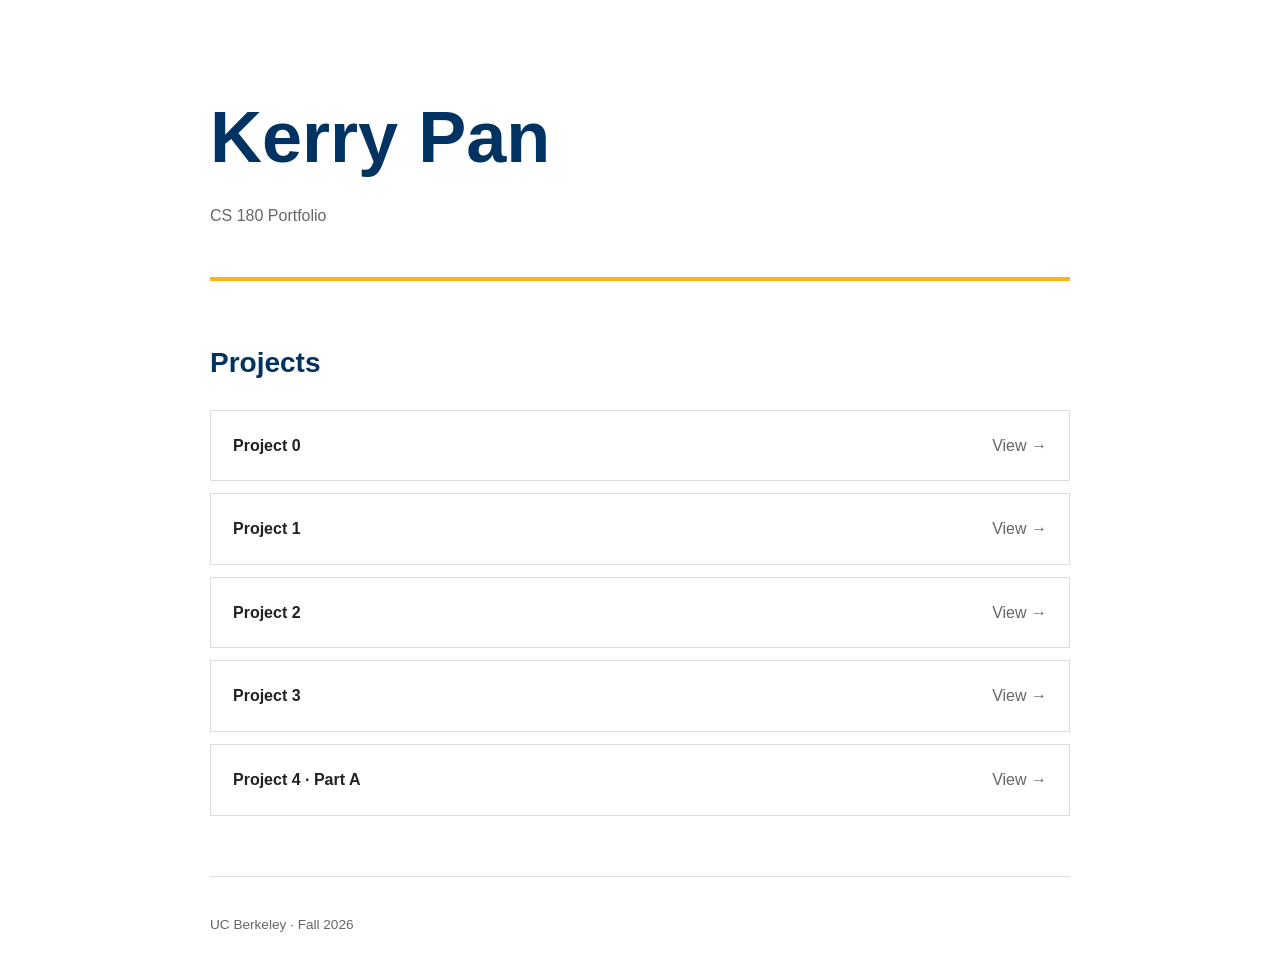
<file: index.html>
<!DOCTYPE html>
<html lang="en">
<head>
    <meta charset="UTF-8">
    <meta name="viewport" content="width=device-width, initial-scale=1.0">
    <title>Kerry Pan — CS180</title>
    <link rel="stylesheet" href="./styles.css">
</head>
<body>
    <header>
        <h1>Kerry Pan</h1>
        <p>CS 180 Portfolio</p>
    </header>

    <main>
        <section>
            <h2>Projects</h2>
            <div class="project-list">
                <a href="./0/index.html">
                    <strong>Project 0</strong>
                    <span>View →</span>
                </a>
                <a href="./1/index.html">
                    <strong>Project 1</strong>
                    <span>View →</span>
                </a>
                <a href="./2/index.html">
                    <strong>Project 2</strong>
                    <span>View →</span>
                </a>
                <a href="./3/index.html">
                    <strong>Project 3</strong>
                    <span>View →</span>
                </a>
                <a href="./4/index.html">
                    <strong>Project 4 · Part A</strong>
                    <span>View →</span>
                </a>
            </div>
        </section>
    </main>

    <footer>
        <p>UC Berkeley · Fall 2026</p>
    </footer>
</body>
</html>
</file>
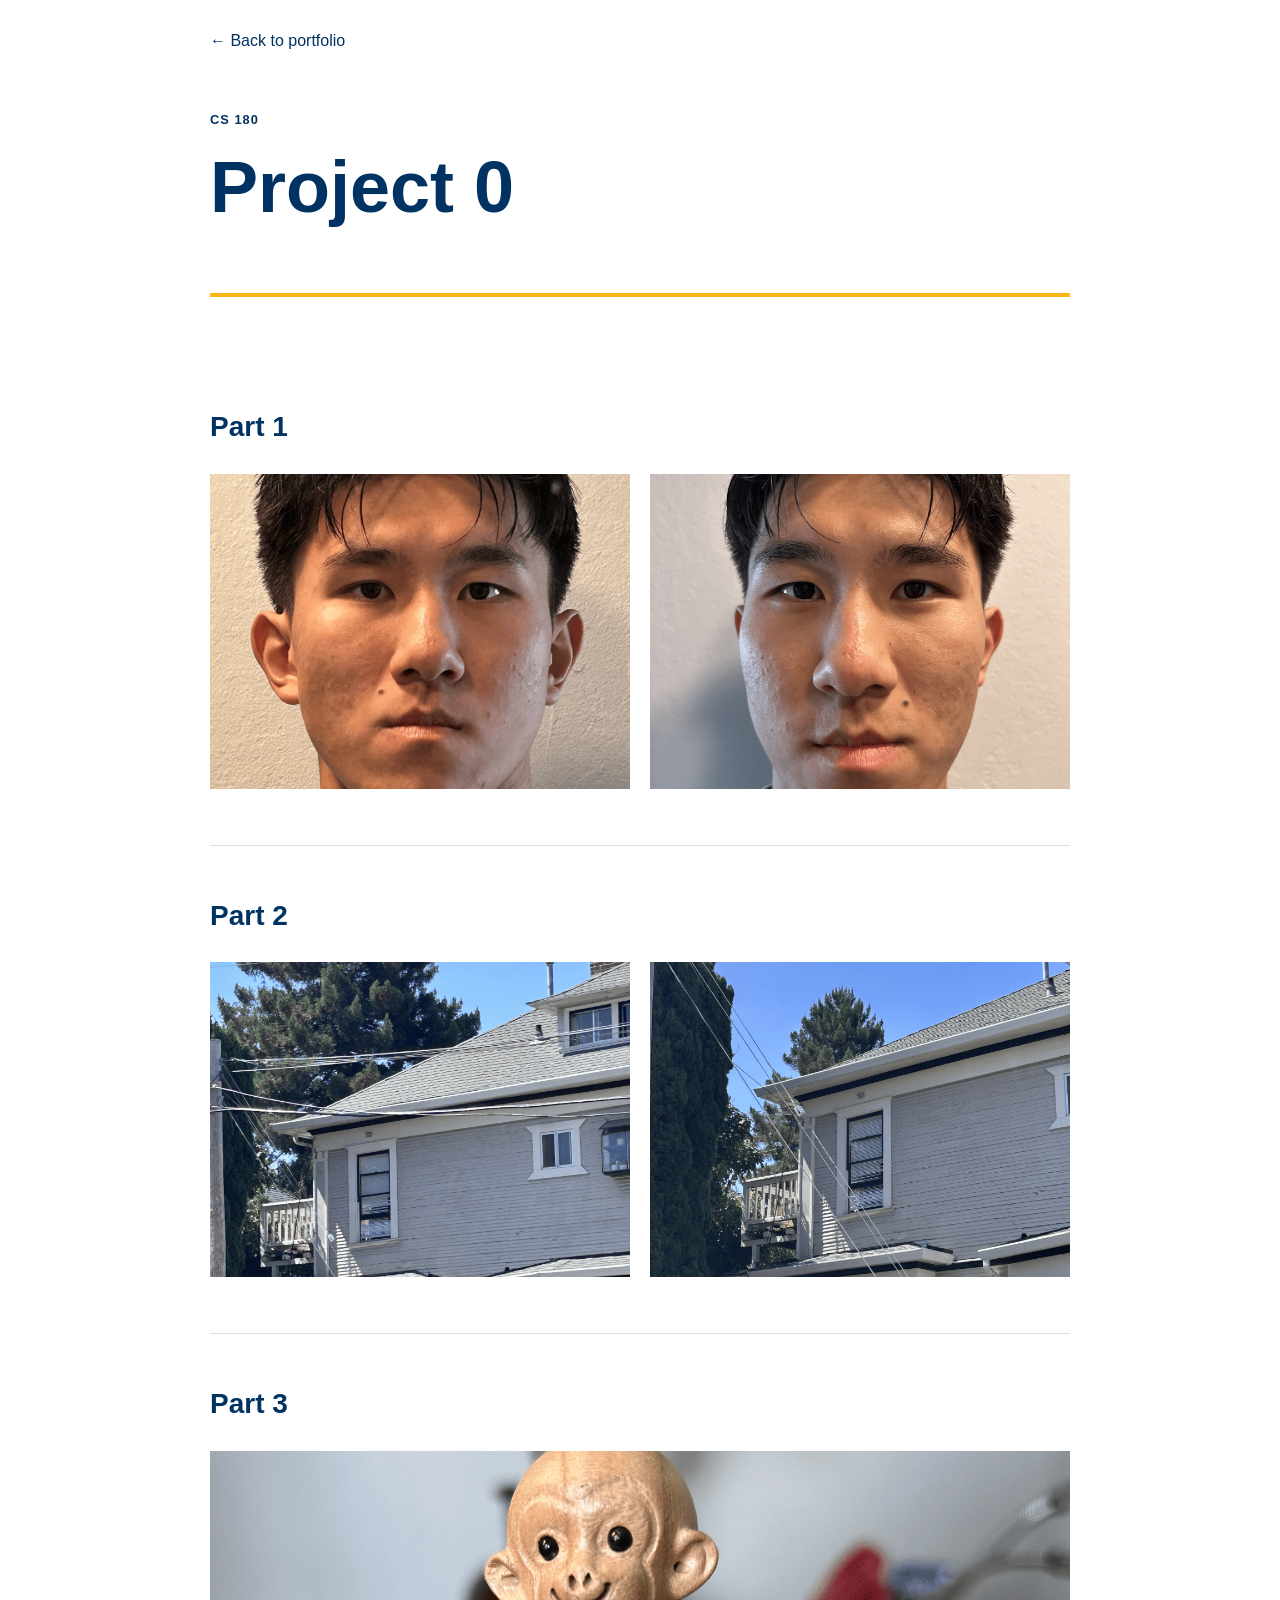
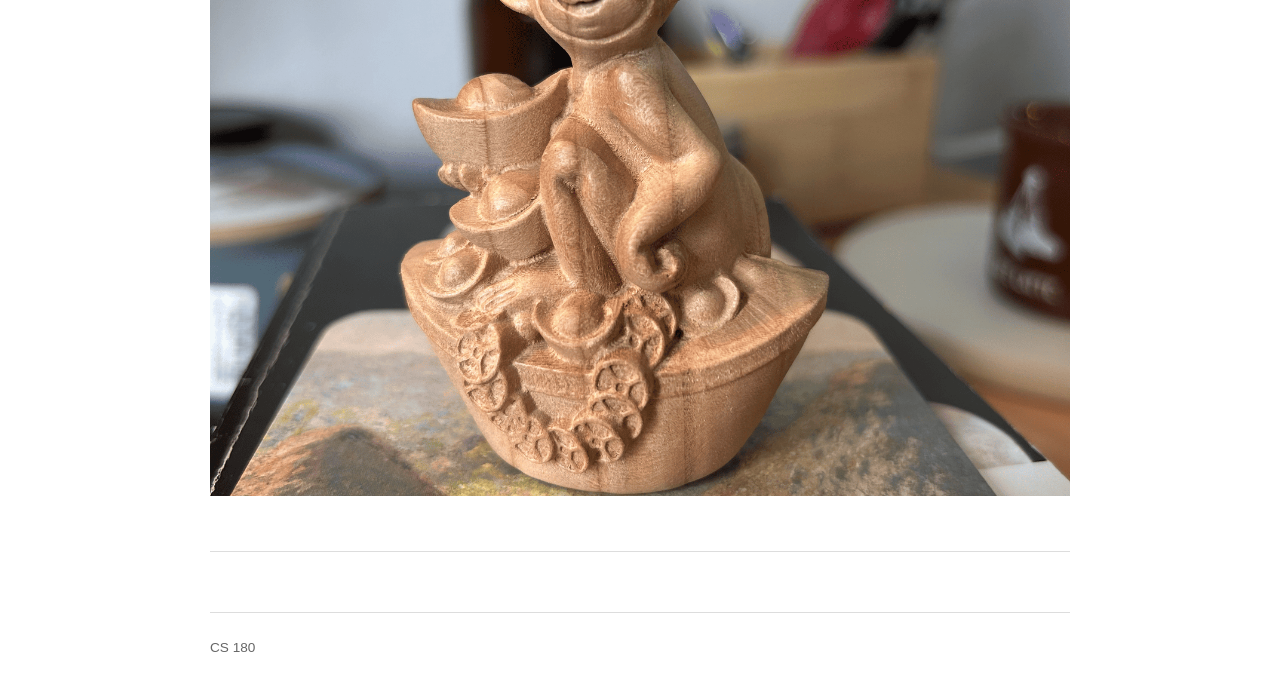
<file: 0/index.html>
<!DOCTYPE html>
<html lang="en">
<head>
    <meta charset="UTF-8">
    <meta name="viewport" content="width=device-width, initial-scale=1.0">
    <title>Project 0 — Kerry Pan</title>
    <link rel="stylesheet" href="../styles.css">
    <link rel="stylesheet" href="../1/project.css">
</head>
<body>
    <nav><a href="../index.html">← Back to portfolio</a></nav>

    <header>
        <p>CS 180</p>
        <h1>Project 0</h1>
    </header>

    <main>
        <section>
            <h2>Part 1</h2>
            <div class="gallery two">
                <figure><img src="./media/IMG_0538.png" alt="Project 0 image"></figure>
                <figure><img src="./media/IMG_0540.png" alt="Project 0 image"></figure>
            </div>
        </section>

        <section>
            <h2>Part 2</h2>
            <div class="gallery two">
                <figure><img src="./media/IMG_0554.png" alt="Project 0 image"></figure>
                <figure><img src="./media/IMG_0556.png" alt="Project 0 image"></figure>
            </div>
        </section>

        <section>
            <h2>Part 3</h2>
            <figure><img src="./media/ezgif.com-gif-maker.gif" alt="Project 0 animation"></figure>
        </section>
    </main>

    <footer>CS 180</footer>
</body>
</html>
</file>
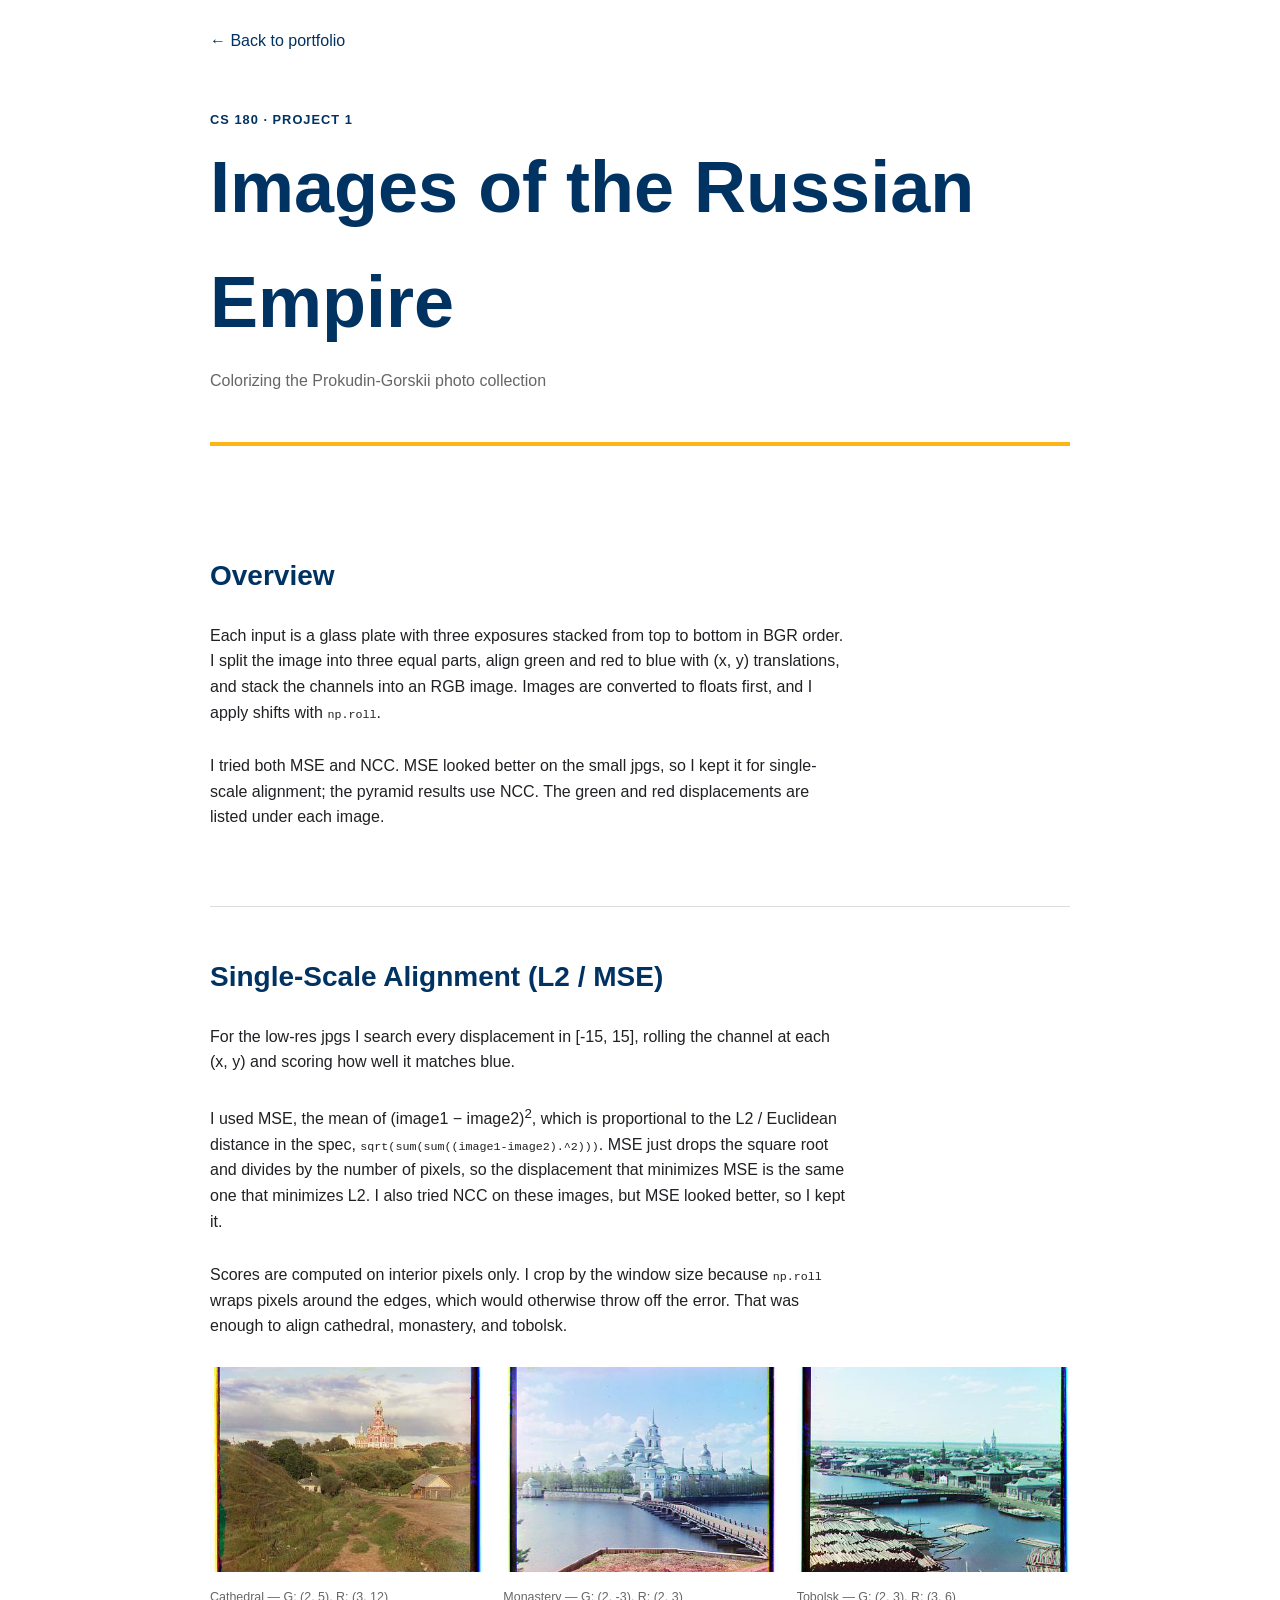
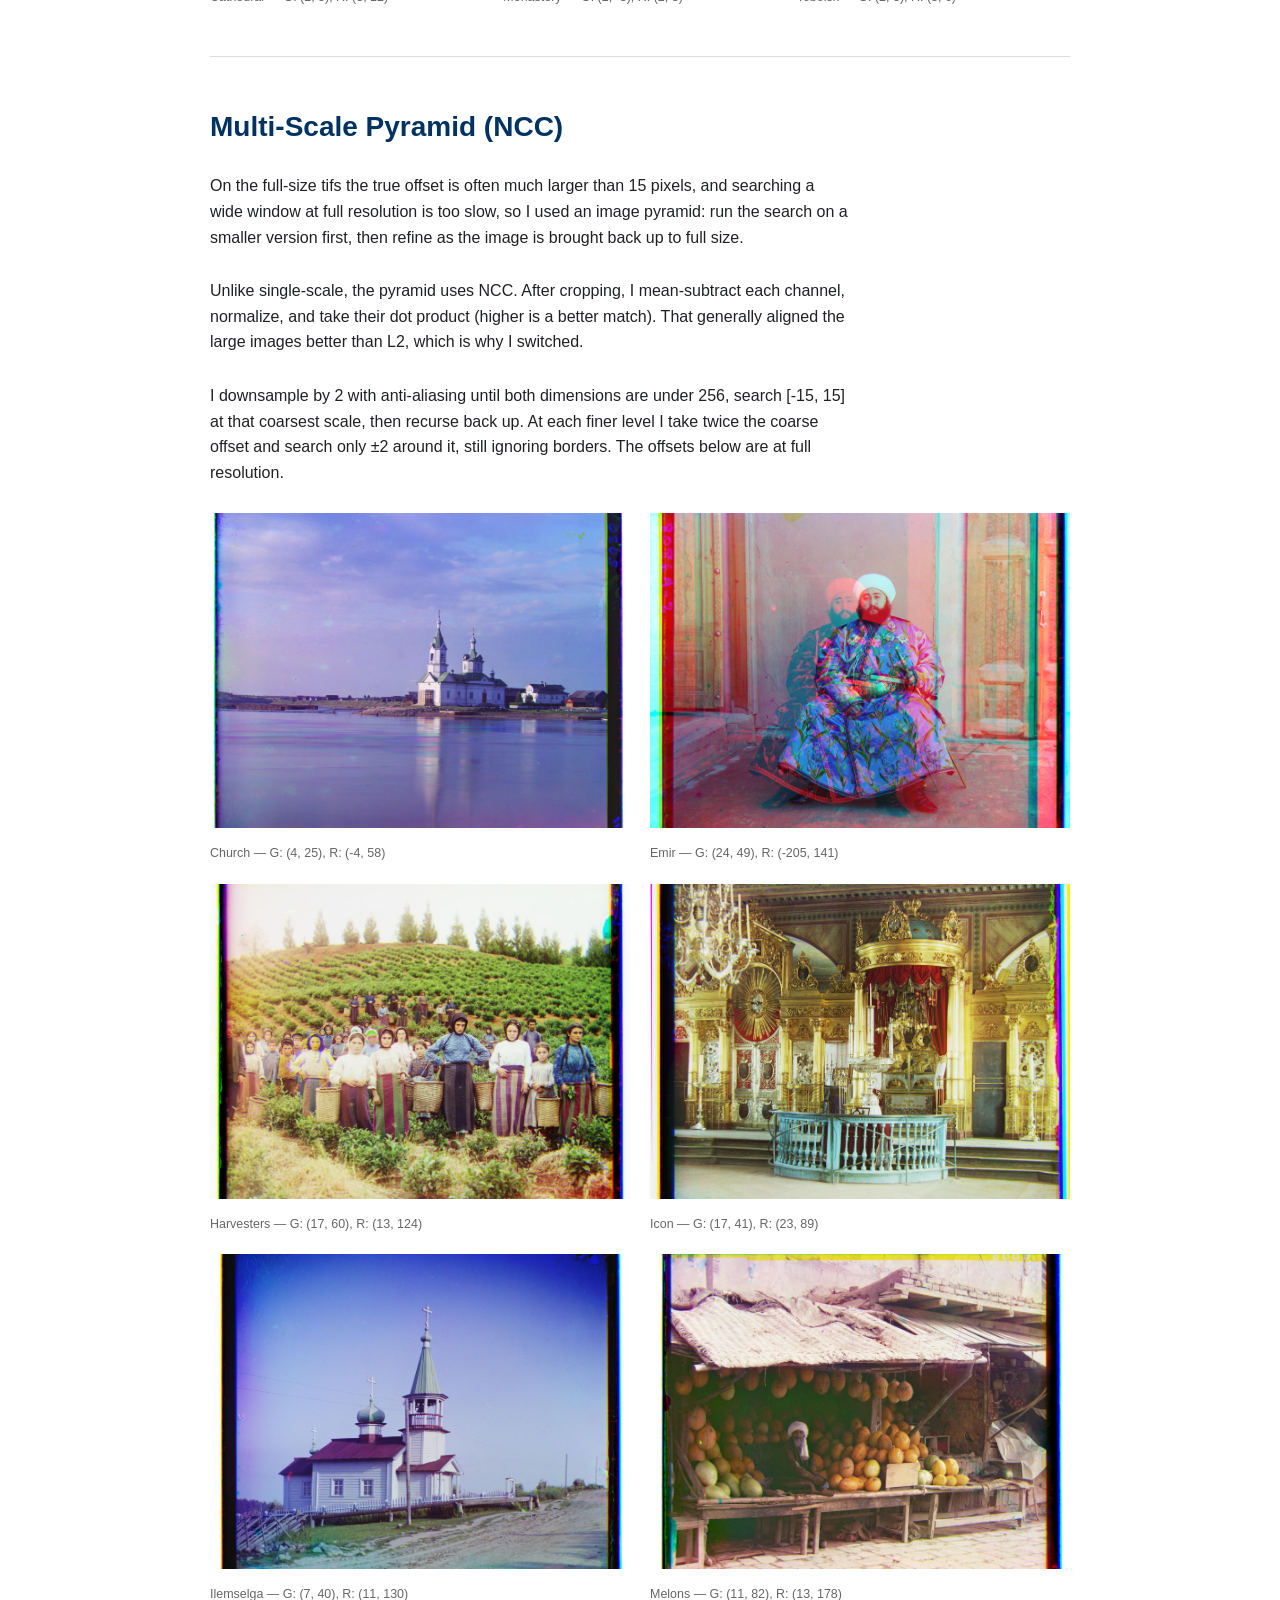
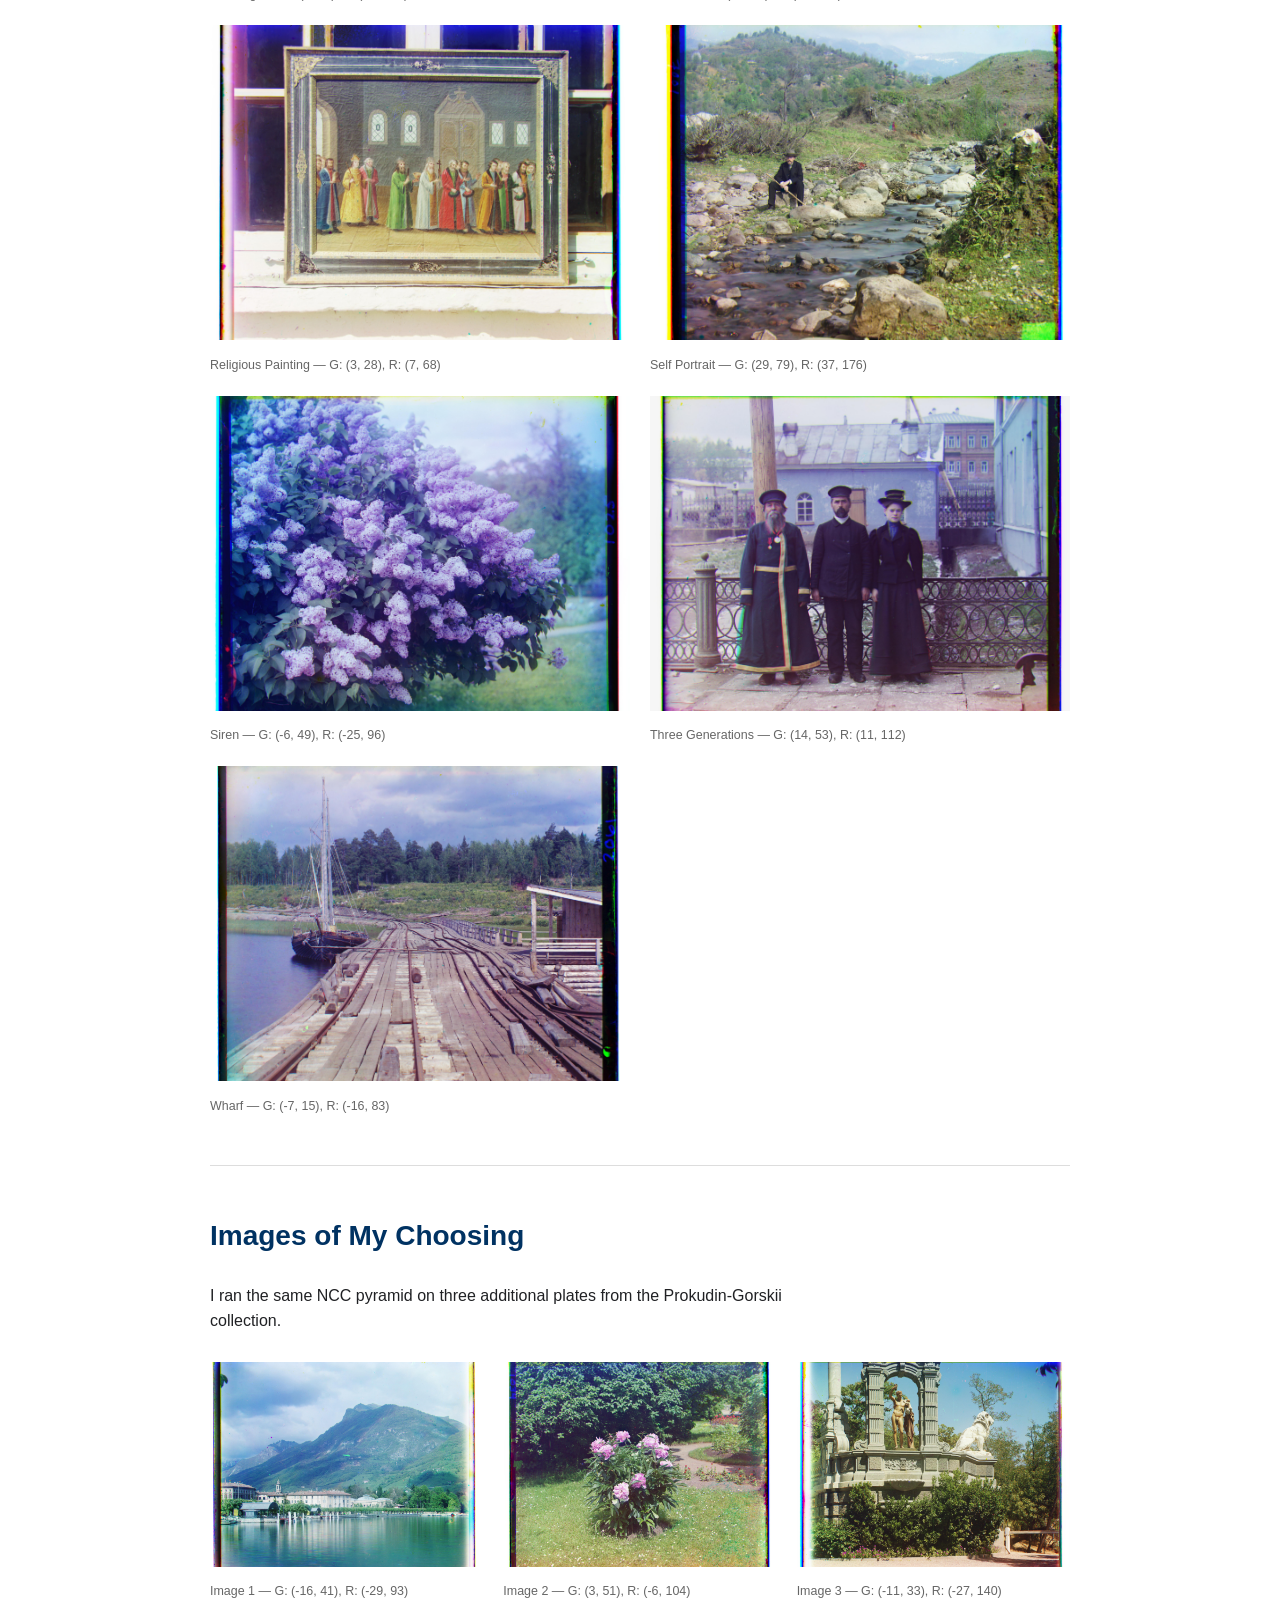
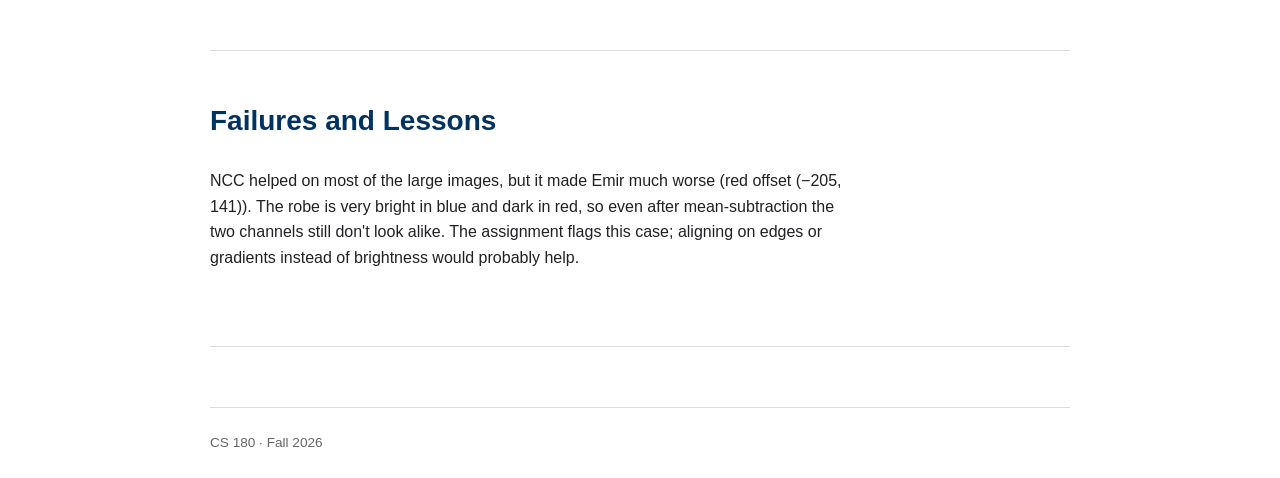
<file: 1/index.html>
<!DOCTYPE html>
<html lang="en">
<head>
    <meta charset="UTF-8">
    <meta name="viewport" content="width=device-width, initial-scale=1.0">
    <title>Project 1 — Images of the Russian Empire</title>
    <link rel="stylesheet" href="../styles.css">
    <link rel="stylesheet" href="./project.css">
</head>
<body>
    <nav><a href="../index.html">← Back to portfolio</a></nav>

    <header>
        <p>CS 180 · Project 1</p>
        <h1>Images of the Russian Empire</h1>
        <p>Colorizing the Prokudin-Gorskii photo collection</p>
    </header>

    <main>
        <section>
            <h2>Overview</h2>
            <p>
                Each input is a glass plate with three exposures stacked from top
                to bottom in BGR order. I split the image into three equal parts,
                align green and red to blue with (x, y) translations, and stack
                the channels into an RGB image. Images are converted to floats
                first, and I apply shifts with <code>np.roll</code>.
            </p>
            <p>
                I tried both MSE and NCC. MSE looked better on the small jpgs, so
                I kept it for single-scale alignment; the pyramid results use NCC.
                The green and red displacements are listed under each image.
            </p>
        </section>

        <section>
            <h2>Single-Scale Alignment (L2 / MSE)</h2>
            <p>
                For the low-res jpgs I search every displacement in [-15, 15],
                rolling the channel at each (x, y) and scoring how well it matches
                blue.
            </p>
            <p>
                I used MSE, the mean of (image1 − image2)<sup>2</sup>, which is
                proportional to the L2 / Euclidean distance in the spec,
                <code>sqrt(sum(sum((image1-image2).^2)))</code>. MSE just drops the
                square root and divides by the number of pixels, so the displacement
                that minimizes MSE is the same one that minimizes L2. I also tried
                NCC on these images, but MSE looked better, so I kept it.
            </p>
            <p>
                Scores are computed on interior pixels only. I crop by the window
                size because <code>np.roll</code> wraps pixels around the edges,
                which would otherwise throw off the error. That was enough to align
                cathedral, monastery, and tobolsk.
            </p>
            <div class="gallery three">
                <figure>
                    <img src="./media/cathedral.jpg" alt="Cathedral">
                    <figcaption>Cathedral — G: (2, 5), R: (3, 12)</figcaption>
                </figure>
                <figure>
                    <img src="./media/monastery.jpg" alt="Monastery">
                    <figcaption>Monastery — G: (2, -3), R: (2, 3)</figcaption>
                </figure>
                <figure>
                    <img src="./media/tobolsk.jpg" alt="Tobolsk">
                    <figcaption>Tobolsk — G: (2, 3), R: (3, 6)</figcaption>
                </figure>
            </div>
        </section>

        <section>
            <h2>Multi-Scale Pyramid (NCC)</h2>
            <p>
                On the full-size tifs the true offset is often much larger than 15
                pixels, and searching a wide window at full resolution is too slow,
                so I used an image pyramid: run the search on a smaller version
                first, then refine as the image is brought back up to full size.
            </p>
            <p>
                Unlike single-scale, the pyramid uses NCC. After cropping, I
                mean-subtract each channel, normalize, and take their dot product
                (higher is a better match). That generally aligned the large images
                better than L2, which is why I switched.
            </p>
            <p>
                I downsample by 2 with anti-aliasing until both dimensions are under
                256, search [-15, 15] at that coarsest scale, then recurse back up.
                At each finer level I take twice the coarse offset and search only
                ±2 around it, still ignoring borders. The offsets below are at full
                resolution.
            </p>
            <div class="gallery two">
                <figure>
                    <img src="./media/church.jpg" alt="Church">
                    <figcaption>Church — G: (4, 25), R: (-4, 58)</figcaption>
                </figure>
                <figure>
                    <img src="./media/emir.jpg" alt="Emir">
                    <figcaption>Emir — G: (24, 49), R: (-205, 141)</figcaption>
                </figure>
                <figure>
                    <img src="./media/harvesters.jpg" alt="Harvesters">
                    <figcaption>Harvesters — G: (17, 60), R: (13, 124)</figcaption>
                </figure>
                <figure>
                    <img src="./media/icon.jpg" alt="Icon">
                    <figcaption>Icon — G: (17, 41), R: (23, 89)</figcaption>
                </figure>
                <figure>
                    <img src="./media/ilemselga.jpg" alt="Ilemselga">
                    <figcaption>Ilemselga — G: (7, 40), R: (11, 130)</figcaption>
                </figure>
                <figure>
                    <img src="./media/melons.jpg" alt="Melons">
                    <figcaption>Melons — G: (11, 82), R: (13, 178)</figcaption>
                </figure>
                <figure>
                    <img src="./media/religous_painting.jpg" alt="Religious painting">
                    <figcaption>Religious Painting — G: (3, 28), R: (7, 68)</figcaption>
                </figure>
                <figure>
                    <img src="./media/self_portrait.jpg" alt="Self portrait">
                    <figcaption>Self Portrait — G: (29, 79), R: (37, 176)</figcaption>
                </figure>
                <figure>
                    <img src="./media/siren.jpg" alt="Siren">
                    <figcaption>Siren — G: (-6, 49), R: (-25, 96)</figcaption>
                </figure>
                <figure>
                    <img src="./media/three_generations.jpg" alt="Three generations">
                    <figcaption>Three Generations — G: (14, 53), R: (11, 112)</figcaption>
                </figure>
                <figure>
                    <img src="./media/wharf.jpg" alt="Wharf">
                    <figcaption>Wharf — G: (-7, 15), R: (-16, 83)</figcaption>
                </figure>
            </div>
        </section>

        <section>
            <h2>Images of My Choosing</h2>
            <p>
                I ran the same NCC pyramid on three additional plates from the
                Prokudin-Gorskii collection.
            </p>
            <div class="gallery three">
                <figure><img src="./media/img1.jpg" alt="Chosen image 1"><figcaption>Image 1 — G: (-16, 41), R: (-29, 93)</figcaption></figure>
                <figure><img src="./media/img2.jpg" alt="Chosen image 2"><figcaption>Image 2 — G: (3, 51), R: (-6, 104)</figcaption></figure>
                <figure><img src="./media/img3.jpg" alt="Chosen image 3"><figcaption>Image 3 — G: (-11, 33), R: (-27, 140)</figcaption></figure>
            </div>
        </section>

        <section>
            <h2>Failures and Lessons</h2>
            <p>
                NCC helped on most of the large images, but it made Emir much worse
                (red offset (−205, 141)). The robe is very bright in blue and dark
                in red, so even after mean-subtraction the two channels still don't
                look alike. The assignment flags this case; aligning on edges or
                gradients instead of brightness would probably help.
            </p>
        </section>
    </main>

    <footer>CS 180 · Fall 2026</footer>
</body>
</html>
</file>
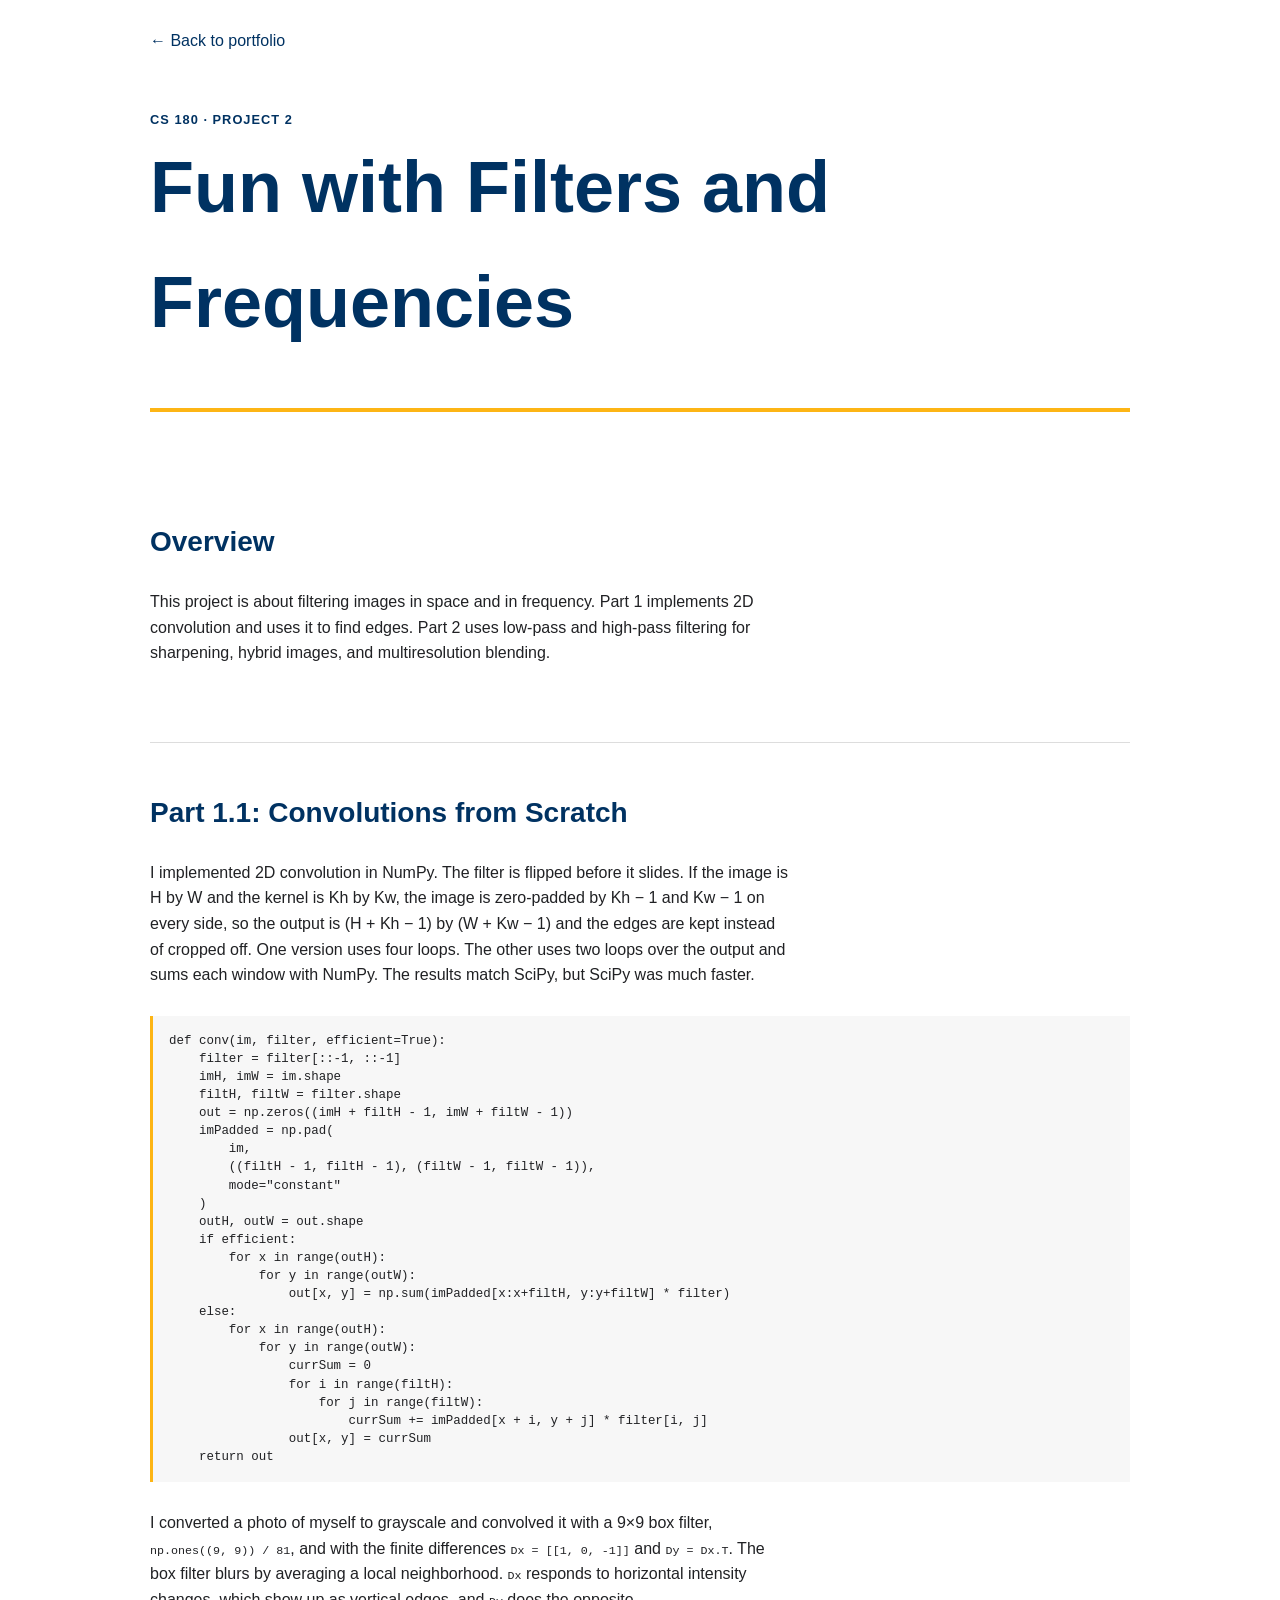
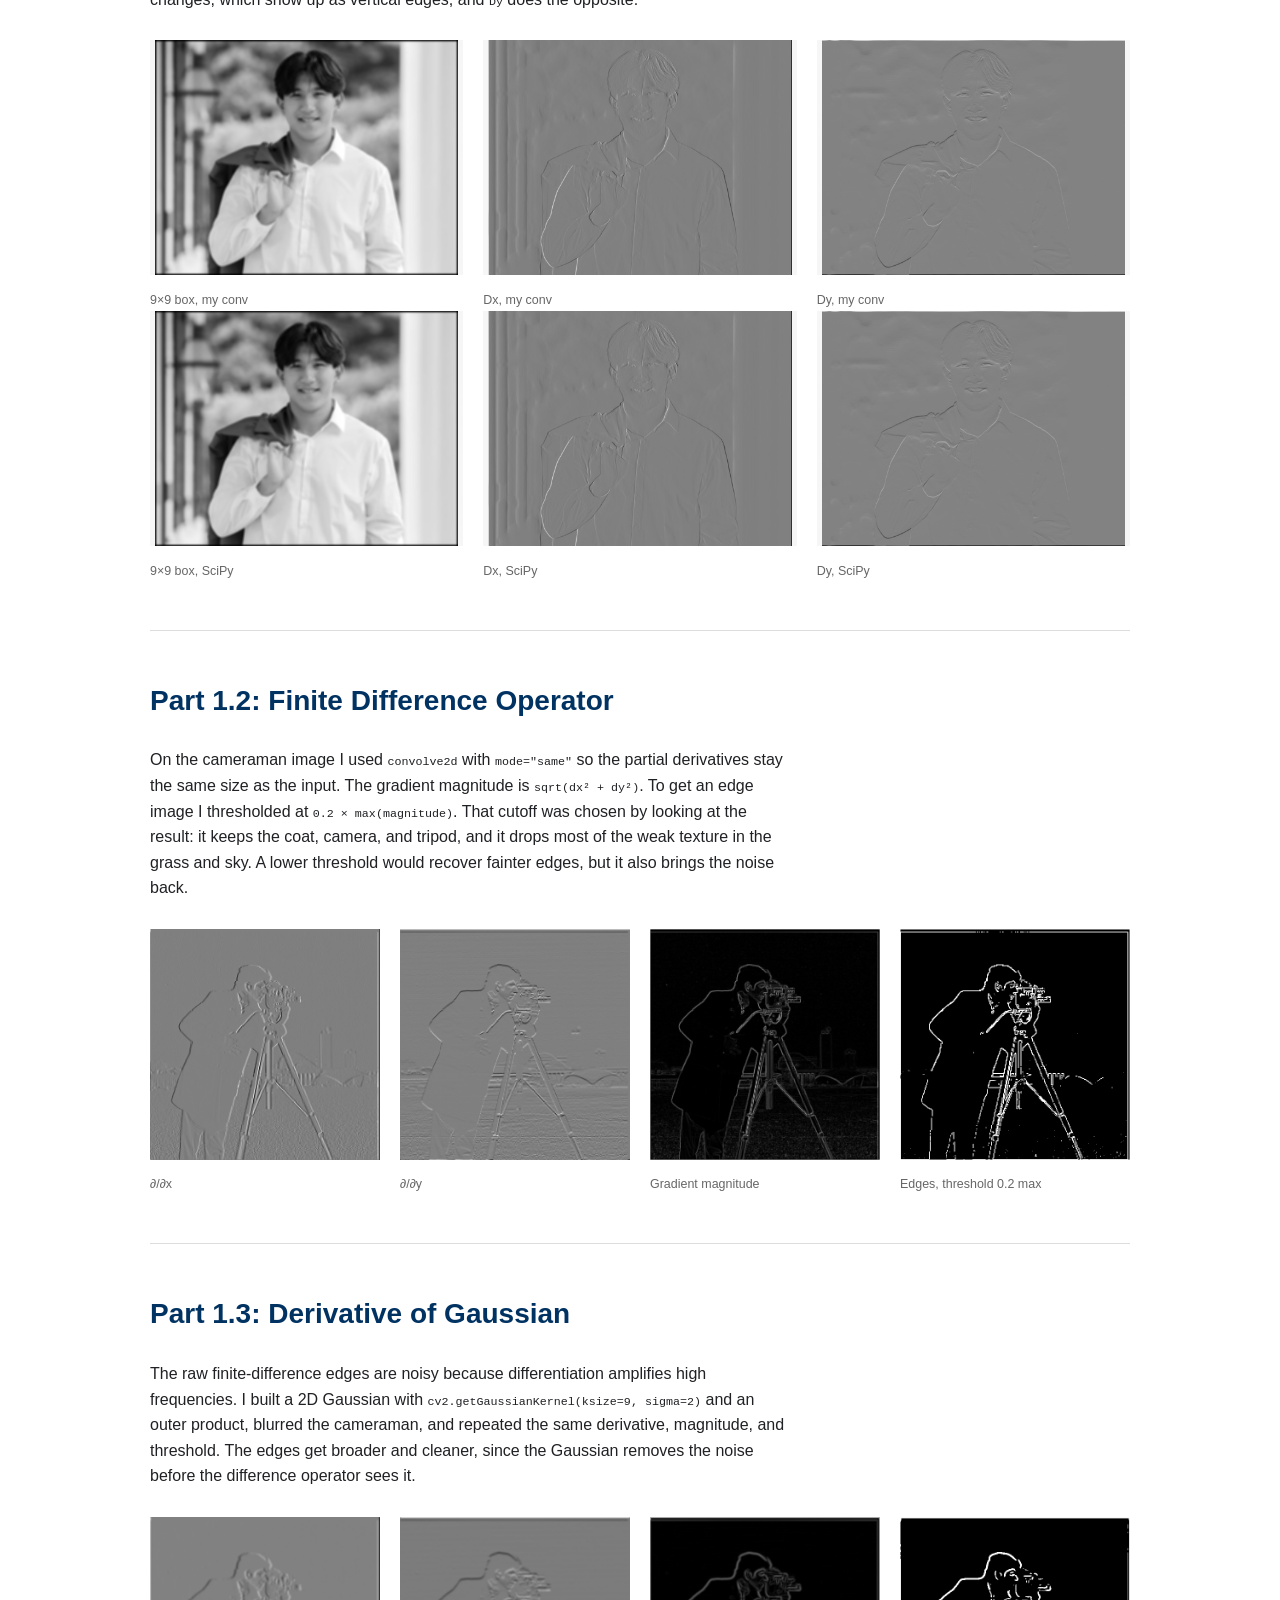
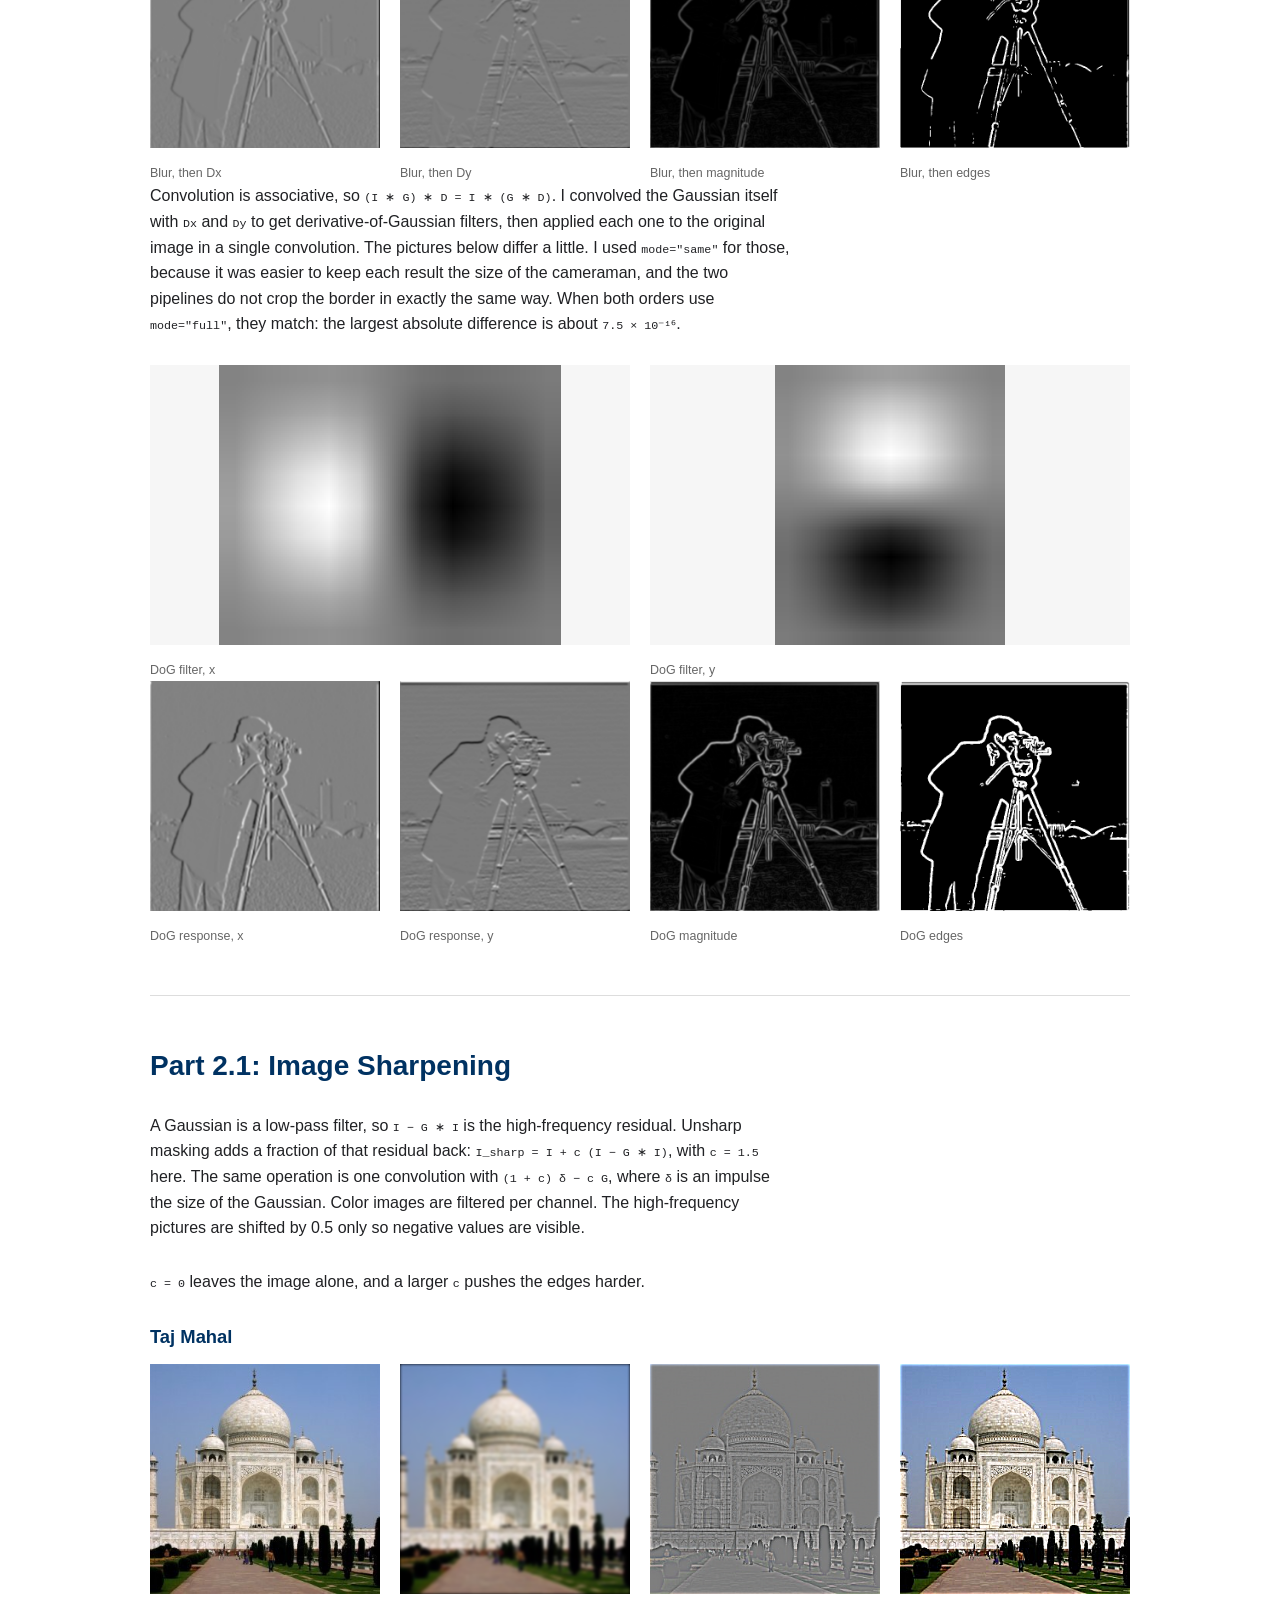
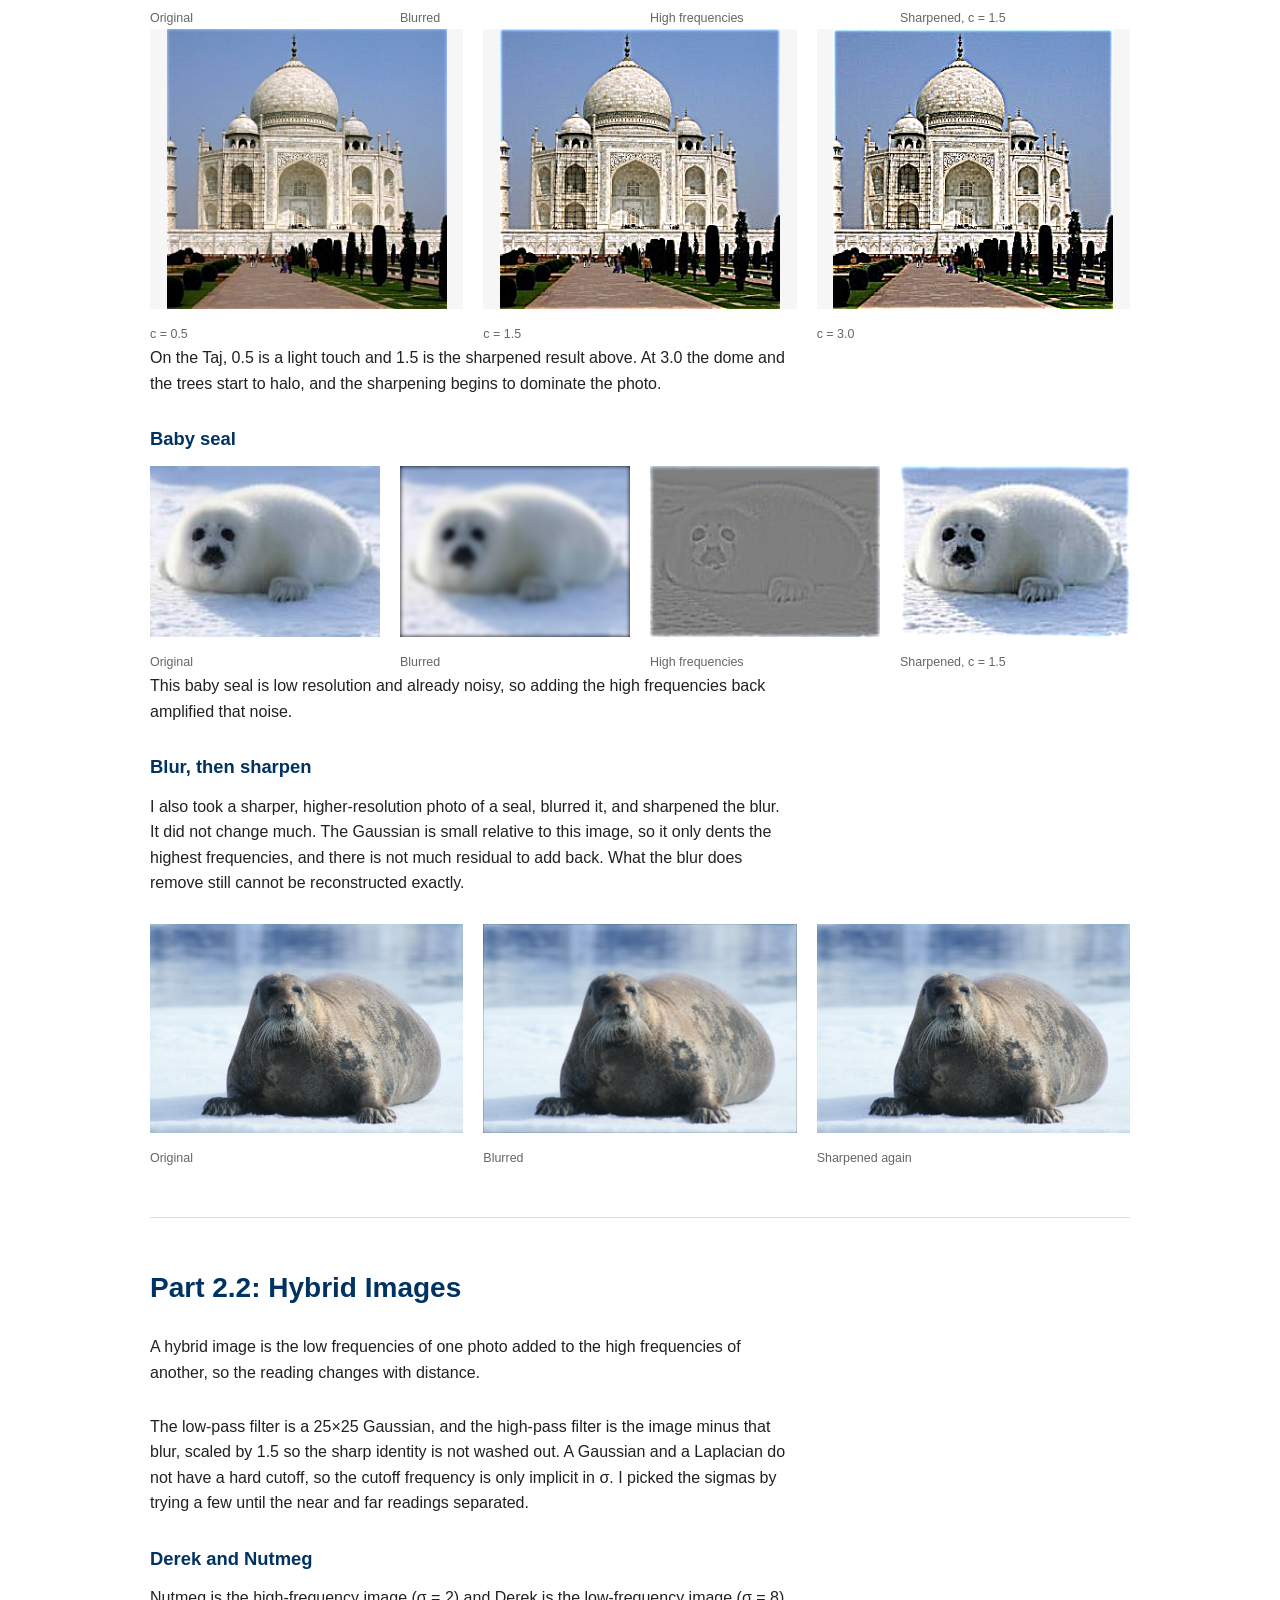
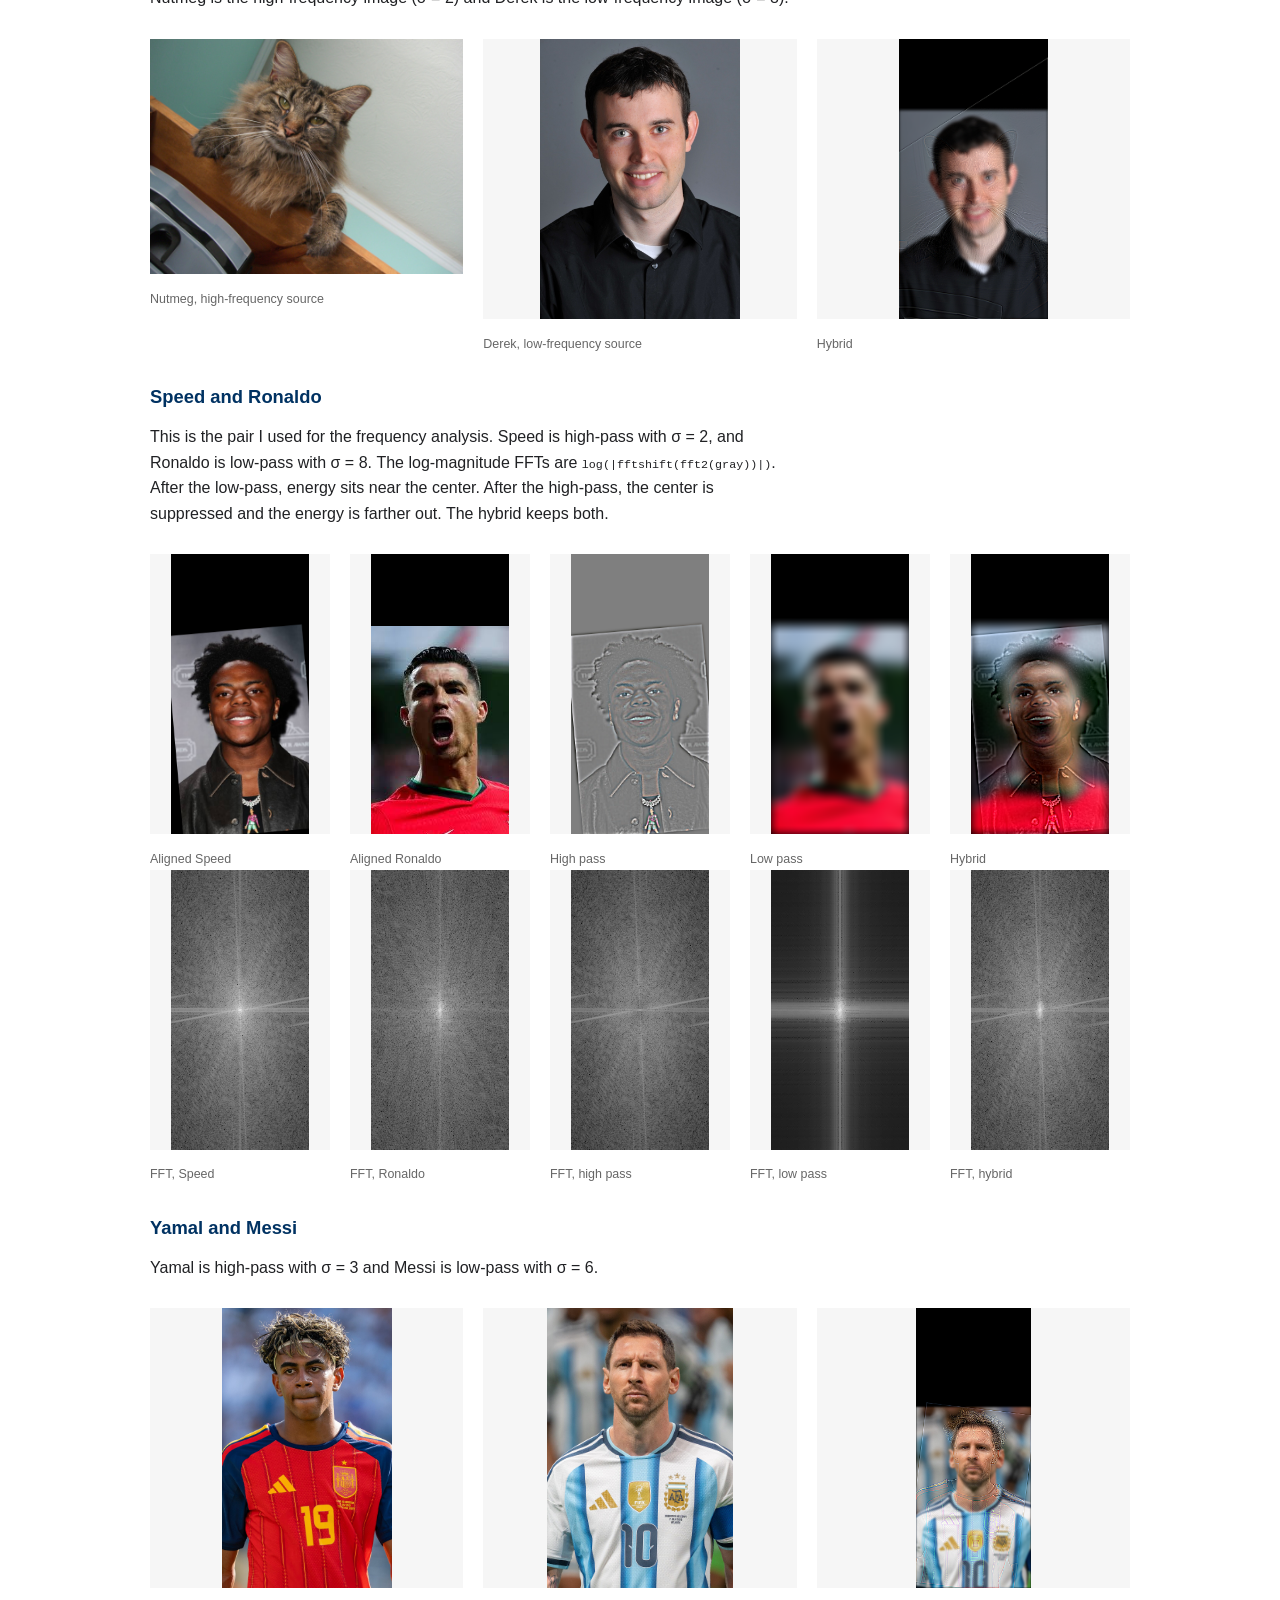
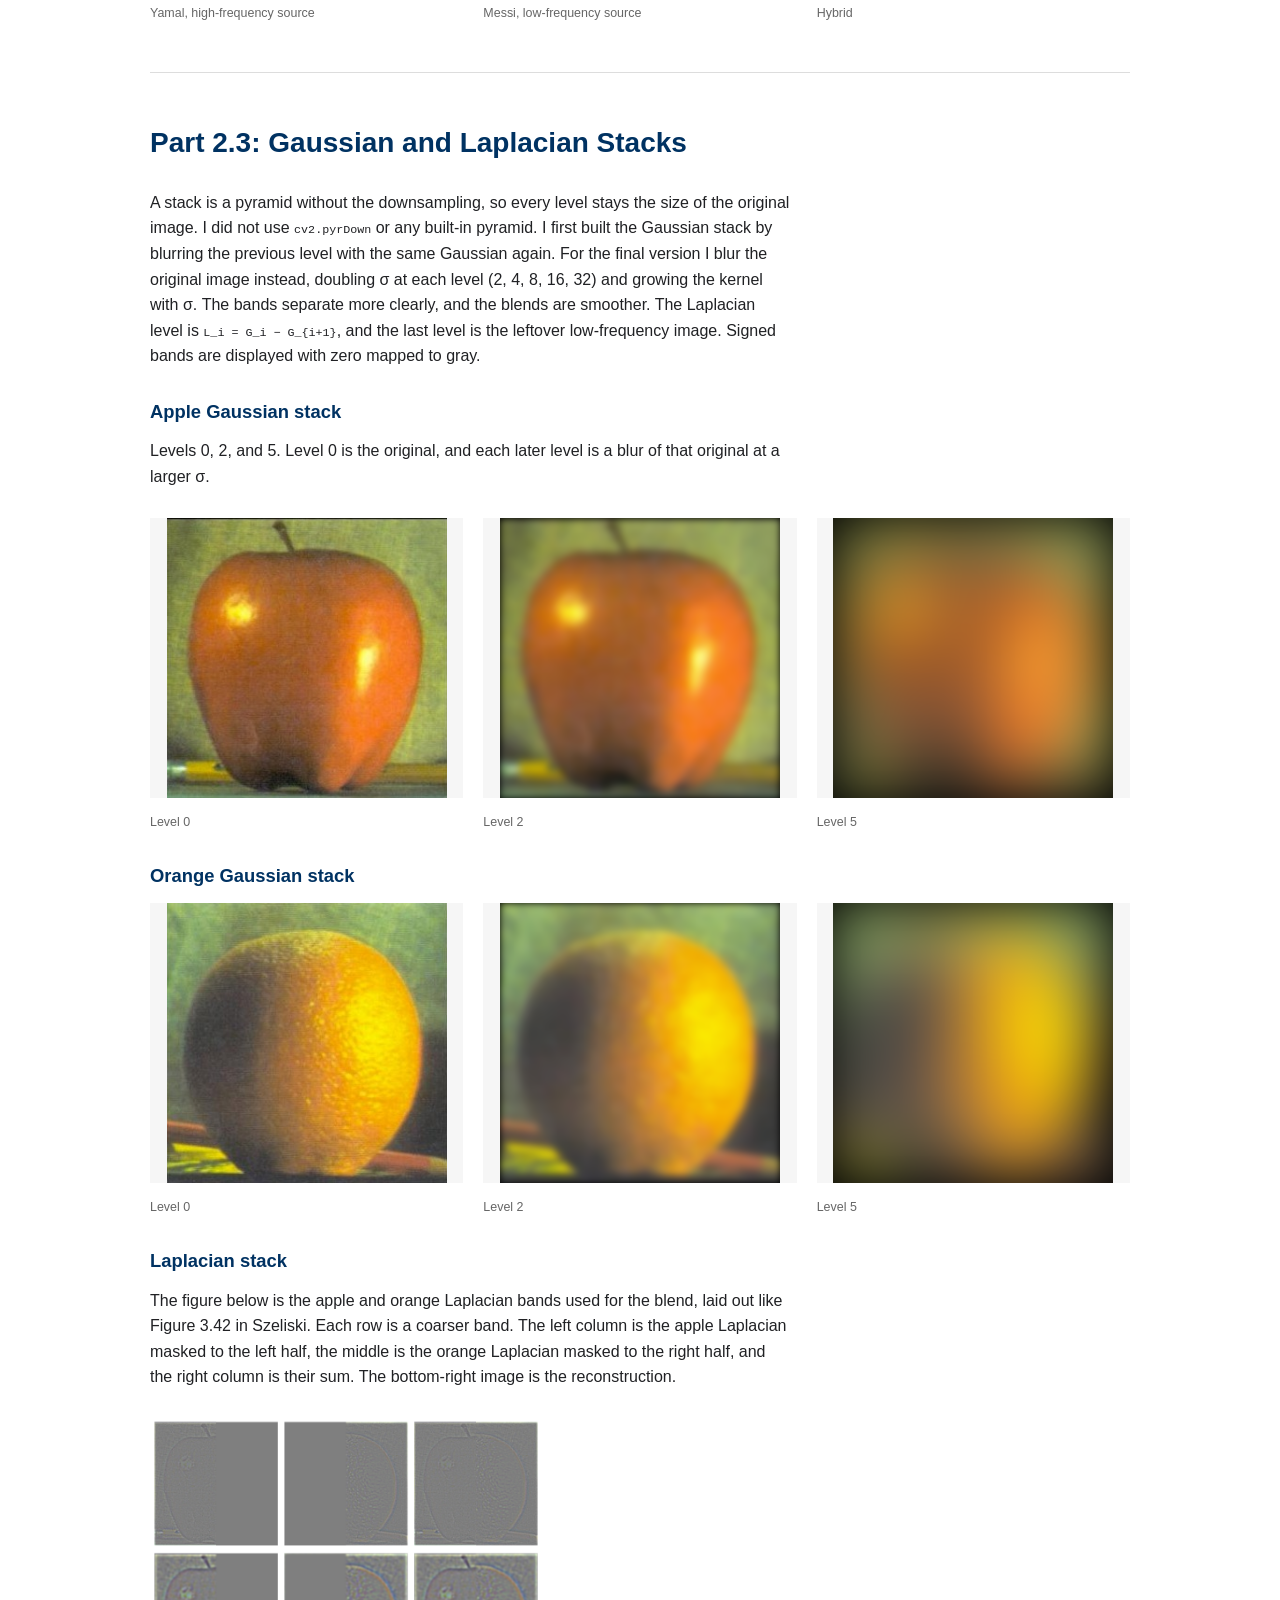
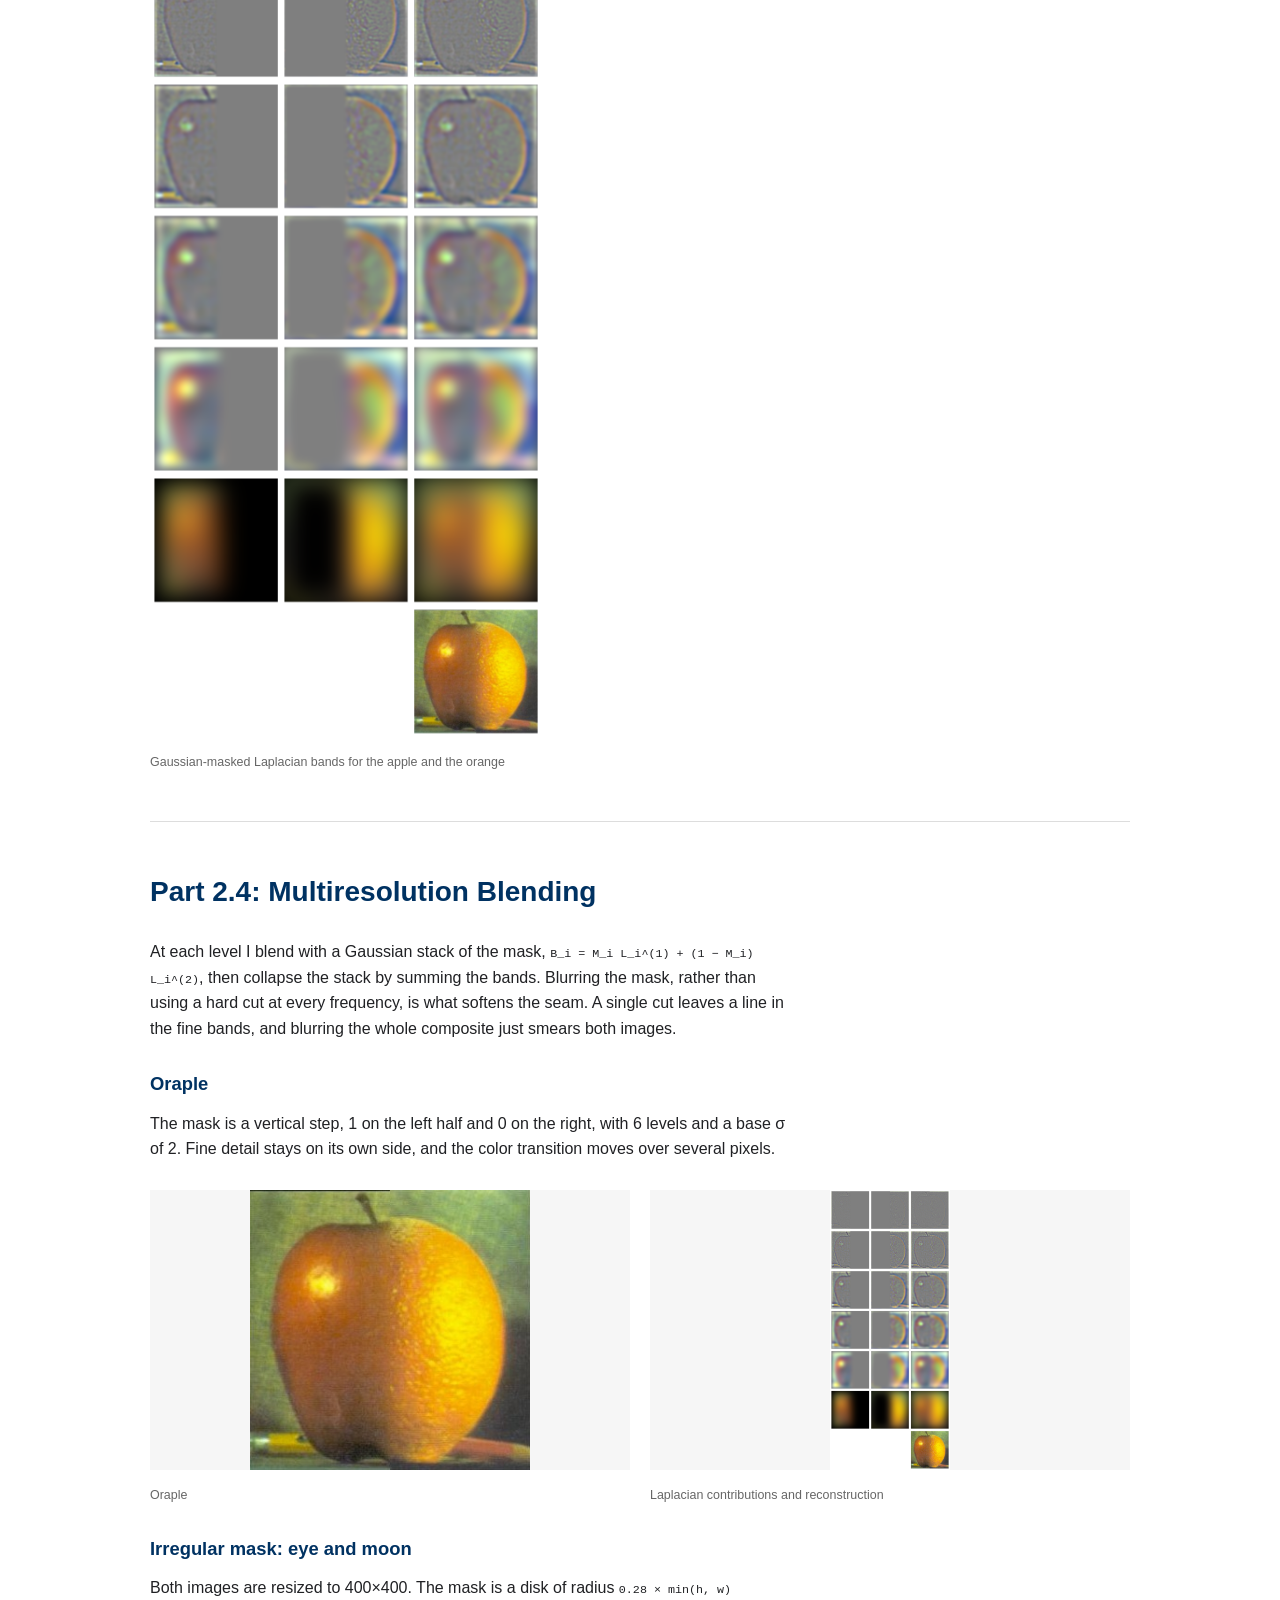
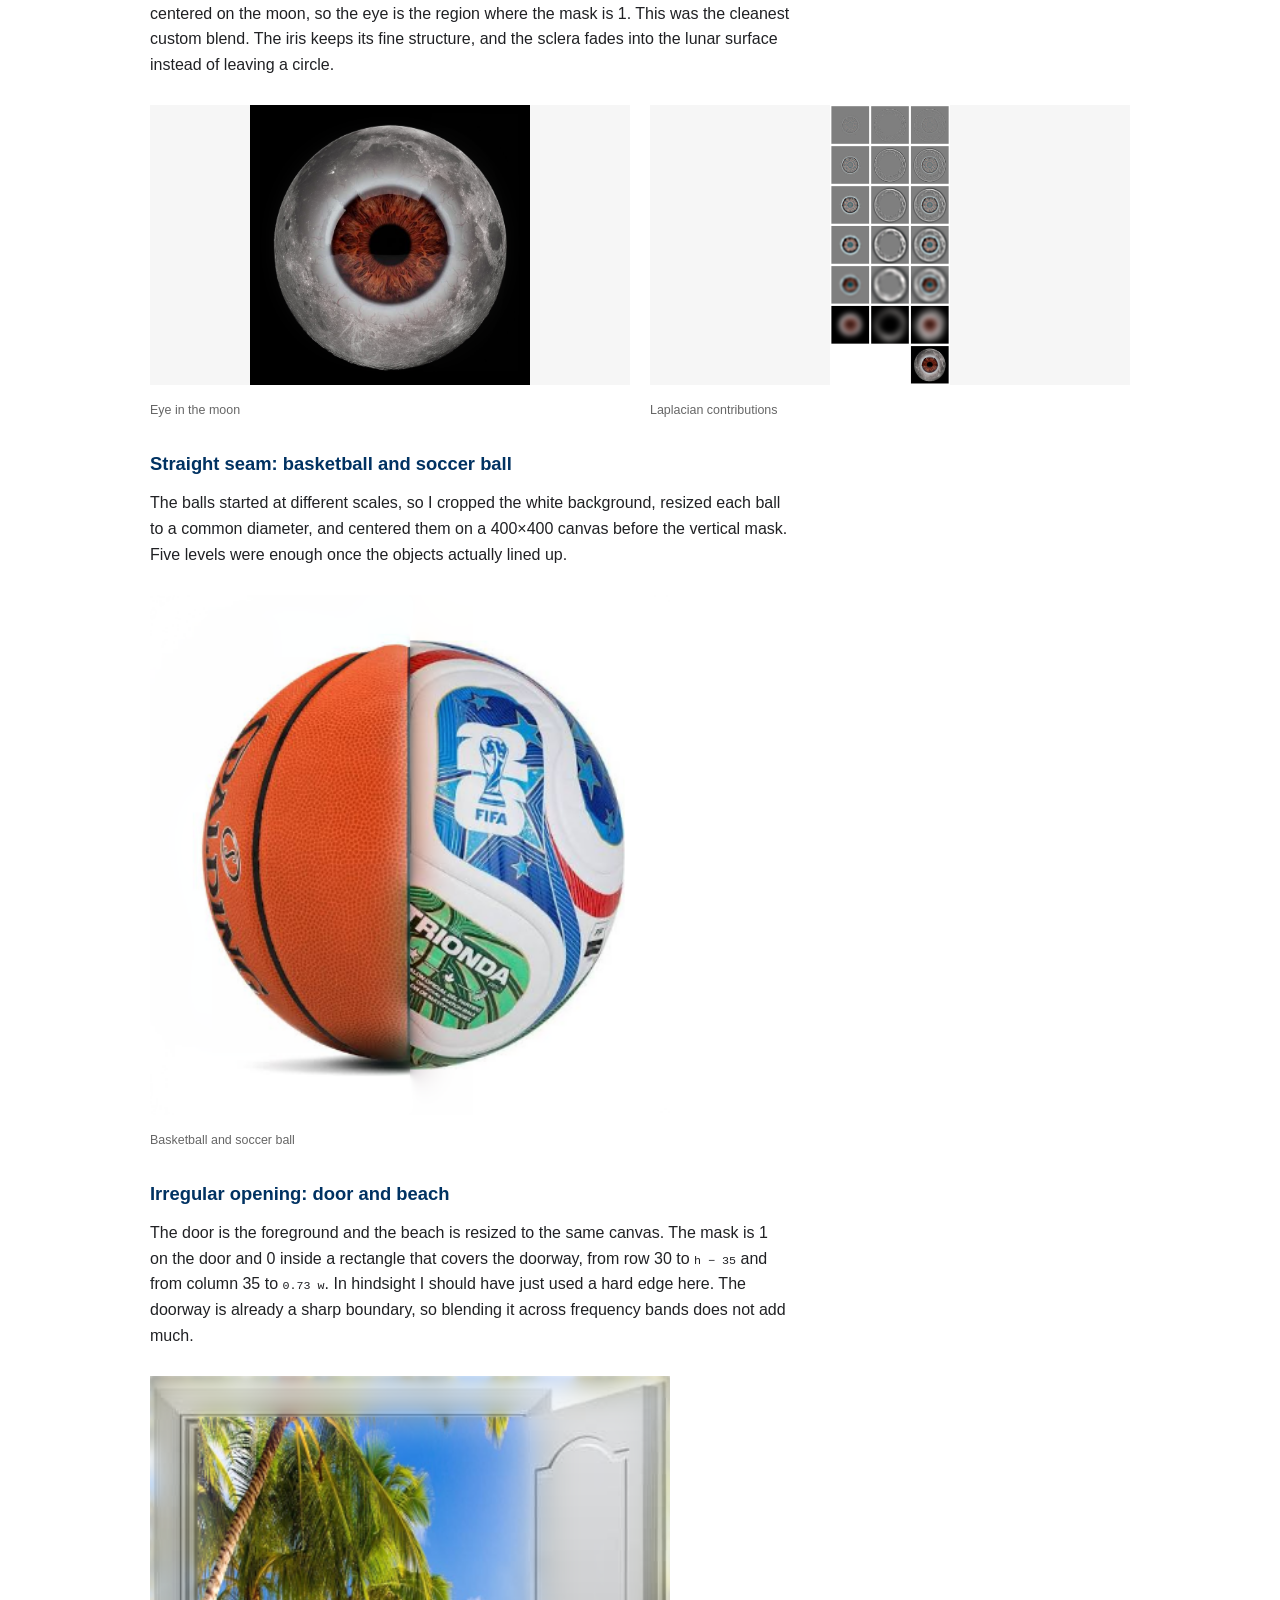
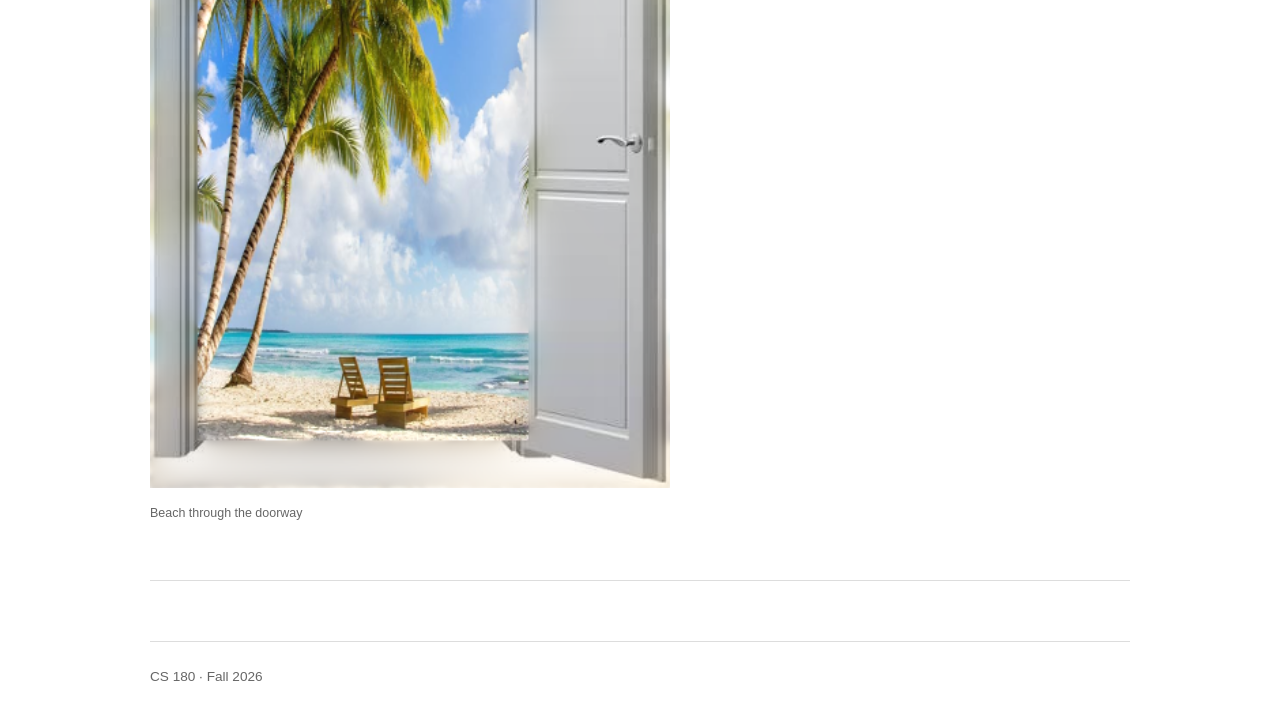
<file: 2/index.html>
<!DOCTYPE html>
<html lang="en">
<head>
    <meta charset="UTF-8">
    <meta name="viewport" content="width=device-width, initial-scale=1.0">
    <title>Project 2 — Fun with Filters and Frequencies</title>
    <link rel="stylesheet" href="../styles.css">
    <link rel="stylesheet" href="../1/project.css">
    <link rel="stylesheet" href="./project.css">
</head>
<body class="wide">
    <nav><a href="../index.html">← Back to portfolio</a></nav>

    <header>
        <p>CS 180 · Project 2</p>
        <h1>Fun with Filters and Frequencies</h1>
    </header>

    <main>
        <section>
            <h2>Overview</h2>
            <p>
                This project is about filtering images in space and in frequency.
                Part 1 implements 2D convolution and uses it to
                find edges. Part 2 uses low-pass and high-pass filtering for
                sharpening, hybrid images, and multiresolution blending.
            </p>
        </section>

        <section>
            <h2>Part 1.1: Convolutions from Scratch</h2>
            <p>
                I implemented 2D convolution in NumPy. The filter is flipped
                before it slides. If the image is H by W and the kernel is Kh by
                Kw, the image is zero-padded by Kh − 1 and Kw − 1 on every side,
                so the output is (H + Kh − 1) by (W + Kw − 1) and the edges are
                kept instead of cropped off. One version uses four loops. The
                other uses two loops over the output and sums each window with
                NumPy. The results match SciPy, but SciPy was much faster.
            </p>
<pre>def conv(im, filter, efficient=True):
    filter = filter[::-1, ::-1]
    imH, imW = im.shape
    filtH, filtW = filter.shape
    out = np.zeros((imH + filtH - 1, imW + filtW - 1))
    imPadded = np.pad(
        im,
        ((filtH - 1, filtH - 1), (filtW - 1, filtW - 1)),
        mode="constant"
    )
    outH, outW = out.shape
    if efficient:
        for x in range(outH):
            for y in range(outW):
                out[x, y] = np.sum(imPadded[x:x+filtH, y:y+filtW] * filter)
    else:
        for x in range(outH):
            for y in range(outW):
                currSum = 0
                for i in range(filtH):
                    for j in range(filtW):
                        currSum += imPadded[x + i, y + j] * filter[i, j]
                out[x, y] = currSum
    return out</pre>
            <p>
                I converted a photo of myself to grayscale and convolved it with
                a 9×9 box filter, <code>np.ones((9, 9)) / 81</code>, and with
                the finite differences <code>Dx = [[1, 0, -1]]</code> and
                <code>Dy = Dx.T</code>. The box filter blurs by averaging a
                local neighborhood. <code>Dx</code> responds to horizontal
                intensity changes, which show up as vertical edges, and
                <code>Dy</code> does the opposite.
            </p>
            <div class="compare">
                <div>
                    <figure>
                        <img src="./media/part1_1_box_filter.png" alt="Box filter, my convolution">
                        <figcaption>9×9 box, my conv</figcaption>
                    </figure>
                    <figure>
                        <img src="./media/part1_1_box_filter_scipy.png" alt="Box filter, SciPy">
                        <figcaption>9×9 box, SciPy</figcaption>
                    </figure>
                </div>
                <div>
                    <figure>
                        <img src="./media/part1_1_dx.png" alt="Dx, my convolution">
                        <figcaption>Dx, my conv</figcaption>
                    </figure>
                    <figure>
                        <img src="./media/part1_1_dx_scipy.png" alt="Dx, SciPy">
                        <figcaption>Dx, SciPy</figcaption>
                    </figure>
                </div>
                <div>
                    <figure>
                        <img src="./media/part1_1_dy.png" alt="Dy, my convolution">
                        <figcaption>Dy, my conv</figcaption>
                    </figure>
                    <figure>
                        <img src="./media/part1_1_dy_scipy.png" alt="Dy, SciPy">
                        <figcaption>Dy, SciPy</figcaption>
                    </figure>
                </div>
            </div>
        </section>

        <section>
            <h2>Part 1.2: Finite Difference Operator</h2>
            <p>
                On the cameraman image I used <code>convolve2d</code> with
                <code>mode="same"</code> so the partial derivatives stay the
                same size as the input. The gradient magnitude is
                <code>sqrt(dx² + dy²)</code>. To get an edge image I thresholded
                at <code>0.2 × max(magnitude)</code>. That cutoff was chosen by
                looking at the result: it keeps the coat, camera, and tripod,
                and it drops most of the weak texture in the grass and sky.
                A lower threshold would recover fainter edges, but it also
                brings the noise back.
            </p>
            <div class="gallery four">
                <figure>
                    <img src="./media/part1_2_dx.png" alt="Partial derivative in x">
                    <figcaption>∂/∂x</figcaption>
                </figure>
                <figure>
                    <img src="./media/part1_2_dy.png" alt="Partial derivative in y">
                    <figcaption>∂/∂y</figcaption>
                </figure>
                <figure>
                    <img src="./media/part1_2_mag.png" alt="Gradient magnitude">
                    <figcaption>Gradient magnitude</figcaption>
                </figure>
                <figure>
                    <img src="./media/part1_2_edge.png" alt="Binarized edges">
                    <figcaption>Edges, threshold 0.2 max</figcaption>
                </figure>
            </div>
        </section>

        <section>
            <h2>Part 1.3: Derivative of Gaussian</h2>
            <p>
                The raw finite-difference edges are noisy because differentiation
                amplifies high frequencies. I built a 2D Gaussian with
                <code>cv2.getGaussianKernel(ksize=9, sigma=2)</code> and an outer
                product, blurred the cameraman, and repeated the same derivative,
                magnitude, and threshold. The edges get broader and cleaner,
                since the Gaussian removes the noise before the difference
                operator sees it.
            </p>
            <div class="gallery four">
                <figure>
                    <img src="./media/part1_3_blur_then_dx.png" alt="Blur then Dx">
                    <figcaption>Blur, then Dx</figcaption>
                </figure>
                <figure>
                    <img src="./media/part1_3_blur_then_dy.png" alt="Blur then Dy">
                    <figcaption>Blur, then Dy</figcaption>
                </figure>
                <figure>
                    <img src="./media/part1_3_blur_then_mag.png" alt="Blur then magnitude">
                    <figcaption>Blur, then magnitude</figcaption>
                </figure>
                <figure>
                    <img src="./media/part1_3_blur_then_edge.png" alt="Blur then edges">
                    <figcaption>Blur, then edges</figcaption>
                </figure>
            </div>
            <p>
                Convolution is associative, so <code>(I ∗ G) ∗ D = I ∗ (G ∗ D)</code>.
                I convolved the Gaussian itself with <code>Dx</code> and
                <code>Dy</code> to get derivative-of-Gaussian filters, then
                applied each one to the original image in a single convolution.
                The pictures below differ a little. I used <code>mode="same"</code>
                for those, because it was easier to keep each result the size of
                the cameraman, and the two pipelines do not crop the border in
                exactly the same way. When both orders use <code>mode="full"</code>,
                they match: the largest absolute difference is about
                <code>7.5 × 10⁻¹⁶</code>.
            </p>
            <div class="gallery two">
                <figure>
                    <img src="./media/part1_3_dog_filter_x.png" alt="DoG filter in x">
                    <figcaption>DoG filter, x</figcaption>
                </figure>
                <figure>
                    <img src="./media/part1_3_dog_filter_y.png" alt="DoG filter in y">
                    <figcaption>DoG filter, y</figcaption>
                </figure>
            </div>
            <div class="gallery four">
                <figure>
                    <img src="./media/part1_3_dog_dx.png" alt="DoG response in x">
                    <figcaption>DoG response, x</figcaption>
                </figure>
                <figure>
                    <img src="./media/part1_3_dog_dy.png" alt="DoG response in y">
                    <figcaption>DoG response, y</figcaption>
                </figure>
                <figure>
                    <img src="./media/part1_3_dog_mag.png" alt="DoG magnitude">
                    <figcaption>DoG magnitude</figcaption>
                </figure>
                <figure>
                    <img src="./media/part1_3_dog_edge.png" alt="DoG edges">
                    <figcaption>DoG edges</figcaption>
                </figure>
            </div>
        </section>

        <section>
            <h2>Part 2.1: Image Sharpening</h2>
            <p>
                A Gaussian is a low-pass filter, so <code>I − G ∗ I</code> is
                the high-frequency residual. Unsharp masking adds a fraction of
                that residual back:
                <code>I_sharp = I + c (I − G ∗ I)</code>, with <code>c = 1.5</code>
                here. The same operation is one convolution with
                <code>(1 + c) δ − c G</code>, where <code>δ</code> is an impulse
                the size of the Gaussian. Color images are filtered per channel.
                The high-frequency pictures are shifted by 0.5 only so negative
                values are visible.
            </p>
            <p>
                <code>c = 0</code> leaves the image alone, and a larger
                <code>c</code> pushes the edges harder.
            </p>
            <h3>Taj Mahal</h3>
            <div class="gallery four">
                <figure>
                    <img src="./media/taj.jpg" alt="Taj Mahal original">
                    <figcaption>Original</figcaption>
                </figure>
                <figure>
                    <img src="./media/part2_1_taj_blurred.png" alt="Taj blurred">
                    <figcaption>Blurred</figcaption>
                </figure>
                <figure>
                    <img src="./media/part2_1_taj_high.png" alt="Taj high frequencies">
                    <figcaption>High frequencies</figcaption>
                </figure>
                <figure>
                    <img src="./media/part2_1_taj_sharpened.png" alt="Taj sharpened">
                    <figcaption>Sharpened, c = 1.5</figcaption>
                </figure>
            </div>
            <div class="gallery three">
                <figure>
                    <img src="./media/part2_1_taj_sharpened_c0.5.png" alt="Taj sharpened with c = 0.5">
                    <figcaption>c = 0.5</figcaption>
                </figure>
                <figure>
                    <img src="./media/part2_1_taj_sharpened_c1.5.png" alt="Taj sharpened with c = 1.5">
                    <figcaption>c = 1.5</figcaption>
                </figure>
                <figure>
                    <img src="./media/part2_1_taj_sharpened_c3.0.png" alt="Taj sharpened with c = 3">
                    <figcaption>c = 3.0</figcaption>
                </figure>
            </div>
            <p>
                On the Taj, 0.5 is a light touch and 1.5 is the sharpened result
                above. At 3.0 the dome and the trees start to halo, and the
                sharpening begins to dominate the photo.
            </p>
            <h3>Baby seal</h3>
            <div class="gallery four">
                <figure>
                    <img src="./media/seal1.jpg" alt="Seal original">
                    <figcaption>Original</figcaption>
                </figure>
                <figure>
                    <img src="./media/part2_1_seal1_blurred.png" alt="Seal blurred">
                    <figcaption>Blurred</figcaption>
                </figure>
                <figure>
                    <img src="./media/part2_1_seal1_high.png" alt="Seal high frequencies">
                    <figcaption>High frequencies</figcaption>
                </figure>
                <figure>
                    <img src="./media/part2_1_seal1_sharpened.png" alt="Seal sharpened">
                    <figcaption>Sharpened, c = 1.5</figcaption>
                </figure>
            </div>
            <p>
                This baby seal is low resolution and already noisy, so adding
                the high frequencies back amplified that noise.
            </p>
            <h3>Blur, then sharpen</h3>
            <p>
                I also took a sharper, higher-resolution photo of a seal, blurred
                it, and sharpened the blur. It did not change much. The Gaussian
                is small relative to this image, so it only dents the highest
                frequencies, and there is not much residual to add back. What
                the blur does remove still cannot be reconstructed exactly.
            </p>
            <div class="gallery three">
                <figure>
                    <img src="./media/part2_1_seal2_original.png" alt="Sharp seal original">
                    <figcaption>Original</figcaption>
                </figure>
                <figure>
                    <img src="./media/part2_1_seal2_blurred.png" alt="Sharp seal blurred">
                    <figcaption>Blurred</figcaption>
                </figure>
                <figure>
                    <img src="./media/part2_1_seal2_resharpened.png" alt="Sharp seal resharpened">
                    <figcaption>Sharpened again</figcaption>
                </figure>
            </div>
        </section>

        <section>
            <h2>Part 2.2: Hybrid Images</h2>
            <p>
                A hybrid image is the low frequencies of one photo added to the
                high frequencies of another, so the reading changes with distance.
            </p>
            <p>
                The low-pass filter is a 25×25 Gaussian, and the high-pass filter
                is the image minus that blur, scaled by 1.5 so the sharp identity
                is not washed out. A Gaussian and a Laplacian do not have a hard
                cutoff, so the cutoff frequency is only implicit in σ. I picked
                the sigmas by trying a few until the near and far readings separated.
            </p>
            <h3>Derek and Nutmeg</h3>
            <p>
                Nutmeg is the high-frequency image (σ = 2) and Derek is the
                low-frequency image (σ = 8).
            </p>
            <div class="gallery three">
                <figure>
                    <img src="./media/nutmeg.jpg" alt="Nutmeg">
                    <figcaption>Nutmeg, high-frequency source</figcaption>
                </figure>
                <figure>
                    <img src="./media/DerekPicture.jpg" alt="Derek">
                    <figcaption>Derek, low-frequency source</figcaption>
                </figure>
                <figure>
                    <img src="./media/part2_2_derek_nutmeg_hybrid.png" alt="Derek and Nutmeg hybrid">
                    <figcaption>Hybrid</figcaption>
                </figure>
            </div>
            <h3>Speed and Ronaldo</h3>
            <p>
                This is the pair I used for the frequency analysis. Speed is
                high-pass with σ = 2, and Ronaldo is low-pass with σ = 8.
                The log-magnitude FFTs are
                <code>log(|fftshift(fft2(gray))|)</code>. After the low-pass,
                energy sits near the center. After the high-pass, the center
                is suppressed and the energy is farther out. The hybrid keeps
                both.
            </p>
            <div class="gallery five">
                <figure>
                    <img src="./media/part2_2_speed_ronaldo_input_high.png" alt="Aligned Speed">
                    <figcaption>Aligned Speed</figcaption>
                </figure>
                <figure>
                    <img src="./media/part2_2_speed_ronaldo_input_low.png" alt="Aligned Ronaldo">
                    <figcaption>Aligned Ronaldo</figcaption>
                </figure>
                <figure>
                    <img src="./media/part2_2_speed_ronaldo_high.png" alt="Speed high pass">
                    <figcaption>High pass</figcaption>
                </figure>
                <figure>
                    <img src="./media/part2_2_speed_ronaldo_low.png" alt="Ronaldo low pass">
                    <figcaption>Low pass</figcaption>
                </figure>
                <figure>
                    <img src="./media/part2_2_speed_ronaldo_hybrid.png" alt="Speed and Ronaldo hybrid">
                    <figcaption>Hybrid</figcaption>
                </figure>
            </div>
            <div class="gallery five">
                <figure>
                    <img src="./media/part2_2_speed_ronaldo_fft_input_high.png" alt="FFT of Speed">
                    <figcaption>FFT, Speed</figcaption>
                </figure>
                <figure>
                    <img src="./media/part2_2_speed_ronaldo_fft_input_low.png" alt="FFT of Ronaldo">
                    <figcaption>FFT, Ronaldo</figcaption>
                </figure>
                <figure>
                    <img src="./media/part2_2_speed_ronaldo_fft_high.png" alt="FFT of high pass">
                    <figcaption>FFT, high pass</figcaption>
                </figure>
                <figure>
                    <img src="./media/part2_2_speed_ronaldo_fft_low.png" alt="FFT of low pass">
                    <figcaption>FFT, low pass</figcaption>
                </figure>
                <figure>
                    <img src="./media/part2_2_speed_ronaldo_fft_hybrid.png" alt="FFT of hybrid">
                    <figcaption>FFT, hybrid</figcaption>
                </figure>
            </div>
            <h3>Yamal and Messi</h3>
            <p>
                Yamal is high-pass with σ = 3 and Messi is low-pass with σ = 6.
            </p>
            <div class="gallery three">
                <figure>
                    <img src="./media/yamal.jpg" alt="Yamal">
                    <figcaption>Yamal, high-frequency source</figcaption>
                </figure>
                <figure>
                    <img src="./media/messi.jpg" alt="Messi">
                    <figcaption>Messi, low-frequency source</figcaption>
                </figure>
                <figure>
                    <img src="./media/part2_2_yamal_messi_hybrid.png" alt="Yamal and Messi hybrid">
                    <figcaption>Hybrid</figcaption>
                </figure>
            </div>
        </section>

        <section>
            <h2>Part 2.3: Gaussian and Laplacian Stacks</h2>
            <p>
                A stack is a pyramid without the downsampling, so every level
                stays the size of the original image. I did not use
                <code>cv2.pyrDown</code> or any built-in pyramid. I first built
                the Gaussian stack by blurring the previous level with the same
                Gaussian again. For the final version I blur the original image
                instead, doubling σ at each level (2, 4, 8, 16, 32) and growing
                the kernel with σ. The bands separate more clearly, and the
                blends are smoother. The Laplacian level is
                <code>L_i = G_i − G_{i+1}</code>, and the last level is the
                leftover low-frequency image. Signed bands are displayed with
                zero mapped to gray.
            </p>
            <h3>Apple Gaussian stack</h3>
            <p>
                Levels 0, 2, and 5. Level 0 is the original, and each later
                level is a blur of that original at a larger σ.
            </p>
            <div class="gallery three">
                <figure>
                    <img src="./media/part2_3_apple_gaussian_0.png" alt="Apple Gaussian stack level 0">
                    <figcaption>Level 0</figcaption>
                </figure>
                <figure>
                    <img src="./media/part2_3_apple_gaussian_2.png" alt="Apple Gaussian stack level 2">
                    <figcaption>Level 2</figcaption>
                </figure>
                <figure>
                    <img src="./media/part2_3_apple_gaussian_5.png" alt="Apple Gaussian stack level 5">
                    <figcaption>Level 5</figcaption>
                </figure>
            </div>
            <h3>Orange Gaussian stack</h3>
            <div class="gallery three">
                <figure>
                    <img src="./media/part2_3_orange_gaussian_0.png" alt="Orange Gaussian stack level 0">
                    <figcaption>Level 0</figcaption>
                </figure>
                <figure>
                    <img src="./media/part2_3_orange_gaussian_2.png" alt="Orange Gaussian stack level 2">
                    <figcaption>Level 2</figcaption>
                </figure>
                <figure>
                    <img src="./media/part2_3_orange_gaussian_5.png" alt="Orange Gaussian stack level 5">
                    <figcaption>Level 5</figcaption>
                </figure>
            </div>
            <h3>Laplacian stack</h3>
            <p>
                The figure below is the apple and orange Laplacian bands used
                for the blend, laid out like Figure 3.42 in Szeliski. Each row
                is a coarser band. The left column is the apple Laplacian masked
                to the left half, the middle is the orange Laplacian masked to
                the right half, and the right column is their sum. The
                bottom-right image is the reconstruction.
            </p>
            <div class="gallery wide">
                <figure>
                    <img src="./media/part2_4_oraple_vis.png" alt="Apple and orange Laplacian stack">
                    <figcaption>Gaussian-masked Laplacian bands for the apple and the orange</figcaption>
                </figure>
            </div>
        </section>

        <section>
            <h2>Part 2.4: Multiresolution Blending</h2>
            <p>
                At each level I blend with a Gaussian stack of the mask,
                <code>B_i = M_i L_i^(1) + (1 − M_i) L_i^(2)</code>, then collapse
                the stack by summing the bands. Blurring the mask, rather than
                using a hard cut at every frequency, is what softens the seam.
                A single cut leaves a line in the fine bands, and blurring the
                whole composite just smears both images.
            </p>
            <h3>Oraple</h3>
            <p>
                The mask is a vertical step, 1 on the left half and 0 on the
                right, with 6 levels and a base σ of 2. Fine detail stays on
                its own side, and the color transition moves over several pixels.
            </p>
            <div class="gallery two">
                <figure>
                    <img src="./media/part2_4_oraple.png" alt="Apple and orange blend">
                    <figcaption>Oraple</figcaption>
                </figure>
                <figure>
                    <img src="./media/part2_4_oraple_vis.png" alt="Oraple stack visualization">
                    <figcaption>Laplacian contributions and reconstruction</figcaption>
                </figure>
            </div>
            <h3>Irregular mask: eye and moon</h3>
            <p>
                Both images are resized to 400×400. The mask is a disk of radius
                <code>0.28 × min(h, w)</code> centered on the moon, so the eye
                is the region where the mask is 1. This was the cleanest custom
                blend. The iris keeps its fine structure, and the sclera fades
                into the lunar surface instead of leaving a circle.
            </p>
            <div class="gallery two">
                <figure>
                    <img src="./media/part2_4_eye_moon_blend.png" alt="Eye blended into the moon">
                    <figcaption>Eye in the moon</figcaption>
                </figure>
                <figure>
                    <img src="./media/part2_4_eye_moon_vis.png" alt="Eye and moon stack visualization">
                    <figcaption>Laplacian contributions</figcaption>
                </figure>
            </div>
            <h3>Straight seam: basketball and soccer ball</h3>
            <p>
                The balls started at different scales, so I cropped the white
                background, resized each ball to a common diameter, and centered
                them on a 400×400 canvas before the vertical mask. Five levels
                were enough once the objects actually lined up.
            </p>
            <figure class="solo">
                <img src="./media/part2_4_ball_blend.png" alt="Basketball and soccer ball blend">
                <figcaption>Basketball and soccer ball</figcaption>
            </figure>
            <h3>Irregular opening: door and beach</h3>
            <p>
                The door is the foreground and the beach is resized to the same
                canvas. The mask is 1 on the door and 0 inside a rectangle that
                covers the doorway, from row 30 to <code>h − 35</code> and from
                column 35 to <code>0.73 w</code>. In hindsight I should have just
                used a hard edge here. The doorway is already a sharp boundary,
                so blending it across frequency bands does not add much.
            </p>
            <figure class="solo">
                <img src="./media/part2_4_door_beach_blend.png" alt="Beach visible through a doorway">
                <figcaption>Beach through the doorway</figcaption>
            </figure>
        </section>
    </main>

    <footer>CS 180 · Fall 2026</footer>
</body>
</html>
</file>
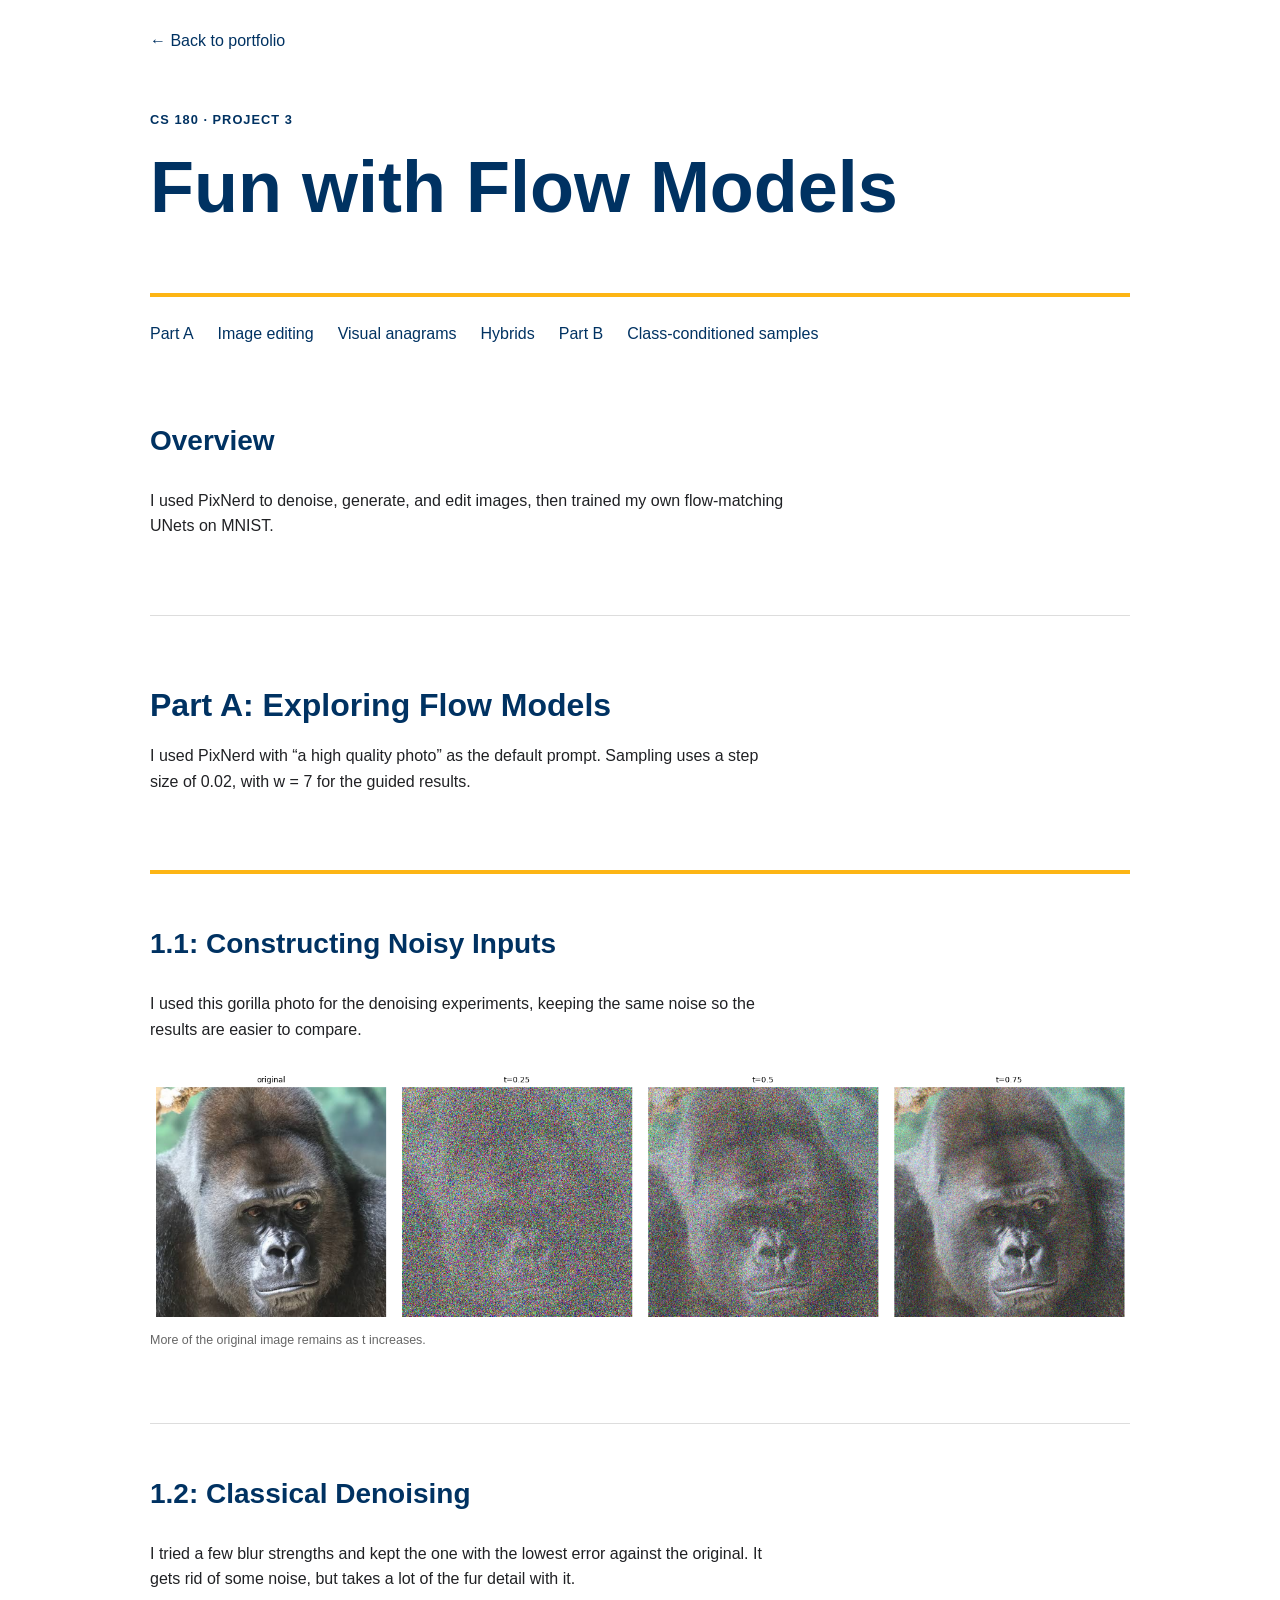
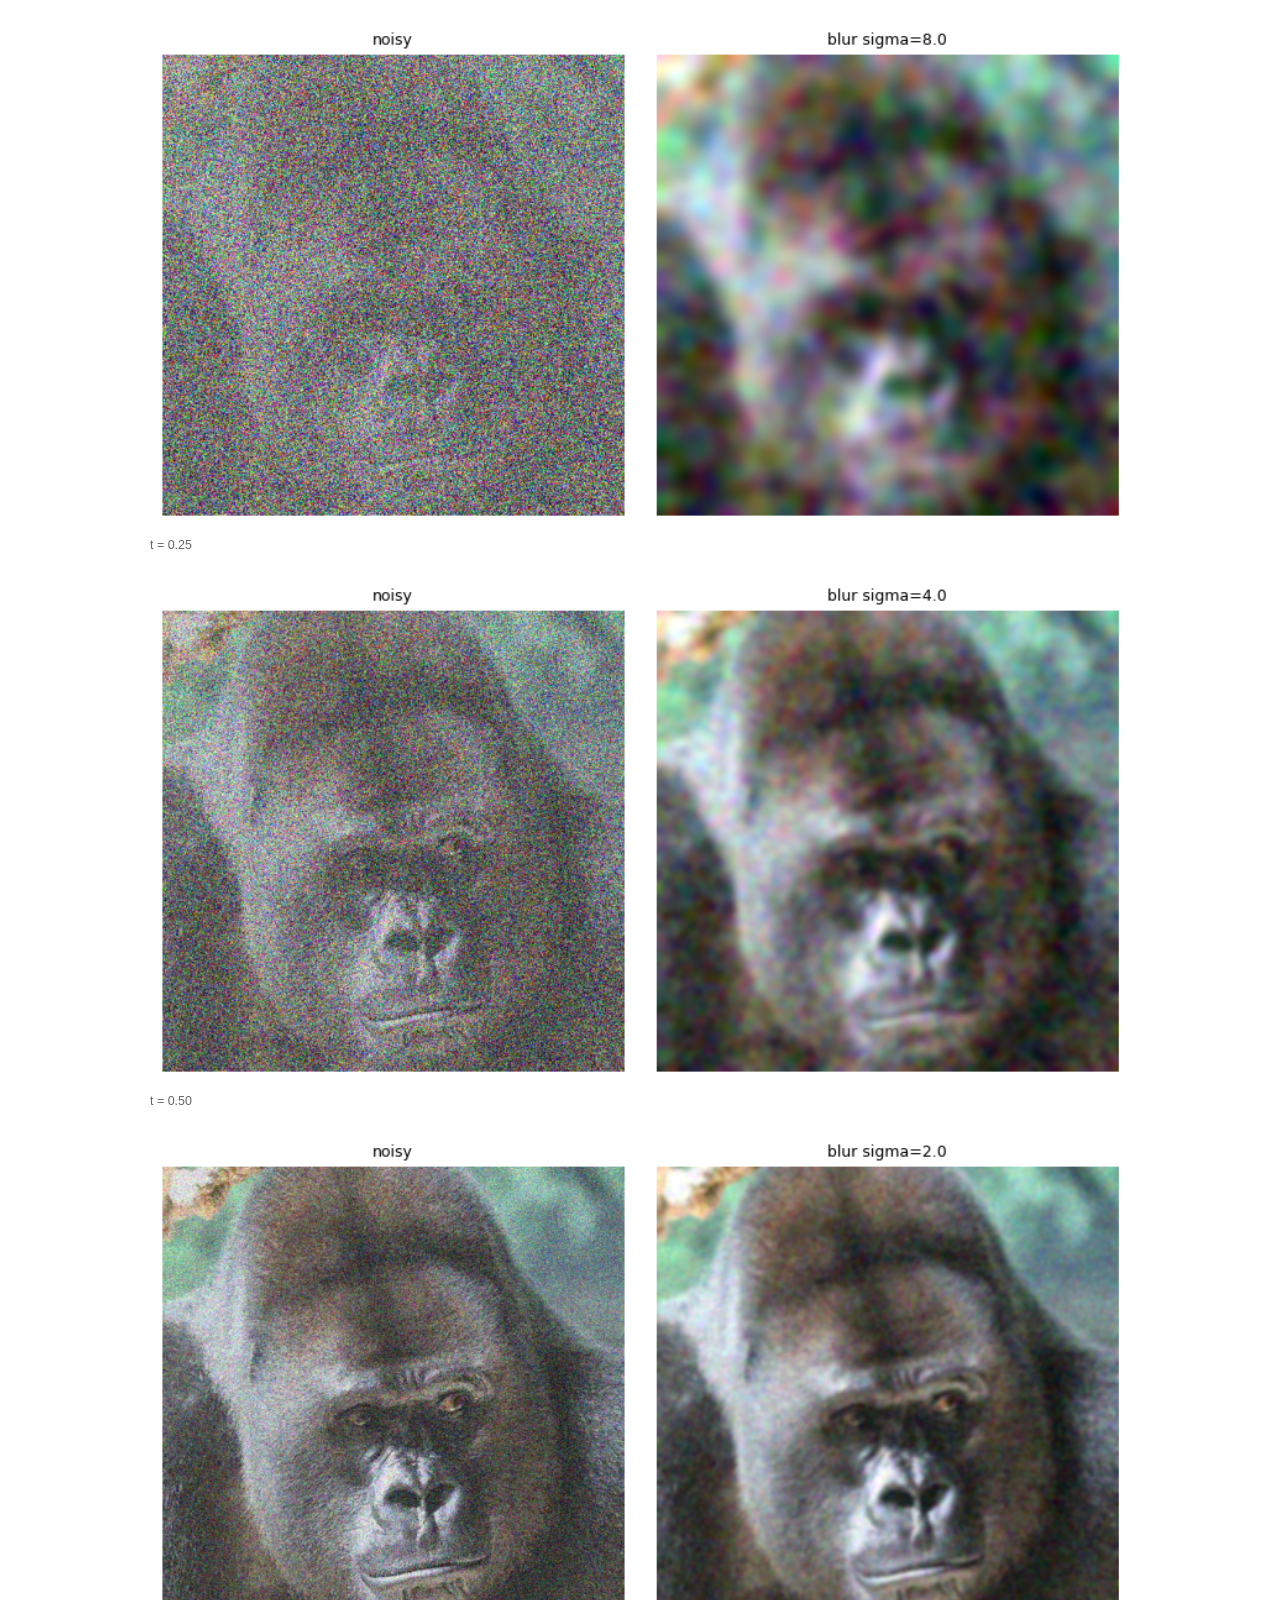
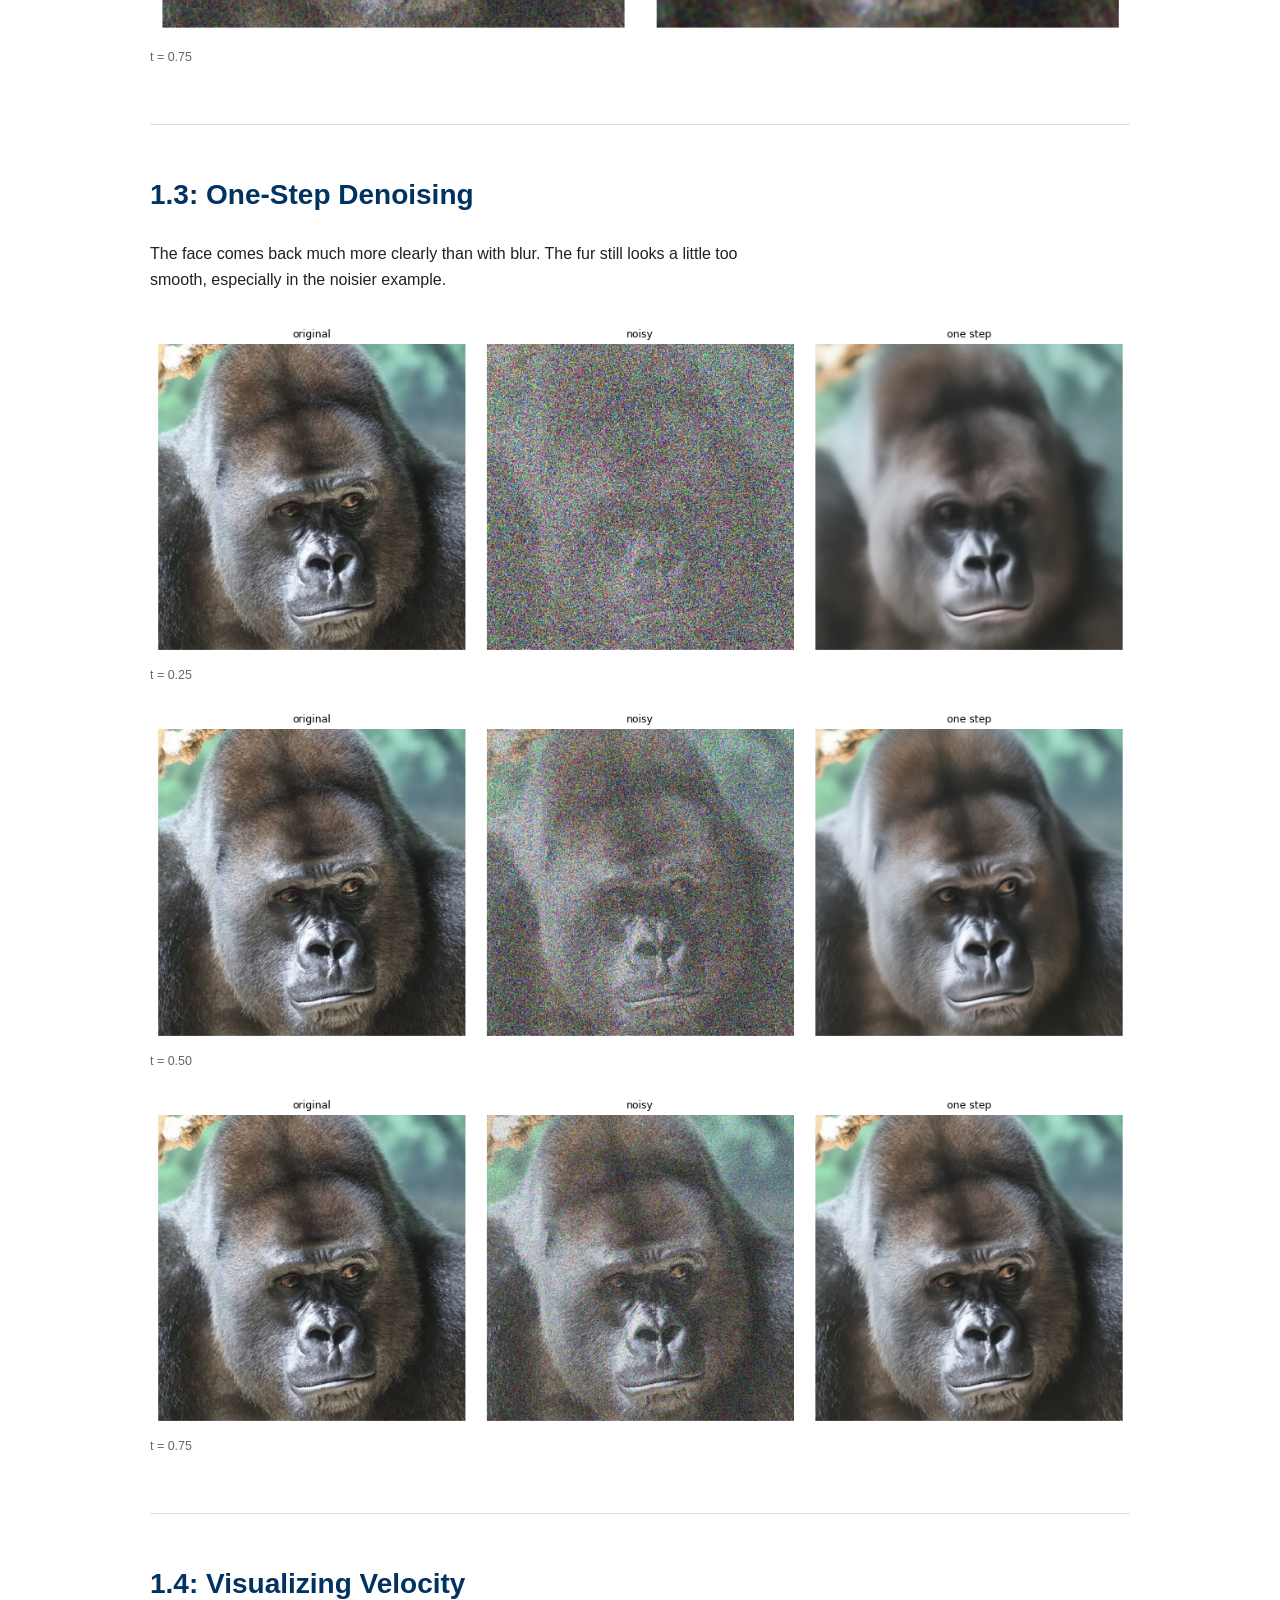
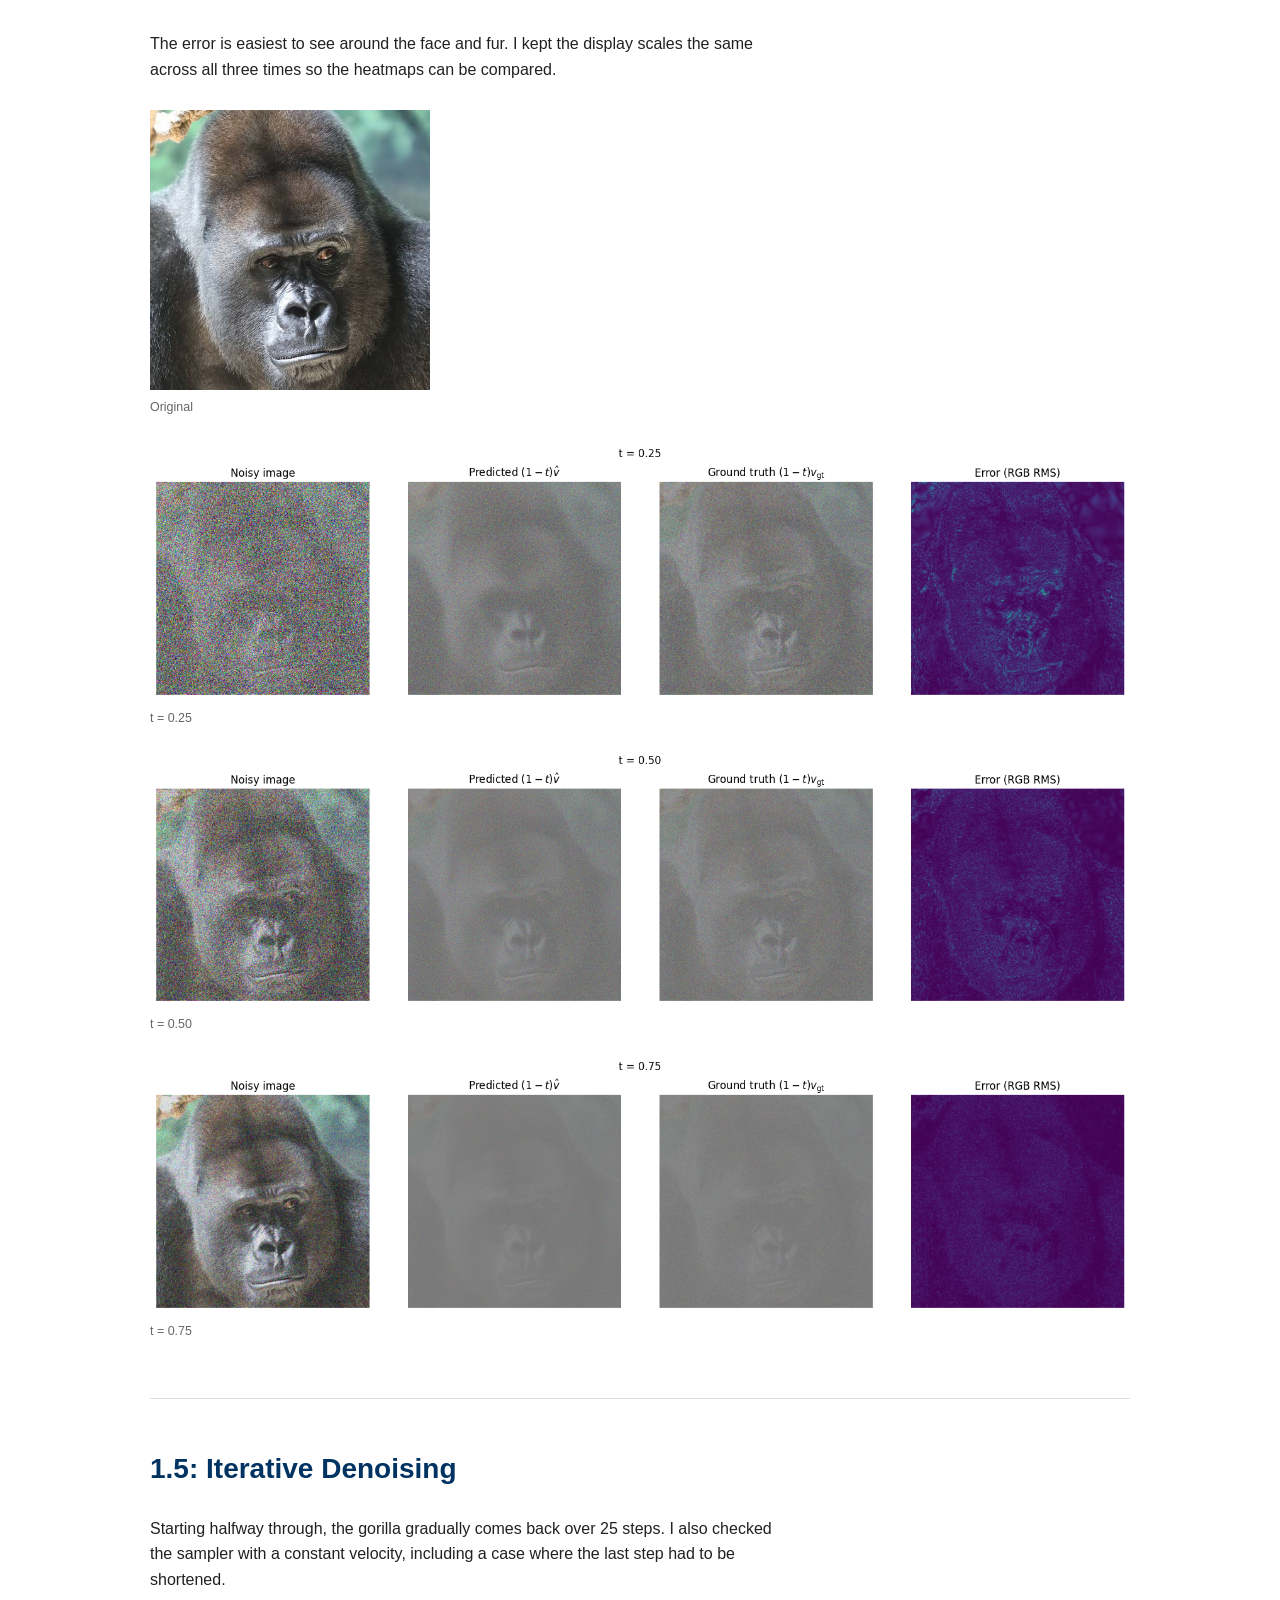
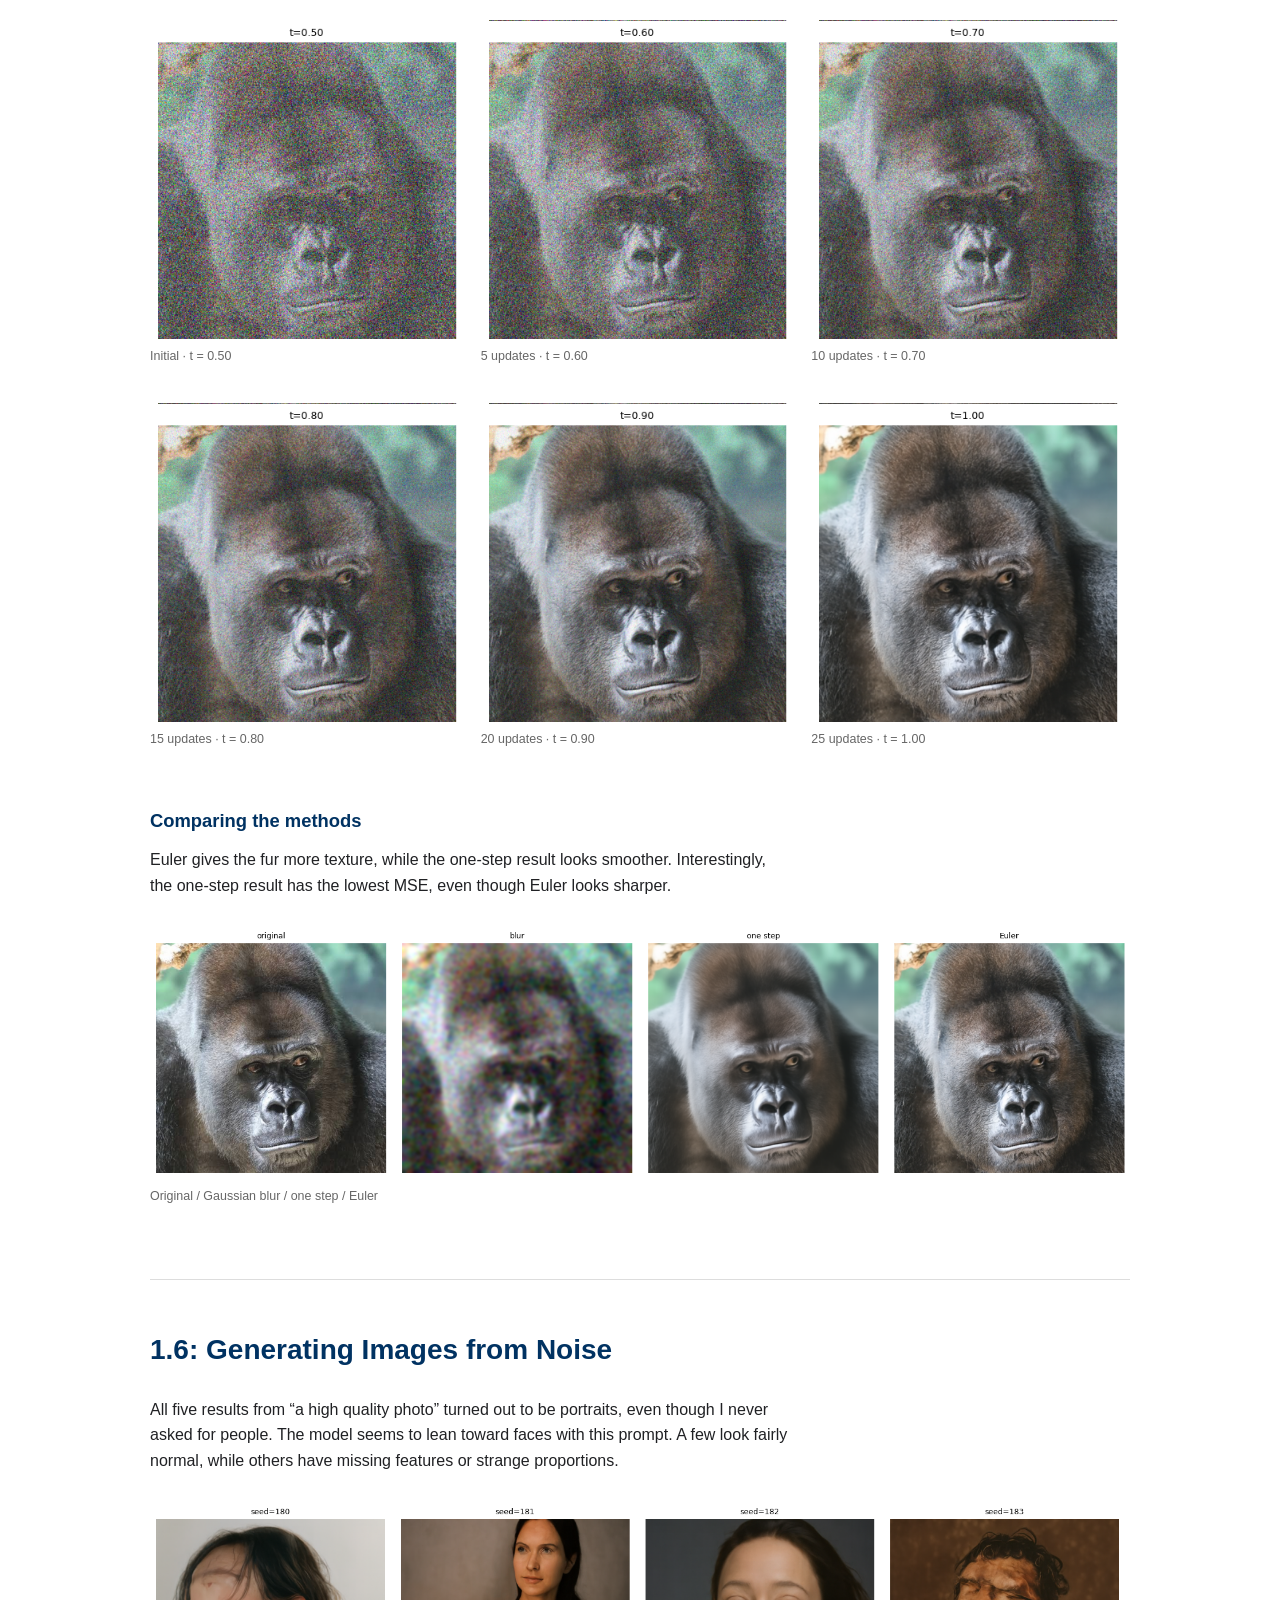
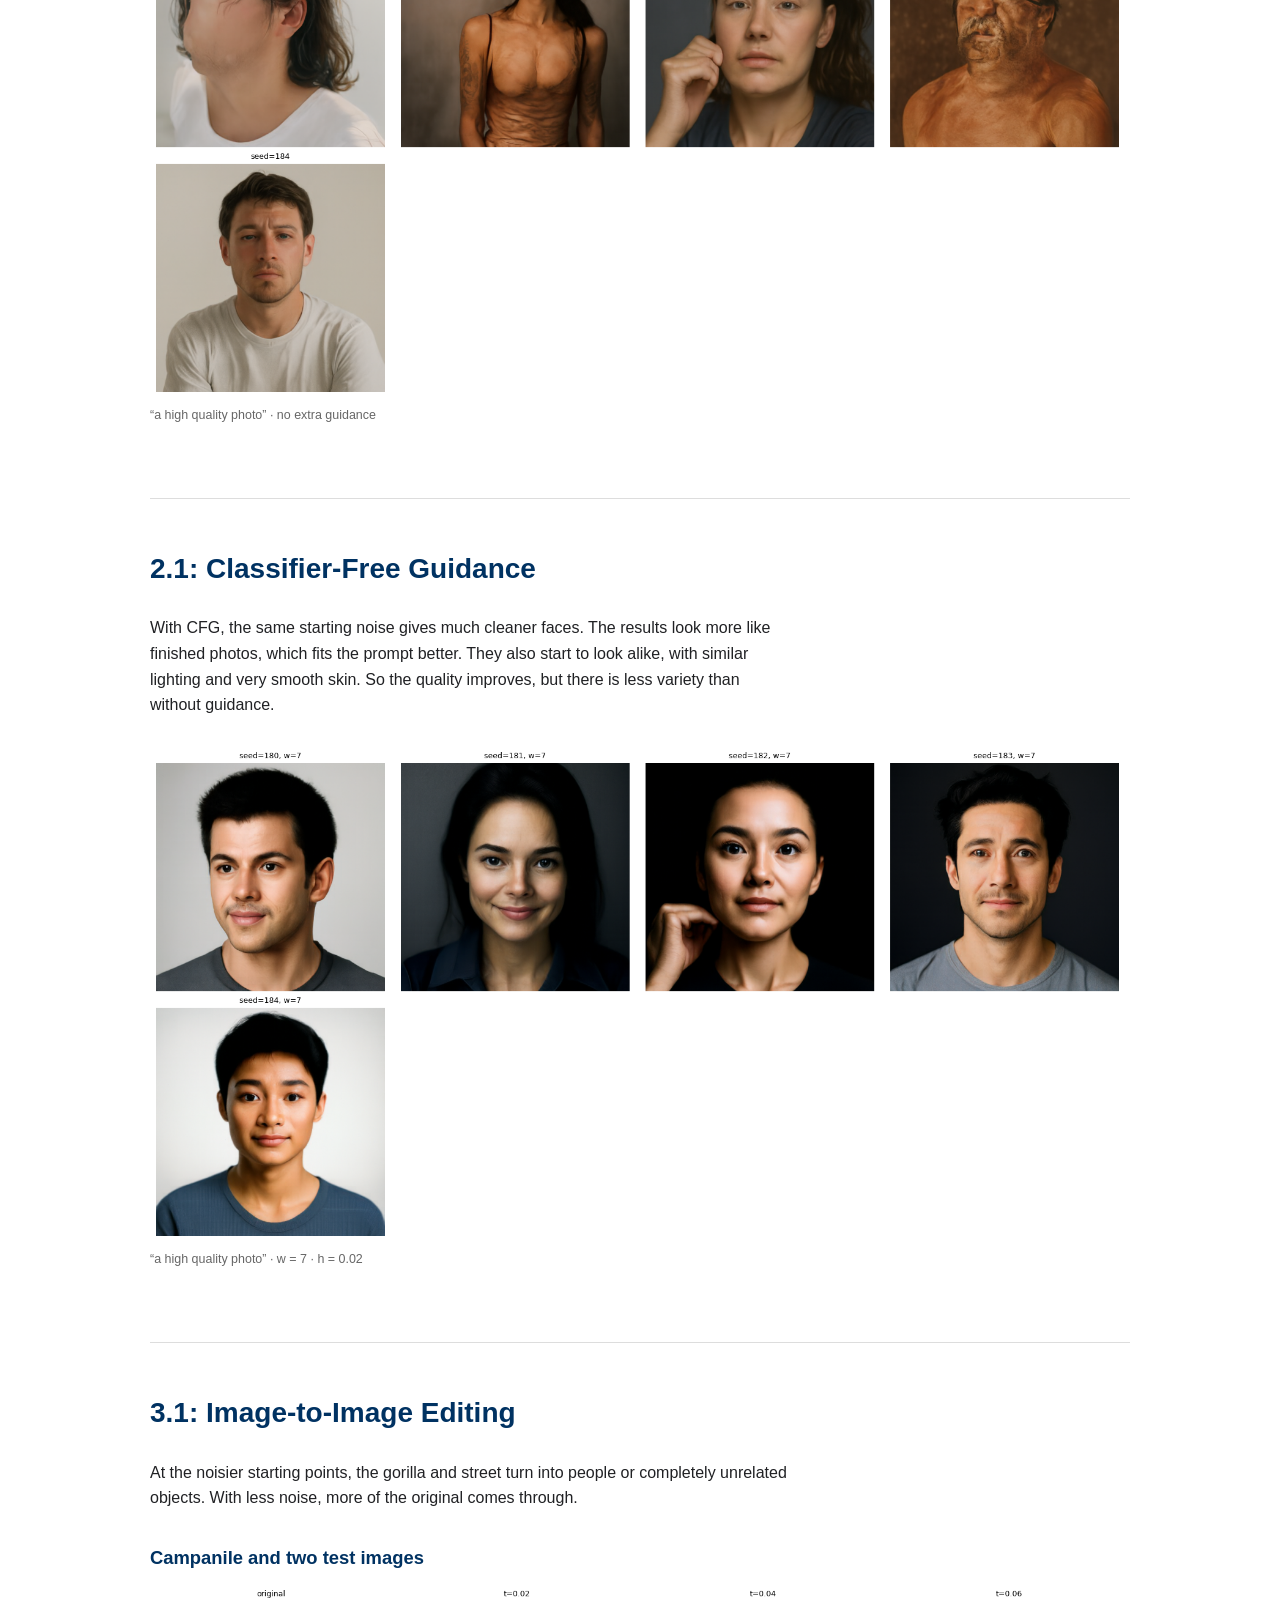
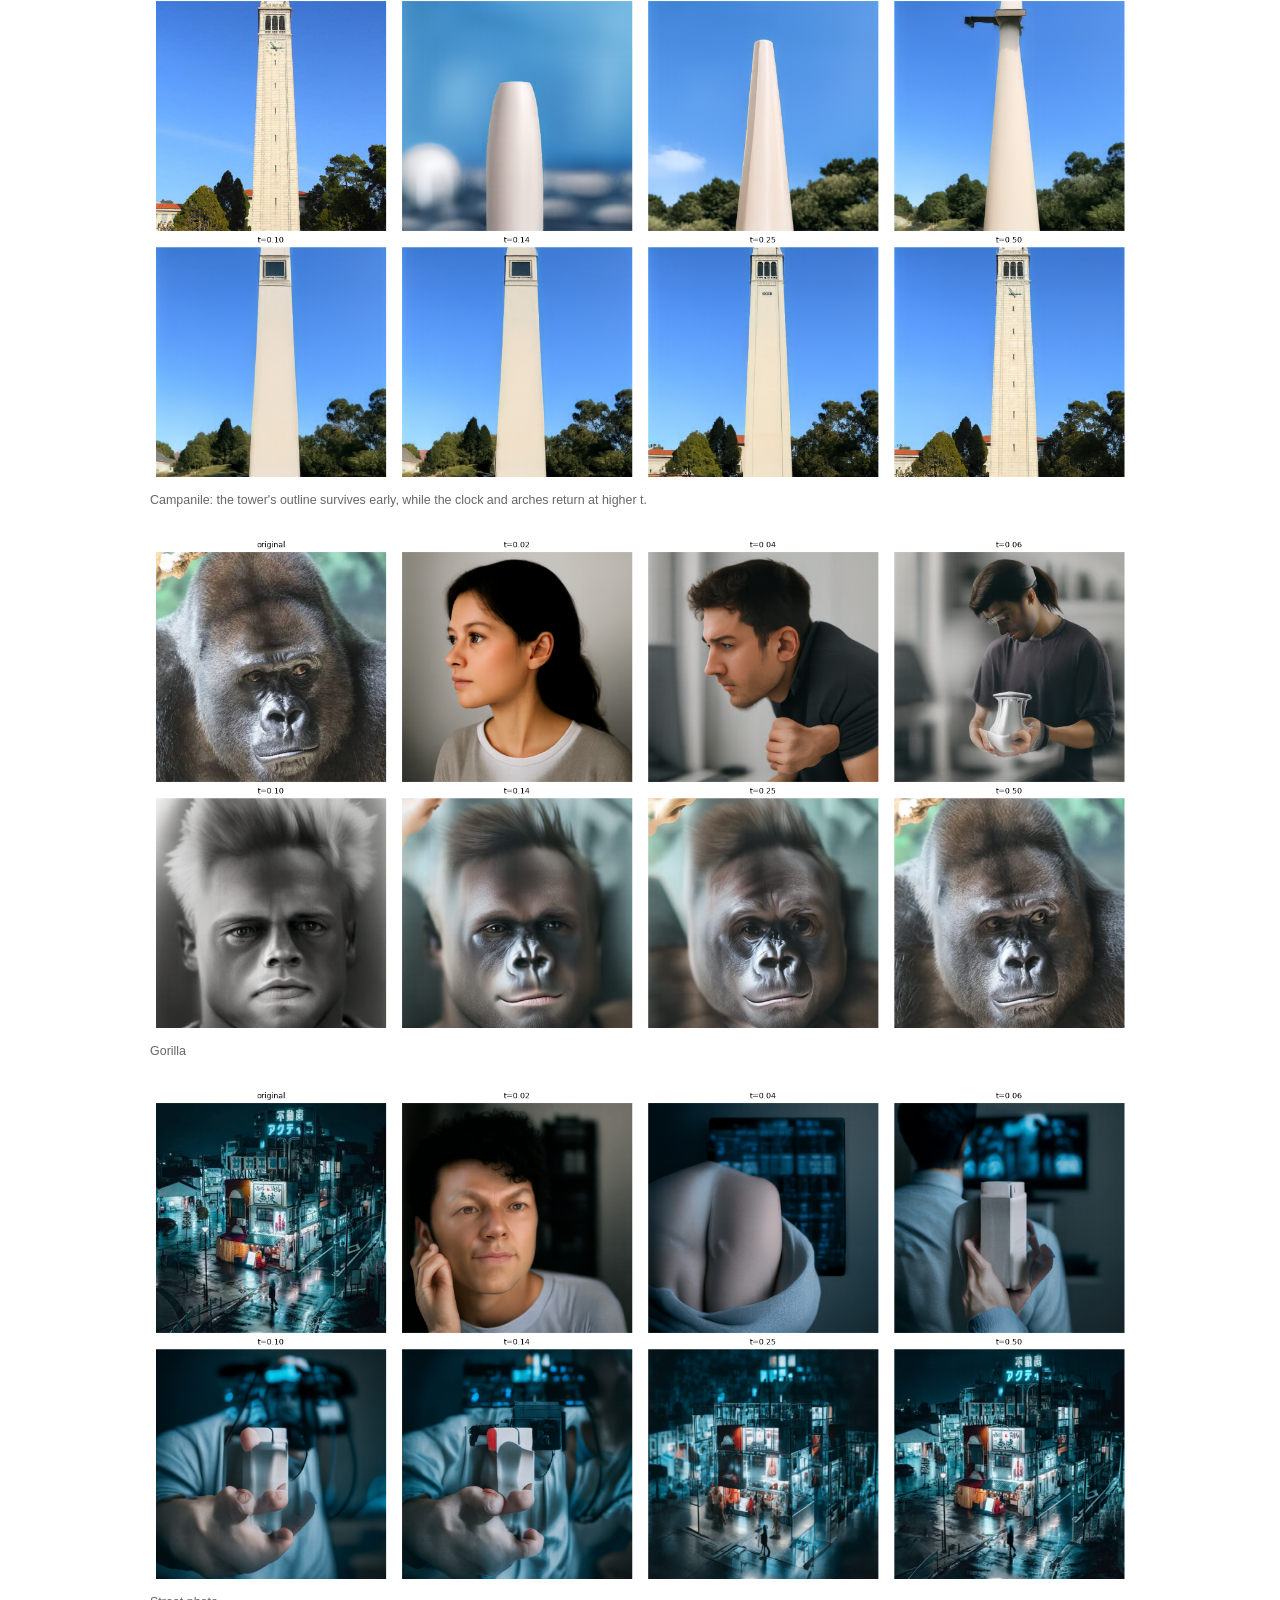
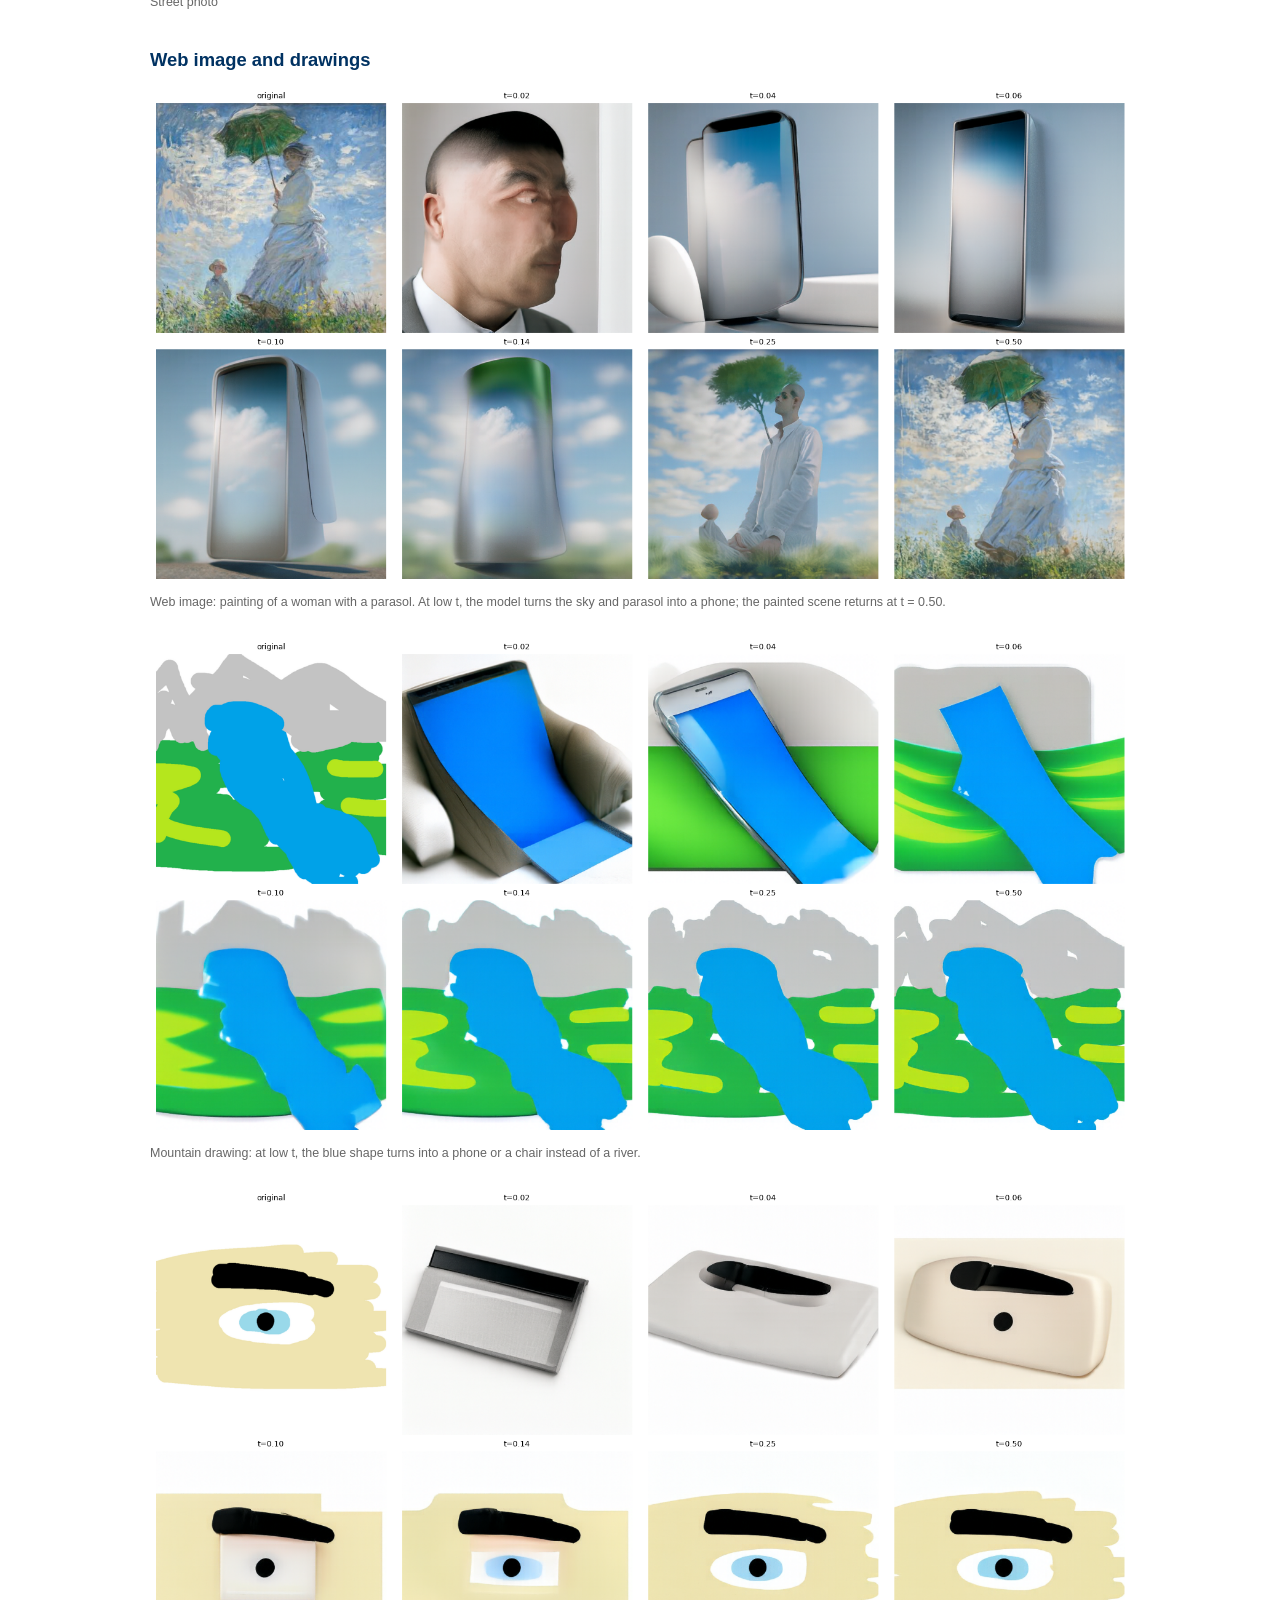
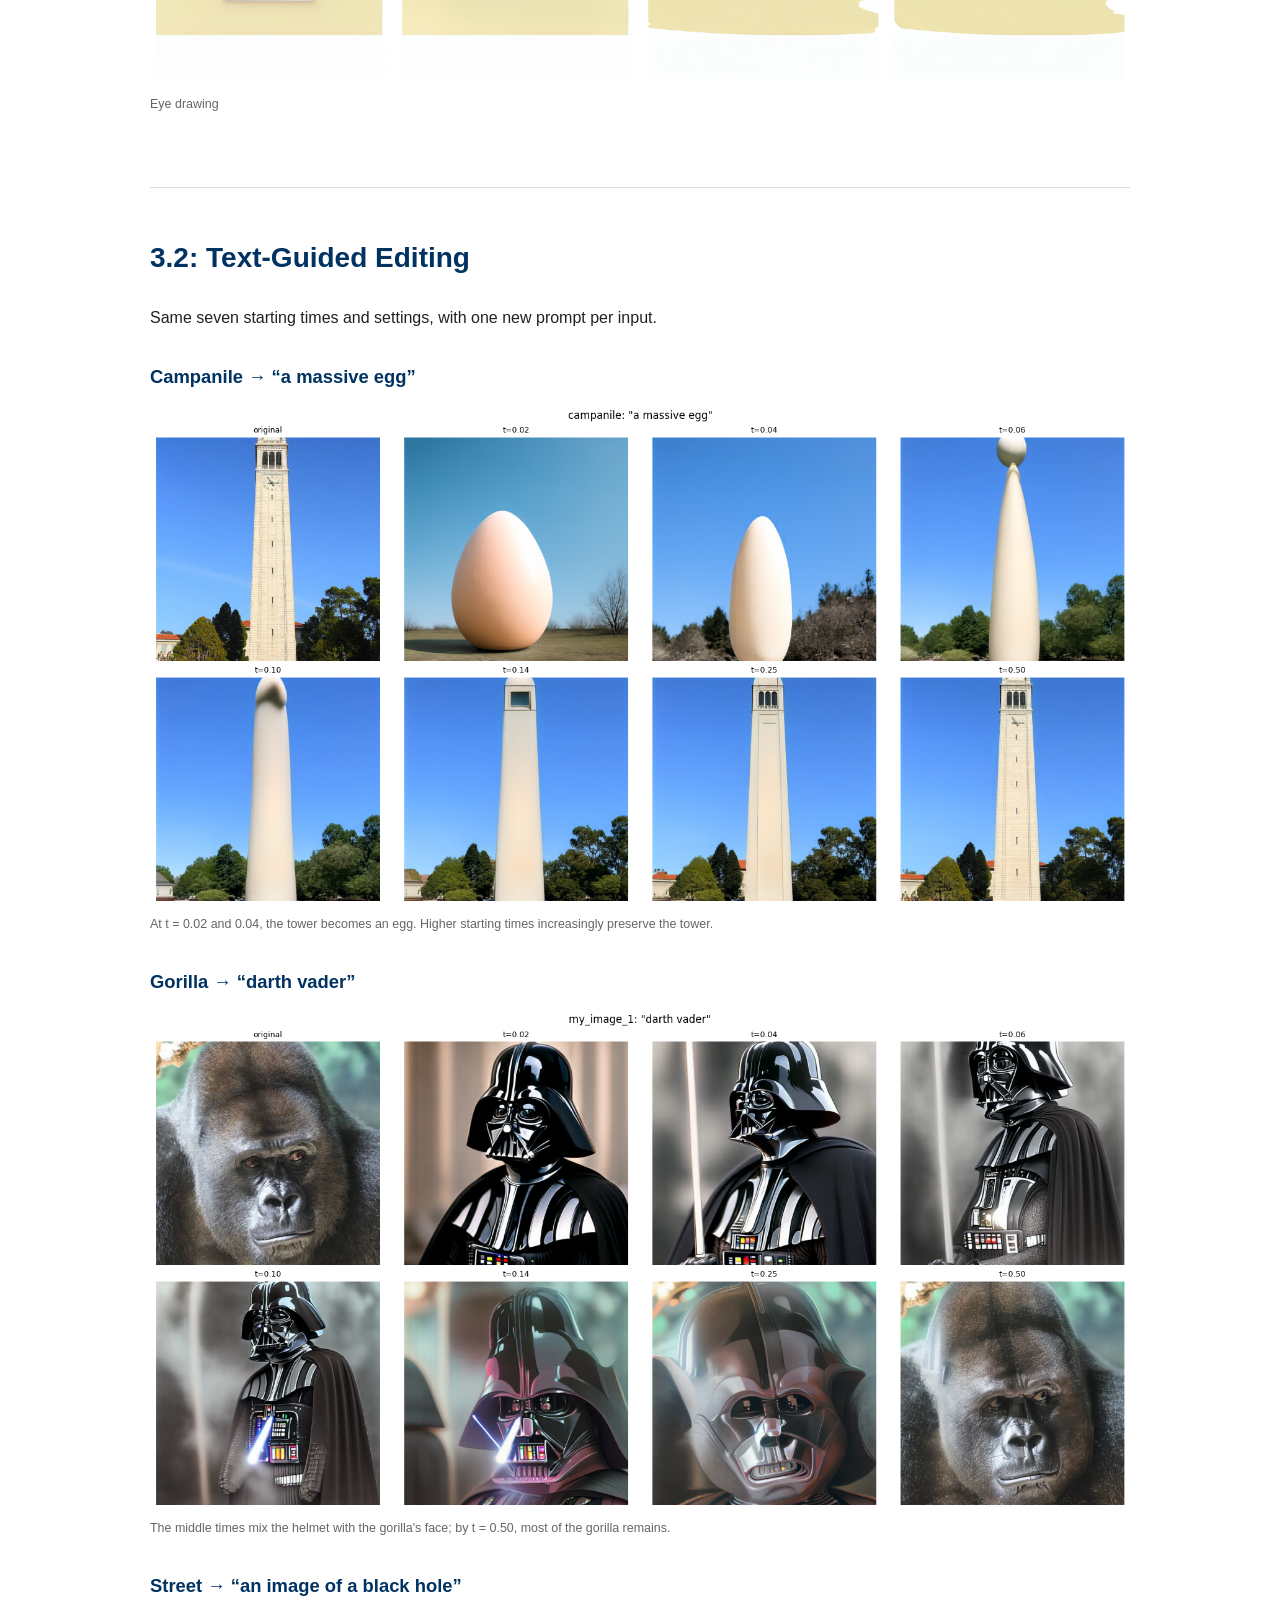
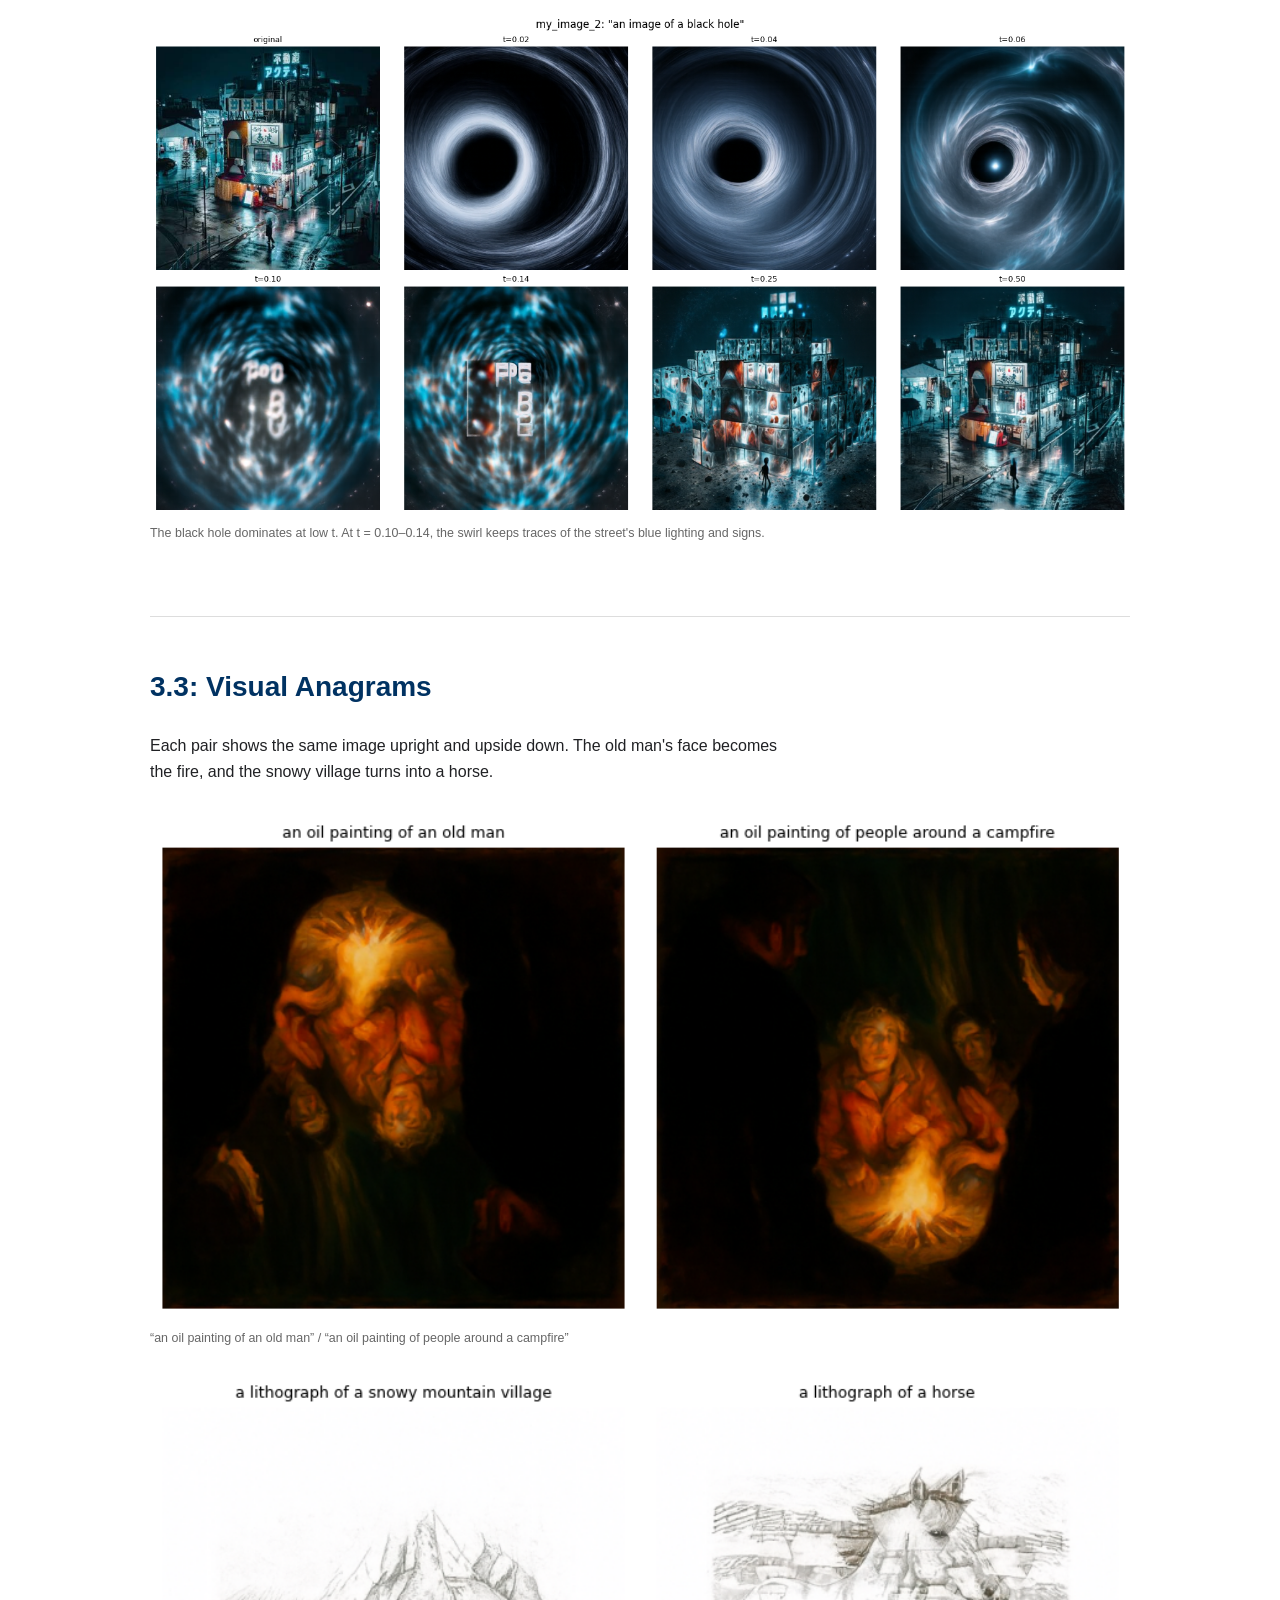
<file: 3/index.html>
<!DOCTYPE html>
<html lang="en">
<head>
    <meta charset="UTF-8">
    <meta name="viewport" content="width=device-width, initial-scale=1.0">
    <meta name="description" content="Kerry Pan's CS 180 Project 3: image editing with PixNerd and flow matching on MNIST.">
    <title>Project 3 — Fun with Flow Models</title>
    <link rel="stylesheet" href="../styles.css">
    <link rel="stylesheet" href="../1/project.css">
    <link rel="stylesheet" href="./project.css">
</head>
<body class="wide">
    <nav><a href="../index.html">← Back to portfolio</a></nav>
    <header>
        <p>CS 180 · Project 3</p>
        <h1>Fun with Flow Models</h1>
    </header>
    <nav class="contents" aria-label="Project sections">
        <a href="#part-a">Part A</a>
        <a href="#a3-1">Image editing</a>
        <a href="#a3-3">Visual anagrams</a>
        <a href="#a3-4">Hybrids</a>
        <a href="#part-b">Part B</a>
        <a href="#b2-6">Class-conditioned samples</a>
    </nav>
    <main>
        <section>
            <h2>Overview</h2>
            <p>I used PixNerd to denoise, generate, and edit images, then trained my own flow-matching UNets on MNIST.</p>
        </section>

        <section class="part-title" id="part-a">
            <h2>Part A: Exploring Flow Models</h2>
            <p>I used PixNerd with “a high quality photo” as the default prompt. Sampling uses a step size of 0.02, with w = 7 for the guided results.</p>
        </section>

        <section id="a1-1">
            <h2>1.1: Constructing Noisy Inputs</h2>
            <p>I used this gorilla photo for the denoising experiments, keeping the same noise so the results are easier to compare.</p>
            <figure><a href="media/noisy-inputs.png"><img src="media/noisy-inputs.png" alt="Original gorilla and noisy versions at t = 0.25, 0.50, and 0.75" width="1593" height="411"></a><figcaption>More of the original image remains as t increases.</figcaption></figure>
        </section>

        <section id="a1-2">
            <h2>1.2: Classical Denoising</h2>
            <p>I tried a few blur strengths and kept the one with the lowest error against the original. It gets rid of some noise, but takes a lot of the fur detail with it.</p>
            <div class="stack">
                <figure><a href="media/blur-025.png"><img src="media/blur-025.png" alt="Noisy input and best Gaussian blur at t = 0.25" width="793" height="411"></a><figcaption>t = 0.25</figcaption></figure>
                <figure><a href="media/blur-050.png"><img src="media/blur-050.png" alt="Noisy input and best Gaussian blur at t = 0.50" width="793" height="411"></a><figcaption>t = 0.50</figcaption></figure>
                <figure><a href="media/blur-075.png"><img src="media/blur-075.png" alt="Noisy input and best Gaussian blur at t = 0.75" width="793" height="411"></a><figcaption>t = 0.75</figcaption></figure>
            </div>
        </section>

        <section id="a1-3">
            <h2>1.3: One-Step Denoising</h2>
            <p>The face comes back much more clearly than with blur. The fur still looks a little too smooth, especially in the noisier example.</p>
            <div class="stack">
                <figure><a href="media/one-step-025.png"><img src="media/one-step-025.png" alt="Original, noisy input, and one-step estimate at t = 0.25" width="1193" height="411"></a><figcaption>t = 0.25</figcaption></figure>
                <figure><a href="media/one-step-050.png"><img src="media/one-step-050.png" alt="Original, noisy input, and one-step estimate at t = 0.50" width="1193" height="411"></a><figcaption>t = 0.50</figcaption></figure>
                <figure><a href="media/one-step-075.png"><img src="media/one-step-075.png" alt="Original, noisy input, and one-step estimate at t = 0.75" width="1193" height="411"></a><figcaption>t = 0.75</figcaption></figure>
            </div>
        </section>

        <section id="a1-4">
            <h2>1.4: Visualizing Velocity</h2>
            <p>The error is easiest to see around the face and fur. I kept the display scales the same across all three times so the heatmaps can be compared.</p>
            <figure class="original"><img src="media/original.png" alt="Original gorilla photograph" width="512" height="512"><figcaption>Original</figcaption></figure>
            <div class="stack">
                <figure><a href="media/velocity-025.png"><img src="media/velocity-025.png" alt="Noisy input, predicted update, true update, and RGB RMS error at t = 0.25" width="1558" height="411"></a><figcaption>t = 0.25</figcaption></figure>
                <figure><a href="media/velocity-050.png"><img src="media/velocity-050.png" alt="Noisy input, predicted update, true update, and RGB RMS error at t = 0.50" width="1558" height="411"></a><figcaption>t = 0.50</figcaption></figure>
                <figure><a href="media/velocity-075.png"><img src="media/velocity-075.png" alt="Noisy input, predicted update, true update, and RGB RMS error at t = 0.75" width="1558" height="411"></a><figcaption>t = 0.75</figcaption></figure>
            </div>
        </section>

        <section id="a1-5">
            <h2>1.5: Iterative Denoising</h2>
            <p>Starting halfway through, the gorilla gradually comes back over 25 steps. I also checked the sampler with a constant velocity, including a case where the last step had to be shortened.</p>
            <div class="gallery three">
                <figure><img src="media/euler-0.png" alt="Euler initial state at t = 0.50" width="400" height="400"><figcaption>Initial · t = 0.50</figcaption></figure>
                <figure><img src="media/euler-5.png" alt="Euler state after 5 updates at t = 0.60" width="400" height="400"><figcaption>5 updates · t = 0.60</figcaption></figure>
                <figure><img src="media/euler-10.png" alt="Euler state after 10 updates at t = 0.70" width="400" height="400"><figcaption>10 updates · t = 0.70</figcaption></figure>
                <figure><img src="media/euler-15.png" alt="Euler state after 15 updates at t = 0.80" width="400" height="400"><figcaption>15 updates · t = 0.80</figcaption></figure>
                <figure><img src="media/euler-20.png" alt="Euler state after 20 updates at t = 0.90" width="400" height="400"><figcaption>20 updates · t = 0.90</figcaption></figure>
                <figure><img src="media/euler-25.png" alt="Euler final state after 25 updates at t = 1.00" width="400" height="400"><figcaption>25 updates · t = 1.00</figcaption></figure>
            </div>
            <h3>Comparing the methods</h3>
            <p>Euler gives the fur more texture, while the one-step result looks smoother. Interestingly, the one-step result has the lowest MSE, even though Euler looks sharper.</p>
            <figure><a href="media/denoising-comparison.png"><img src="media/denoising-comparison.png" alt="Original gorilla compared with Gaussian blur, one-step denoising, and Euler denoising" width="1593" height="411"></a><figcaption>Original / Gaussian blur / one step / Euler</figcaption></figure>
        </section>

        <section id="a1-6">
            <h2>1.6: Generating Images from Noise</h2>
            <p>All five results from “a high quality photo” turned out to be portraits, even though I never asked for people. The model seems to lean toward faces with this prompt. A few look fairly normal, while others have missing features or strange proportions.</p>
            <figure><a href="media/conditional-samples.png"><img src="media/conditional-samples.png" alt="Five conditional samples using seeds 180 through 184" width="1602" height="811"></a><figcaption>“a high quality photo” · no extra guidance</figcaption></figure>
        </section>

        <section id="a2-1">
            <h2>2.1: Classifier-Free Guidance</h2>
            <p>With CFG, the same starting noise gives much cleaner faces. The results look more like finished photos, which fits the prompt better. They also start to look alike, with similar lighting and very smooth skin. So the quality improves, but there is less variety than without guidance.</p>
            <figure><a href="media/cfg-samples.png"><img src="media/cfg-samples.png" alt="Five classifier-free guided samples with seeds 180 through 184 and w = 7" width="1602" height="811"></a><figcaption>“a high quality photo” · w = 7 · h = 0.02</figcaption></figure>
        </section>

        <section id="a3-1">
            <h2>3.1: Image-to-Image Editing</h2>
            <p>At the noisier starting points, the gorilla and street turn into people or completely unrelated objects. With less noise, more of the original comes through.</p>
            <h3>Campanile and two test images</h3>
            <figure><a href="media/edit-campanile.png"><img src="media/edit-campanile.png" alt="Campanile original and all seven image-to-image edits" width="1593" height="811"></a><figcaption>Campanile: the tower's outline survives early, while the clock and arches return at higher t.</figcaption></figure>
            <figure><a href="media/edit-gorilla.png"><img src="media/edit-gorilla.png" alt="Gorilla original and all seven image-to-image edits" width="1593" height="811"></a><figcaption>Gorilla</figcaption></figure>
            <figure><a href="media/edit-street.png"><img src="media/edit-street.png" alt="Street photograph and all seven image-to-image edits" width="1593" height="811"></a><figcaption>Street photo</figcaption></figure>
            <h3>Web image and drawings</h3>
            <figure><a href="media/edit-web.png"><img src="media/edit-web.png" alt="Downloaded painting of a woman with a parasol and all seven image-to-image edits" width="1593" height="811"></a><figcaption>Web image: painting of a woman with a parasol. At low t, the model turns the sky and parasol into a phone; the painted scene returns at t = 0.50.</figcaption></figure>
            <figure><a href="media/edit-mountain.png"><img src="media/edit-mountain.png" alt="Hand-drawn mountain landscape and all seven image-to-image edits" width="1593" height="811"></a><figcaption>Mountain drawing: at low t, the blue shape turns into a phone or a chair instead of a river.</figcaption></figure>
            <figure><a href="media/edit-eye.png"><img src="media/edit-eye.png" alt="Hand-drawn eye and all seven image-to-image edits" width="1593" height="811"></a><figcaption>Eye drawing</figcaption></figure>
        </section>

        <section id="a3-2">
            <h2>3.2: Text-Guided Editing</h2>
            <p>Same seven starting times and settings, with one new prompt per input.</p>
            <h3>Campanile → “a massive egg”</h3>
            <figure><a href="media/text-campanile.png"><img src="media/text-campanile.png" alt="Campanile edited with the prompt a massive egg at all seven starting times" width="1580" height="811"></a><figcaption>At t = 0.02 and 0.04, the tower becomes an egg. Higher starting times increasingly preserve the tower.</figcaption></figure>
            <h3>Gorilla → “darth vader”</h3>
            <figure><a href="media/text-gorilla.png"><img src="media/text-gorilla.png" alt="Gorilla edited with the prompt darth vader at all seven starting times" width="1580" height="811"></a><figcaption>The middle times mix the helmet with the gorilla's face; by t = 0.50, most of the gorilla remains.</figcaption></figure>
            <h3>Street → “an image of a black hole”</h3>
            <figure><a href="media/text-street.png"><img src="media/text-street.png" alt="Street photograph edited with the prompt an image of a black hole at all seven starting times" width="1580" height="811"></a><figcaption>The black hole dominates at low t. At t = 0.10–0.14, the swirl keeps traces of the street's blue lighting and signs.</figcaption></figure>
        </section>

        <section id="a3-3">
            <h2>3.3: Visual Anagrams</h2>
            <p>Each pair shows the same image upright and upside down. The old man's face becomes the fire, and the snowy village turns into a horse.</p>
            <figure><a href="media/anagram-man.png"><img src="media/anagram-man.png" alt="Visual anagram: an old man upright and people around a campfire rotated 180 degrees" width="793" height="411"></a><figcaption>“an oil painting of an old man” / “an oil painting of people around a campfire”</figcaption></figure>
            <figure><a href="media/anagram-village.png"><img src="media/anagram-village.png" alt="Visual anagram: a snowy mountain village upright and a horse rotated 180 degrees" width="793" height="411"></a><figcaption>“a lithograph of a snowy mountain village” / “a lithograph of a horse”</figcaption></figure>
        </section>

        <section id="a3-4">
            <h2>3.4: Hybrid Images</h2>
            <p>The smaller views help bring out the distant subject. The skull works better here; the cat is harder to make out, though the treetops suggest its ears.</p>
            <div class="hybrid">
                <figure><a href="media/hybrid-skull.png"><img src="media/hybrid-skull.png" alt="Waterfall and skull hybrid shown at full size" width="512" height="512"></a><figcaption>Near: “a lithograph of a waterfall”</figcaption></figure>
                <figure class="distant"><img src="media/hybrid-skull-small.png" width="64" height="64" alt="The same hybrid at 64 pixels, revealing a skull"><figcaption>Far: “a lithograph of a skull”</figcaption></figure>
            </div>
            <div class="hybrid">
                <figure><a href="media/hybrid-cat.png"><img src="media/hybrid-cat.png" alt="Forest and cat hybrid shown at full size" width="512" height="512"></a><figcaption>Near: “a lithograph of a forest”</figcaption></figure>
                <figure class="distant"><img src="media/hybrid-cat-small.png" width="64" height="64" alt="The same hybrid at 64 pixels, intended to suggest a cat"><figcaption>Far: “a lithograph of a cat”</figcaption></figure>
            </div>
        </section>

        <section class="part-title" id="part-b">
            <h2>Part B: Flow Matching from Scratch</h2>
            <p>I started with single-step denoising, then trained models that could generate digits from noise. Training uses the MNIST training set, and the denoising comparisons use test images.</p>
        </section>

        <section id="b1-1">
            <h2>1.1: Implementing the UNet</h2>
            <p>I followed the given UNet architecture, using a hidden width of 128 for denoising and 64 for flow matching.</p>
        </section>

        <section id="b1-2">
            <h2>1.2: Noising MNIST</h2>
            <p>The same training digit at all seven noise levels:</p>
            <figure><a href="media/b_1.2.png"><img src="media/b_1.2.png" alt="MNIST noising at sigma 0, 0.2, 0.4, 0.5, 0.6, 0.8, and 1.0" width="1043" height="196"></a><figcaption>σ = 0.0, 0.2, 0.4, 0.5, 0.6, 0.8, 1.0</figcaption></figure>
        </section>

        <section id="b1-2-1">
            <h2>1.2.1: Training a Denoiser</h2>
            <p>Most digits are already readable after one epoch, and the strokes look cleaner after five. The rows show clean, noisy, and denoised images, using the same test inputs for both.</p>
            <figure class="loss"><a href="media/b_1.2.1_loss.png"><img src="media/b_1.2.1_loss.png" alt="Single-step denoiser training loss over five epochs" width="788" height="290"></a><figcaption>Training loss</figcaption></figure>
            <figure><a href="media/b_1.2.1_ep1.png"><img src="media/b_1.2.1_ep1.png" alt="Test-set denoising at sigma 0.5 after epoch 1" width="980" height="334"></a><figcaption>Epoch 1</figcaption></figure>
            <figure><a href="media/b_1.2.1_ep5.png"><img src="media/b_1.2.1_ep5.png" alt="Test-set denoising at sigma 0.5 after epoch 5" width="980" height="334"></a><figcaption>Epoch 5</figcaption></figure>
        </section>

        <section id="b1-2-2">
            <h2>1.2.2: Out-of-Distribution Testing</h2>
            <p>The model handles a range of noise levels pretty well, despite only training at σ = 0.5. At the highest levels, extra strokes start appearing on the 7. Noisy inputs are on top, with the outputs below.</p>
            <figure><a href="media/b_1.2.2.png"><img src="media/b_1.2.2.png" alt="Denoiser results for the same test digit at all seven noise levels" width="627" height="219"></a><figcaption>σ = 0.0, 0.2, 0.4, 0.5, 0.6, 0.8, 1.0</figcaption></figure>
        </section>

        <section id="b1-2-3">
            <h2>1.2.3: Denoising Pure Noise</h2>
            <p>The outputs all look like the same blurry digit, even after more training. Since the noise has nothing to do with the target, the model has no way to tell which digit it should produce. With MSE loss, it ends up predicting something close to the average MNIST image. That mixes the strokes from different digits together, giving these faint, overlapping loops.</p>
            <figure class="loss"><a href="media/b_1.2.3_loss.png"><img src="media/b_1.2.3_loss.png" alt="Pure-noise denoiser training loss over five epochs" width="779" height="290"></a><figcaption>Training loss</figcaption></figure>
            <figure><a href="media/b_1.2.3_ep1.png"><img src="media/b_1.2.3_ep1.png" alt="Pure noise and denoiser outputs after epoch 1" width="885" height="219"></a><figcaption>Epoch 1</figcaption></figure>
            <figure><a href="media/b_1.2.3_ep5.png"><img src="media/b_1.2.3_ep5.png" alt="Pure noise and nearly identical average-digit outputs after epoch 5" width="885" height="219"></a><figcaption>Epoch 5</figcaption></figure>
        </section>

        <section id="b2-1">
            <h2>2.1: Time Conditioning</h2>
            <p>I added the time embeddings to the UNet so it could learn how to move toward a digit at different points in the process.</p>
        </section>

        <section id="b2-2">
            <h2>2.2: Training the Time-Conditioned UNet</h2>
            <p>I trained for ten epochs using the suggested settings. The loss drops quickly at first, then improves more slowly.</p>
            <figure class="loss"><a href="media/b_2.2_loss.png"><img src="media/b_2.2_loss.png" alt="Time-conditioned flow-matching training loss over ten epochs" width="790" height="290"></a><figcaption>Training loss</figcaption></figure>
        </section>

        <section id="b2-3">
            <h2>2.3: Sampling with Time Conditioning</h2>
            <p>The first epoch gives a lot of broken strokes and shapes that don't quite look like digits. By epochs five and ten, more are recognizable, though a few are still hard to read.</p>
            <figure><a href="media/b_2.2_ep1.png"><img src="media/b_2.2_ep1.png" alt="Time-conditioned MNIST samples after epoch 1" width="1029" height="449"></a><figcaption>Epoch 1</figcaption></figure>
            <figure><a href="media/b_2.2_ep5.png"><img src="media/b_2.2_ep5.png" alt="Time-conditioned MNIST samples after epoch 5" width="1029" height="449"></a><figcaption>Epoch 5</figcaption></figure>
            <figure><a href="media/b_2.2_ep10.png"><img src="media/b_2.2_ep10.png" alt="Time-conditioned MNIST samples after epoch 10" width="1029" height="449"></a><figcaption>Epoch 10</figcaption></figure>
        </section>

        <section id="b2-4">
            <h2>2.4: Class Conditioning</h2>
            <p>I added the digit label as another input, dropping it 10% of the time so the model could also sample without a label.</p>
        </section>

        <section id="b2-5">
            <h2>2.5: Training the Class-Conditioned UNet</h2>
            <p>I trained for ten epochs, both with and without the learning rate scheduler. The two runs start from the same seed.</p>
            <div class="gallery two">
                <figure><a href="media/b_2.5_sched_loss.png"><img src="media/b_2.5_sched_loss.png" alt="Class-conditioned training loss with an exponential scheduler" width="790" height="290"></a><figcaption>With scheduler</figcaption></figure>
                <figure><a href="media/b_2.5_no_sched_loss.png"><img src="media/b_2.5_no_sched_loss.png" alt="Class-conditioned training loss with a constant learning rate" width="790" height="290"></a><figcaption>Without scheduler</figcaption></figure>
            </div>
        </section>

        <section id="b2-6">
            <h2>2.6: Class-Conditioned Sampling</h2>
            <p>Giving the model a label makes the results much easier to read than the time-only samples. Each column shows four examples of a digit, from 0 through 9, sampled with guidance scale 5.</p>
            <figure><a href="media/b_2.6_sched_ep1.png"><img src="media/b_2.6_sched_ep1.png" alt="Four class-conditioned samples of each digit after epoch 1" width="1029" height="449"></a><figcaption>Epoch 1 · with scheduler</figcaption></figure>
            <figure><a href="media/b_2.6_sched_ep5.png"><img src="media/b_2.6_sched_ep5.png" alt="Four class-conditioned samples of each digit after epoch 5" width="1029" height="449"></a><figcaption>Epoch 5 · with scheduler</figcaption></figure>
            <figure><a href="media/b_2.6_sched_ep10.png"><img src="media/b_2.6_sched_ep10.png" alt="Four class-conditioned samples of each digit after epoch 10" width="1029" height="449"></a><figcaption>Epoch 10 · with scheduler</figcaption></figure>
            <h3>Removing the scheduler</h3>
            <p>Without the scheduler, I kept the learning rate at 0.01 for all ten epochs. I left the rest of the setup alone to see how much difference that made. The digits were still readable, so I didn't make any extra adjustments to compensate. The loss curves look similar overall, with a quick drop followed by much slower improvement. I don't see a big difference in the final digits either, though both runs have a few rough strokes.</p>
            <figure><a href="media/b_2.6_no_sched_ep10.png"><img src="media/b_2.6_no_sched_ep10.png" alt="Four samples of each digit after ten epochs without a learning rate scheduler" width="1029" height="449"></a><figcaption>Epoch 10 · no scheduler · constant learning rate 0.01</figcaption></figure>
        </section>

        <section>
            <h2>References</h2>
            <p>Assignment: <a href="https://cal-cs180.github.io/fa26/hw/proj3-flow/parta.html">Part A</a> · <a href="https://cal-cs180.github.io/fa26/hw/proj3-flow/partb.html">Part B</a>. All results shown here are from my completed project notebooks.</p>
        </section>
    </main>
    <footer><p>Kerry Pan · UC Berkeley · Fall 2026</p></footer>
</body>
</html>
</file>
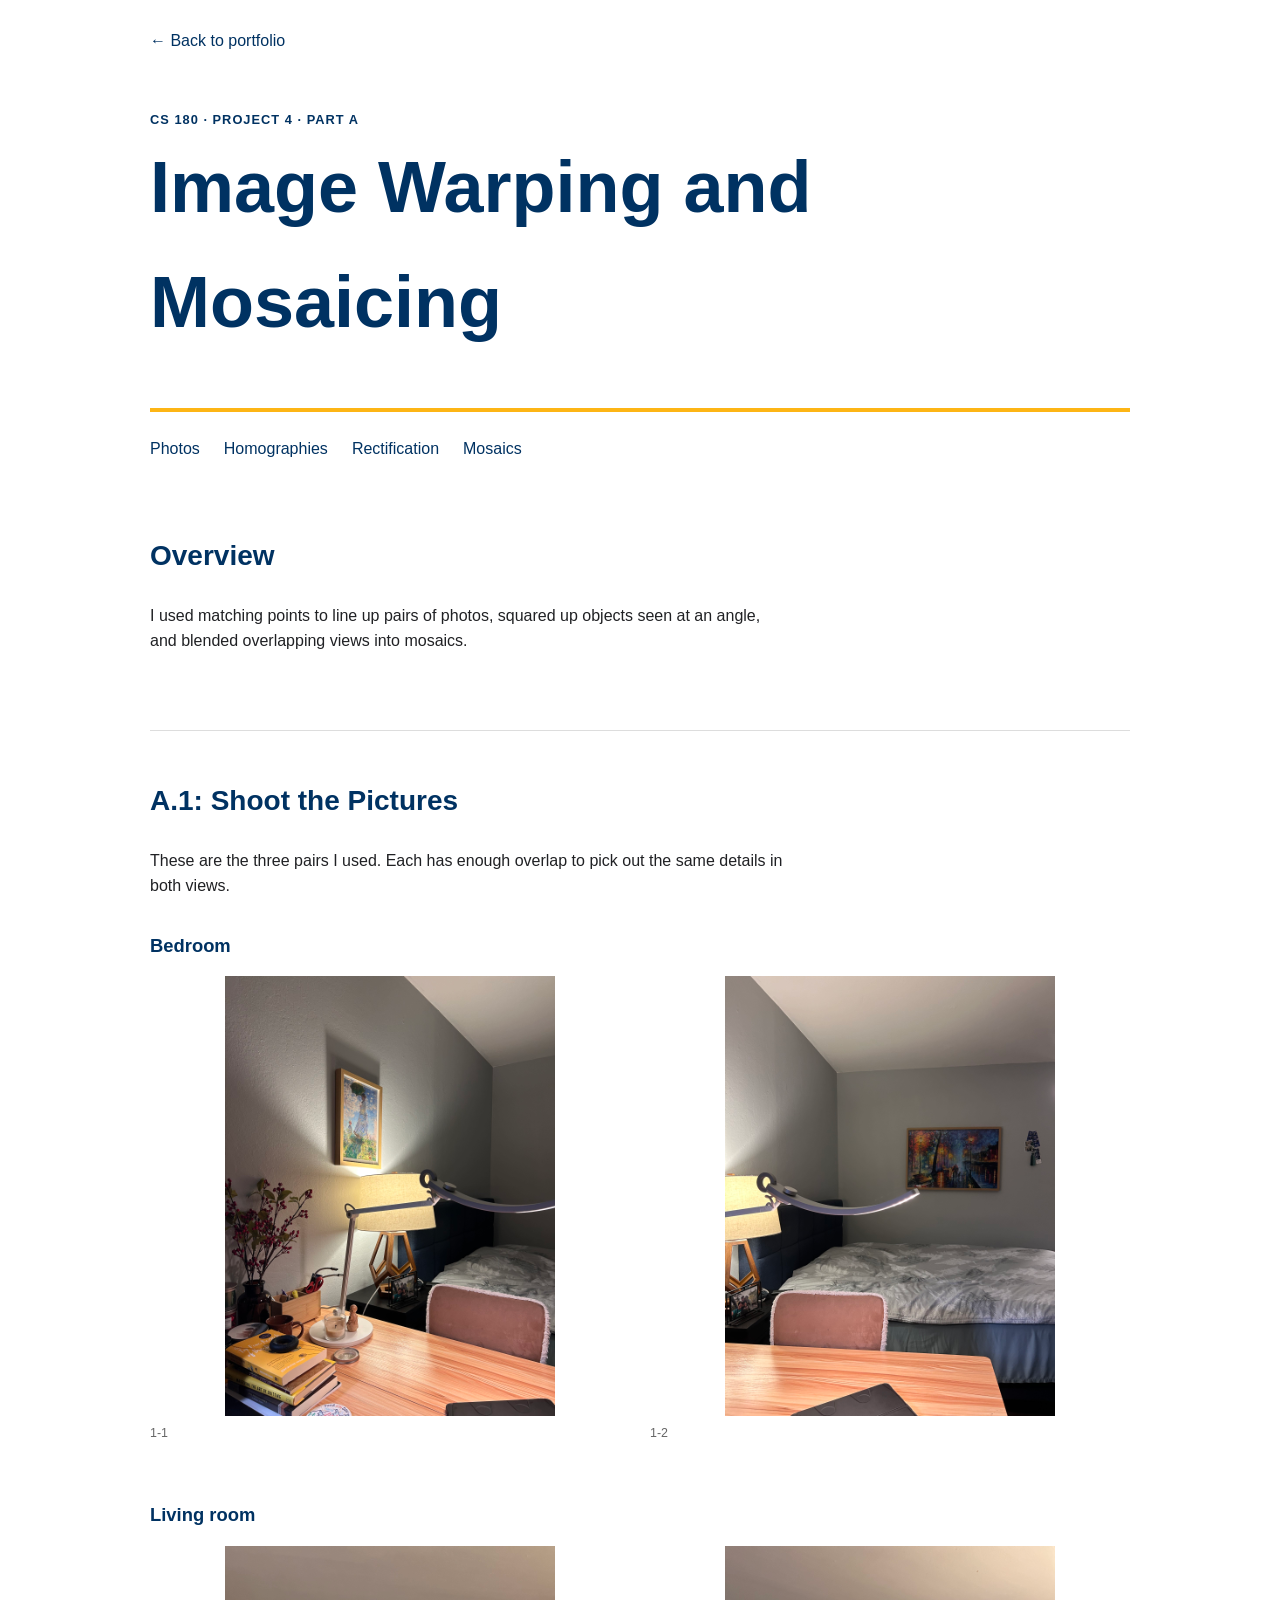
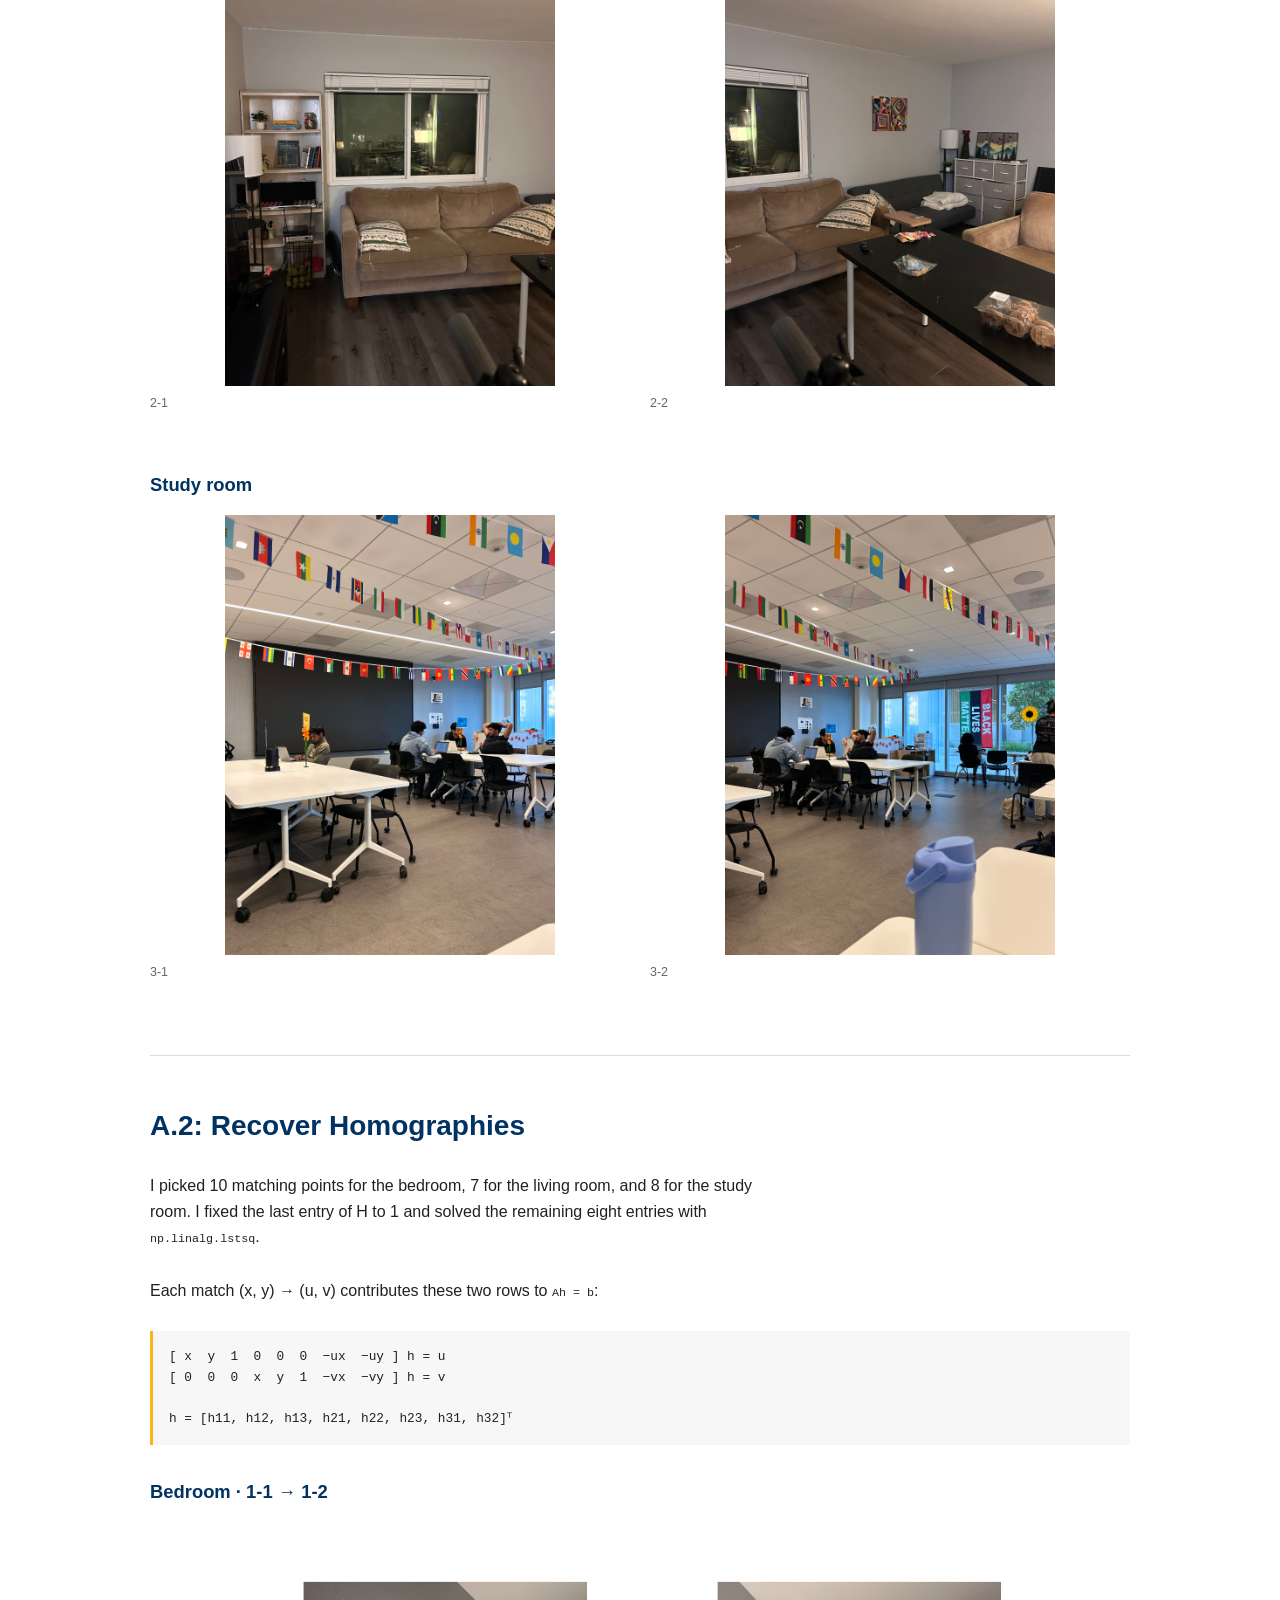
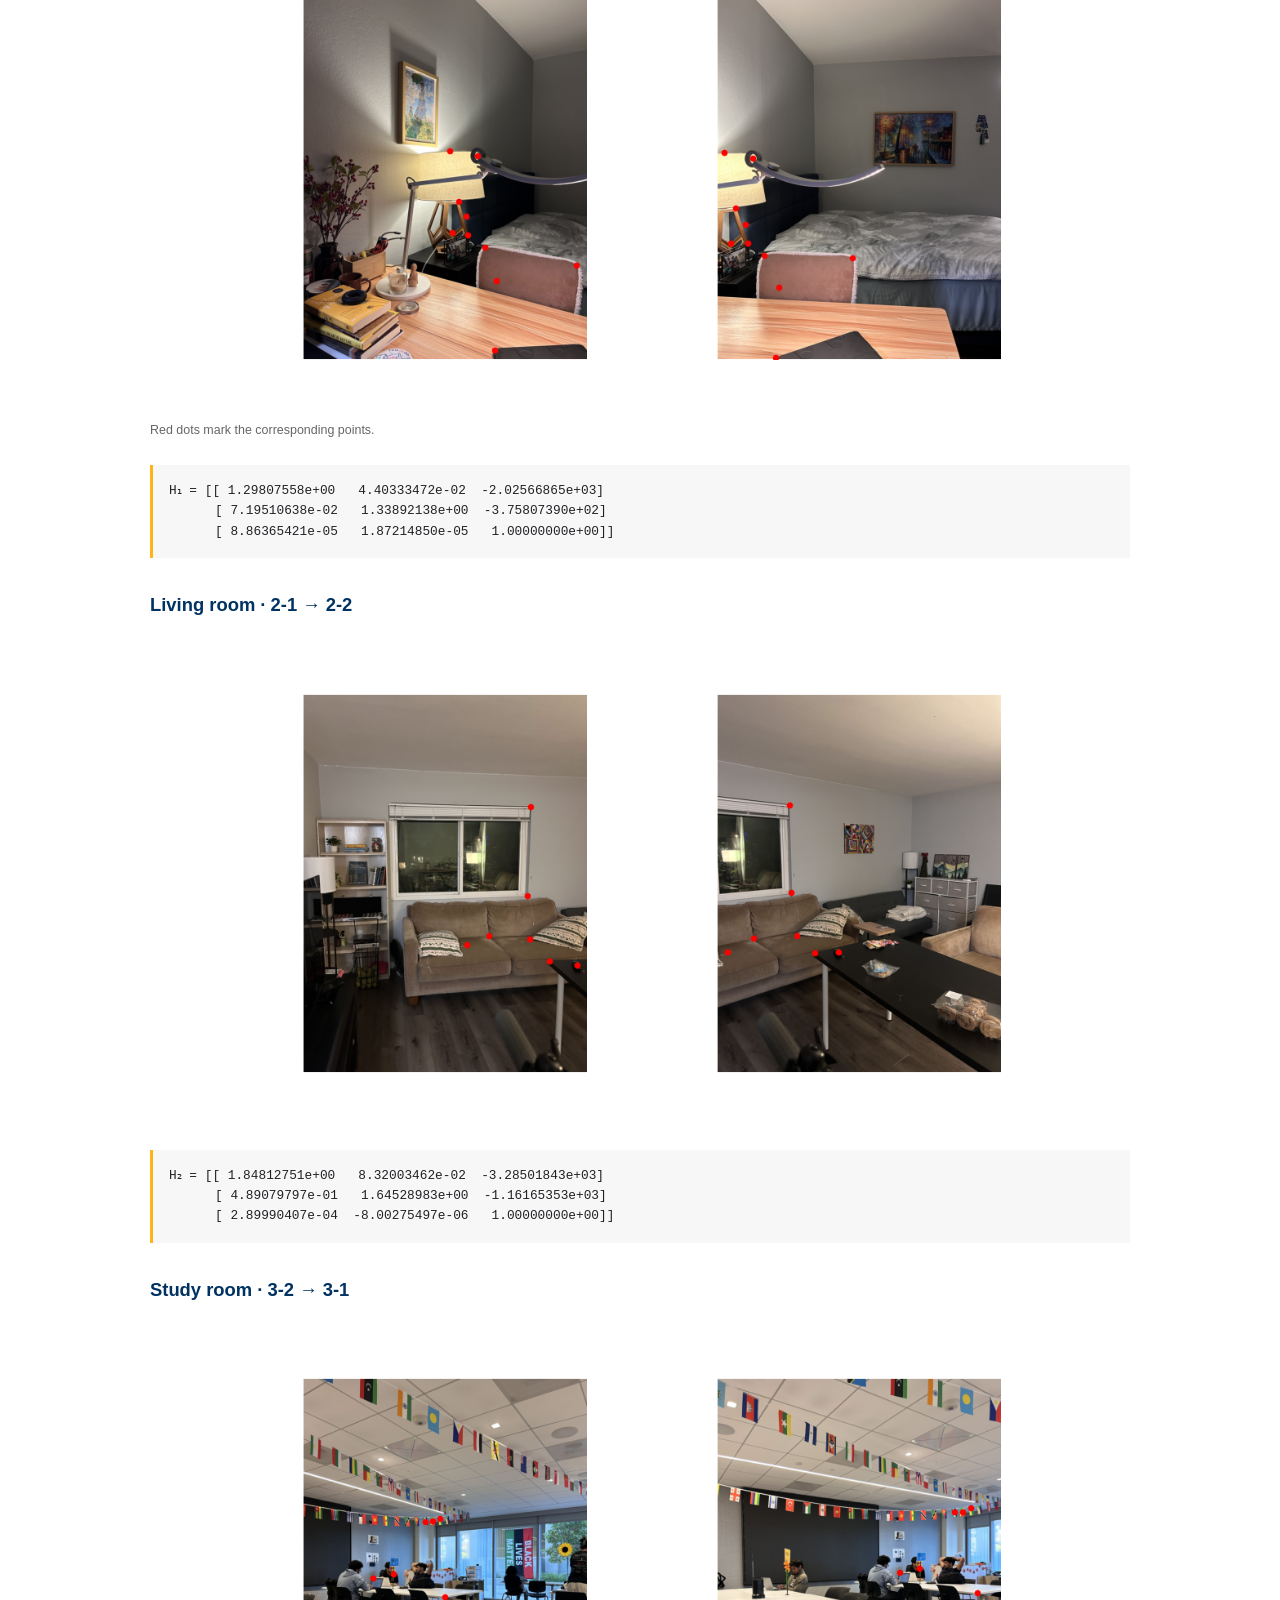
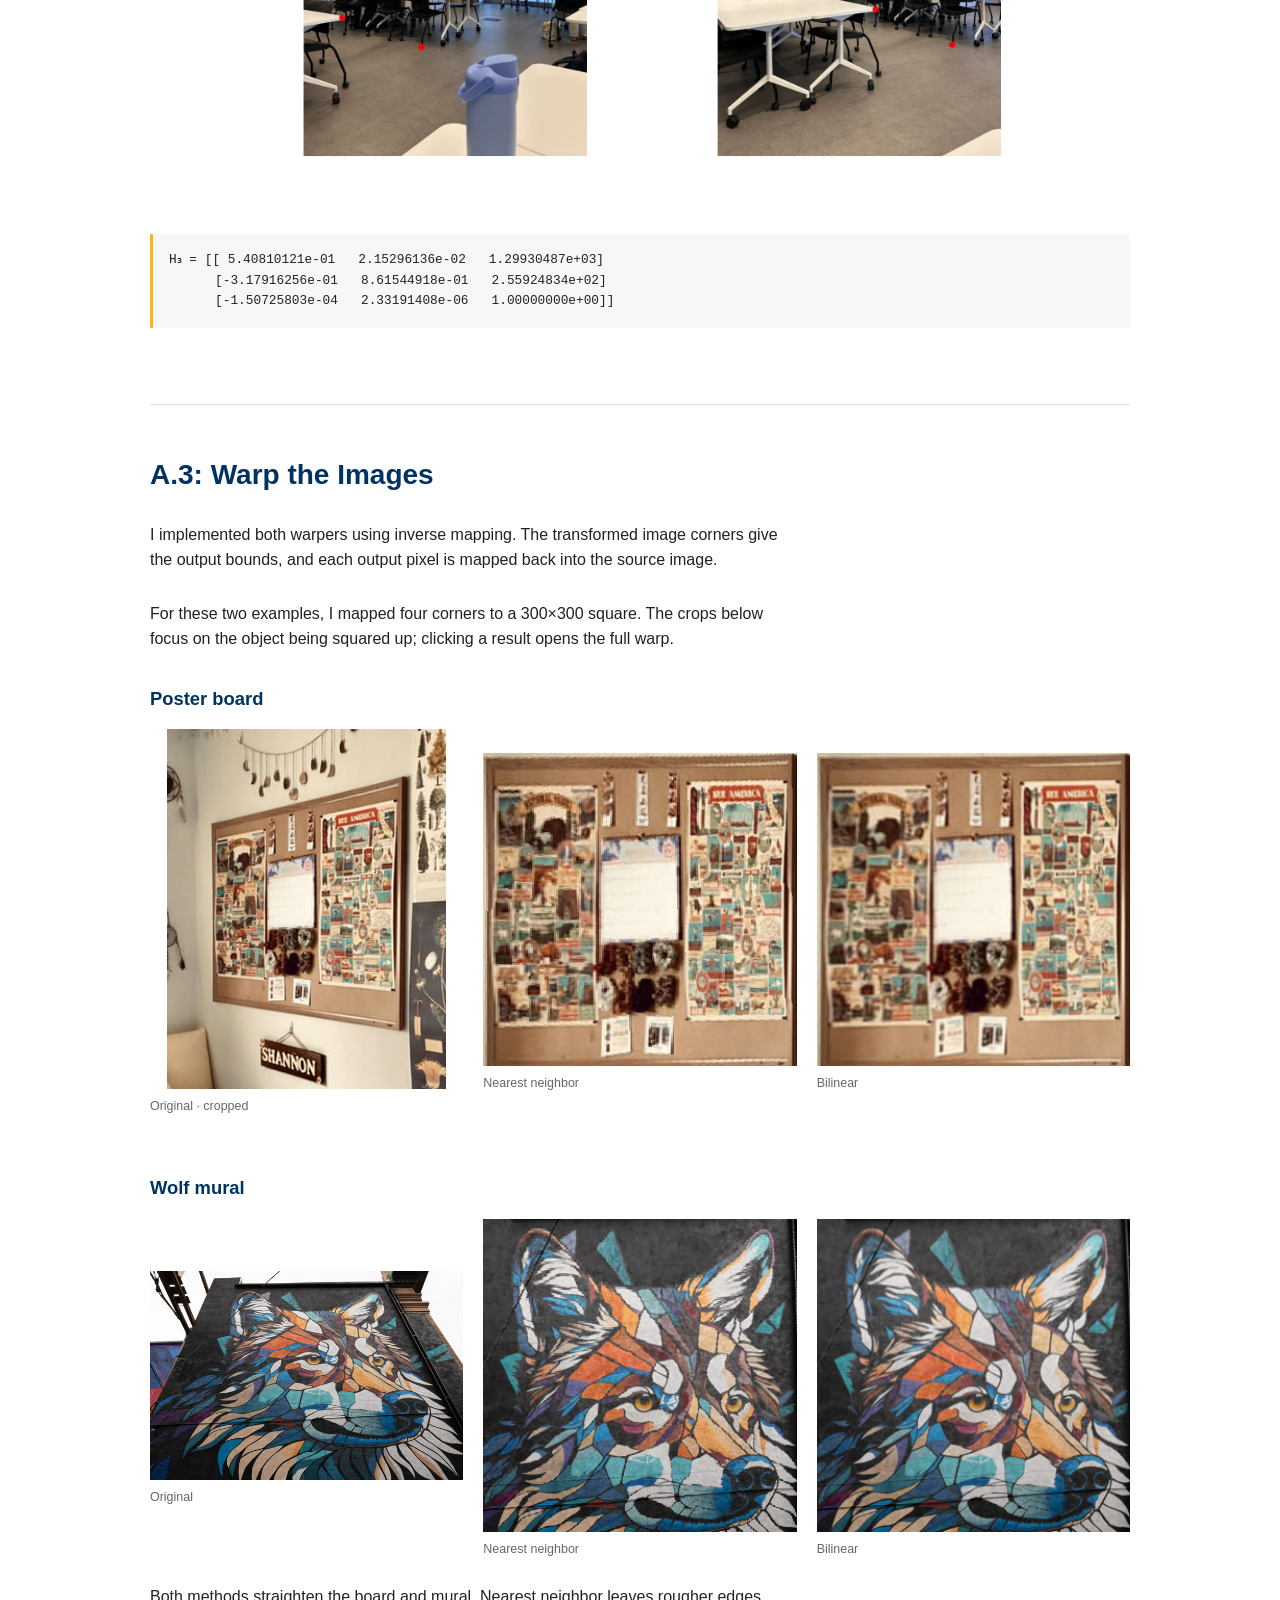
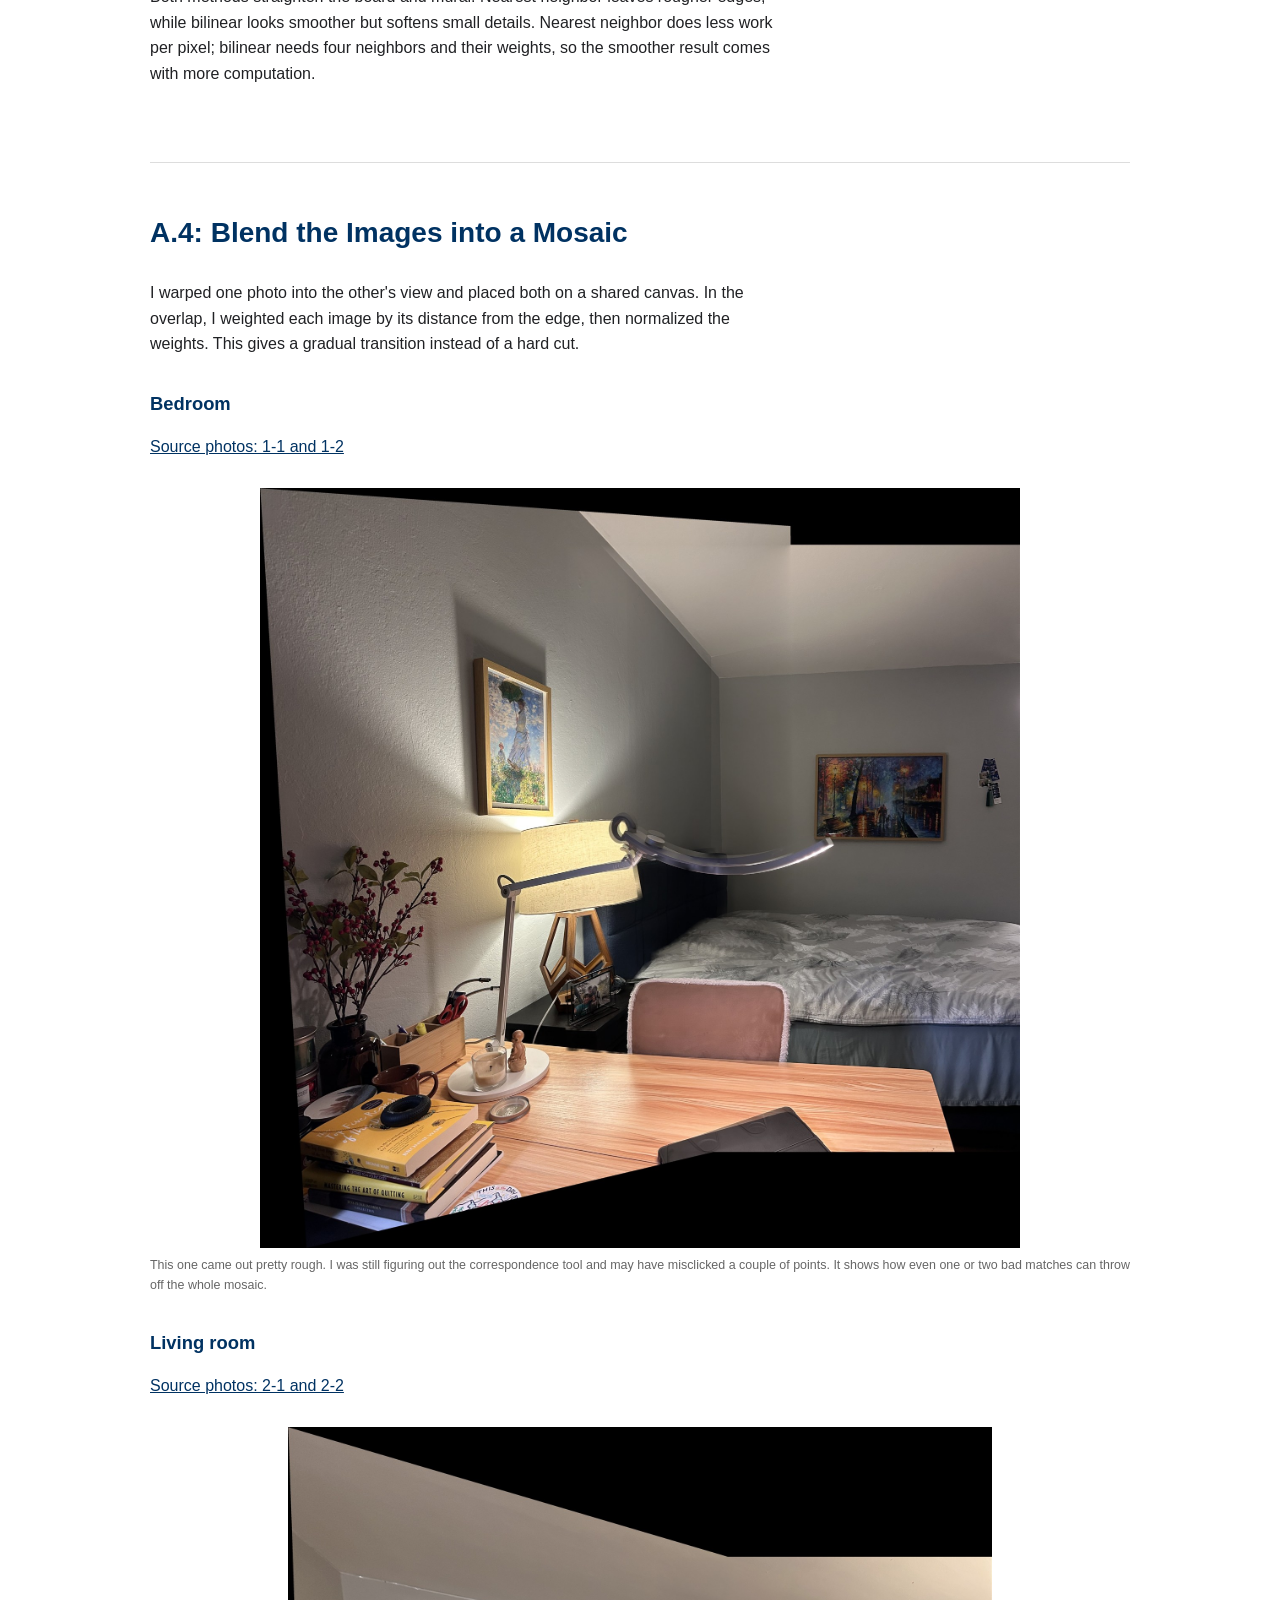
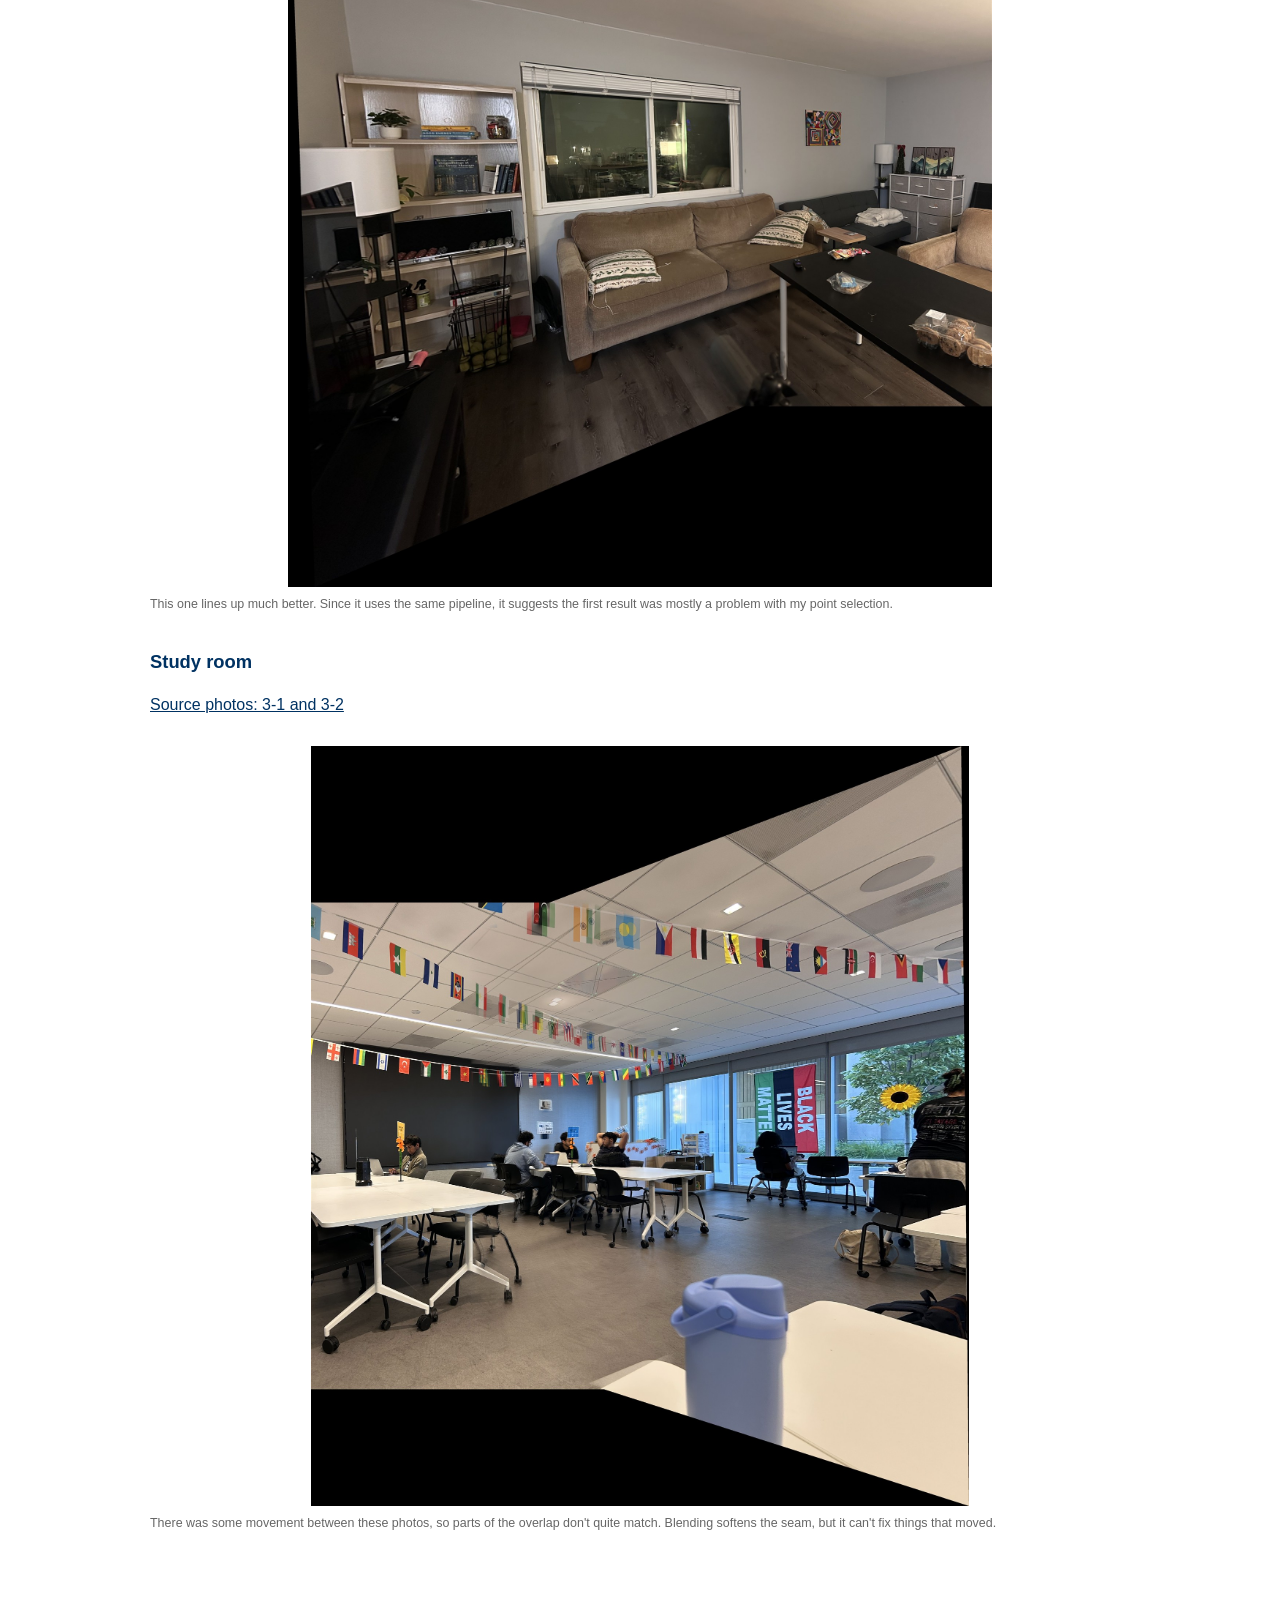
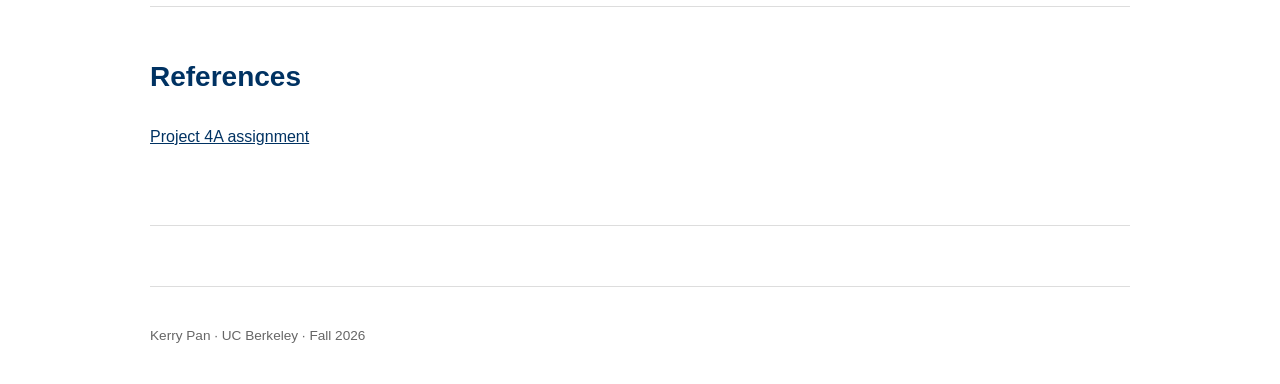
<file: 4/index.html>
<!DOCTYPE html>
<html lang="en">
<head>
    <meta charset="UTF-8">
    <meta name="viewport" content="width=device-width, initial-scale=1.0">
    <meta name="description" content="Kerry Pan's CS 180 Project 4A: homographies, image rectification, and mosaics.">
    <title>Project 4A — Image Warping and Mosaicing</title>
    <link rel="stylesheet" href="../styles.css">
    <link rel="stylesheet" href="../1/project.css">
    <link rel="stylesheet" href="./project.css">
</head>
<body class="wide">
    <nav><a href="../index.html">← Back to portfolio</a></nav>
    <header>
        <p>CS 180 · Project 4 · Part A</p>
        <h1>Image Warping and Mosaicing</h1>
    </header>
    <nav class="contents" aria-label="Project sections">
        <a href="#photos">Photos</a>
        <a href="#homographies">Homographies</a>
        <a href="#rectification">Rectification</a>
        <a href="#mosaics">Mosaics</a>
    </nav>
    <main>
        <section>
            <h2>Overview</h2>
            <p>I used matching points to line up pairs of photos, squared up objects seen at an angle, and blended overlapping views into mosaics.</p>
        </section>

        <section id="photos">
            <h2>A.1: Shoot the Pictures</h2>
            <p>These are the three pairs I used. Each has enough overlap to pick out the same details in both views.</p>
            <h3 id="source-1">Bedroom</h3>
            <div class="gallery two sources">
                <figure><a href="media/1-1.jpg"><img src="media/1-1.jpg" alt="Bedroom source photo 1, showing the desk and lamp"></a><figcaption>1-1</figcaption></figure>
                <figure><a href="media/1-2.jpg"><img src="media/1-2.jpg" alt="Bedroom source photo 2, showing the lamp and bed"></a><figcaption>1-2</figcaption></figure>
            </div>
            <h3 id="source-2">Living room</h3>
            <div class="gallery two sources">
                <figure><a href="media/2-1.jpg"><img src="media/2-1.jpg" alt="Living room source photo 1, facing the window and couch"></a><figcaption>2-1</figcaption></figure>
                <figure><a href="media/2-2.jpg"><img src="media/2-2.jpg" alt="Living room source photo 2, facing the couch and table"></a><figcaption>2-2</figcaption></figure>
            </div>
            <h3 id="source-3">Study room</h3>
            <div class="gallery two sources">
                <figure><a href="media/3-1.jpg"><img src="media/3-1.jpg" alt="Study room source photo 3-1, with tables and ceiling flags"></a><figcaption>3-1</figcaption></figure>
                <figure><a href="media/3-2.jpg"><img src="media/3-2.jpg" alt="Study room source photo 3-2, showing the overlapping tables and flags"></a><figcaption>3-2</figcaption></figure>
            </div>
        </section>

        <section id="homographies">
            <h2>A.2: Recover Homographies</h2>
            <p>I picked 10 matching points for the bedroom, 7 for the living room, and 8 for the study room. I fixed the last entry of H to 1 and solved the remaining eight entries with <code>np.linalg.lstsq</code>.</p>
            <p>Each match (x, y) → (u, v) contributes these two rows to <code>Ah = b</code>:</p>
<pre class="equations">[ x  y  1  0  0  0  −ux  −uy ] h = u
[ 0  0  0  x  y  1  −vx  −vy ] h = v

h = [h11, h12, h13, h21, h22, h23, h31, h32]ᵀ</pre>
            <h3>Bedroom · 1-1 → 1-2</h3>
            <figure><a href="media/correspondences_1.png"><img src="media/correspondences_1.png" alt="Ten manually selected matching points marked in red on the bedroom photos" width="1200" height="600"></a><figcaption>Red dots mark the corresponding points.</figcaption></figure>
<pre class="matrix" aria-label="Bedroom homography">H₁ = [[ 1.29807558e+00   4.40333472e-02  -2.02566865e+03]
      [ 7.19510638e-02   1.33892138e+00  -3.75807390e+02]
      [ 8.86365421e-05   1.87214850e-05   1.00000000e+00]]</pre>
            <h3>Living room · 2-1 → 2-2</h3>
            <figure><a href="media/correspondences_2.png"><img src="media/correspondences_2.png" alt="Seven matching points marked in red on the living room photos" width="1200" height="600"></a></figure>
<pre class="matrix" aria-label="Living room homography">H₂ = [[ 1.84812751e+00   8.32003462e-02  -3.28501843e+03]
      [ 4.89079797e-01   1.64528983e+00  -1.16165353e+03]
      [ 2.89990407e-04  -8.00275497e-06   1.00000000e+00]]</pre>
            <h3>Study room · 3-2 → 3-1</h3>
            <figure><a href="media/correspondences_3.png"><img src="media/correspondences_3.png" alt="Eight matching points marked in red on the study room photos, with 3-2 on the left and 3-1 on the right" width="1200" height="600"></a></figure>
<pre class="matrix" aria-label="Study room homography">H₃ = [[ 5.40810121e-01   2.15296136e-02   1.29930487e+03]
      [-3.17916256e-01   8.61544918e-01   2.55924834e+02]
      [-1.50725803e-04   2.33191408e-06   1.00000000e+00]]</pre>
        </section>

        <section id="rectification">
            <h2>A.3: Warp the Images</h2>
            <p>I implemented both warpers using inverse mapping. The transformed image corners give the output bounds, and each output pixel is mapped back into the source image.</p>
            <p>For these two examples, I mapped four corners to a 300×300 square. The crops below focus on the object being squared up; clicking a result opens the full warp.</p>
            <h3>Poster board</h3>
            <div class="gallery three rectification">
                <figure><a href="media/rectify1.jpg"><img src="media/poster-original.png" alt="Crop of the poster board viewed at an angle" width="310" height="400"></a><figcaption>Original · cropped</figcaption></figure>
                <figure><a href="media/rectify_1_nearest.png"><img src="media/poster-nearest.png" alt="Poster board squared up with nearest-neighbor interpolation" width="301" height="301"></a><figcaption>Nearest neighbor</figcaption></figure>
                <figure><a href="media/rectify_1_bilinear.png"><img src="media/poster-bilinear.png" alt="Poster board squared up with bilinear interpolation" width="301" height="301"></a><figcaption>Bilinear</figcaption></figure>
            </div>
            <h3>Wolf mural</h3>
            <div class="gallery three rectification">
                <figure><a href="media/rectify2.jpg"><img src="media/rectify2.jpg" alt="Wolf mural photographed from below" width="600" height="400"></a><figcaption>Original</figcaption></figure>
                <figure><a href="media/rectify_2_nearest.png"><img src="media/wolf-nearest.png" alt="Wolf mural squared up with nearest-neighbor interpolation" width="301" height="301"></a><figcaption>Nearest neighbor</figcaption></figure>
                <figure><a href="media/rectify_2_bilinear.png"><img src="media/wolf-bilinear.png" alt="Wolf mural squared up with bilinear interpolation" width="301" height="301"></a><figcaption>Bilinear</figcaption></figure>
            </div>
            <p>Both methods straighten the board and mural. Nearest neighbor leaves rougher edges, while bilinear looks smoother but softens small details. Nearest neighbor does less work per pixel; bilinear needs four neighbors and their weights, so the smoother result comes with more computation.</p>
        </section>

        <section id="mosaics">
            <h2>A.4: Blend the Images into a Mosaic</h2>
            <p>I warped one photo into the other's view and placed both on a shared canvas. In the overlap, I weighted each image by its distance from the edge, then normalized the weights. This gives a gradual transition instead of a hard cut.</p>
            <h3>Bedroom</h3>
            <p><a href="#source-1">Source photos: 1-1 and 1-2</a></p>
            <figure class="mosaic"><a href="media/mosaic_1.png"><img src="media/mosaic-1-preview.jpg" alt="Bedroom mosaic with visible misalignment around the lamp"></a><figcaption>This one came out pretty rough. I was still figuring out the correspondence tool and may have misclicked a couple of points. It shows how even one or two bad matches can throw off the whole mosaic.</figcaption></figure>
            <h3>Living room</h3>
            <p><a href="#source-2">Source photos: 2-1 and 2-2</a></p>
            <figure class="mosaic"><a href="media/mosaic_2.png"><img src="media/mosaic-2-preview.jpg" alt="Blended living room mosaic combining the window, couches, and table"></a><figcaption>This one lines up much better. Since it uses the same pipeline, it suggests the first result was mostly a problem with my point selection.</figcaption></figure>
            <h3>Study room</h3>
            <p><a href="#source-3">Source photos: 3-1 and 3-2</a></p>
            <figure class="mosaic"><a href="media/mosaic_3.png"><img src="media/mosaic-3-preview.jpg" alt="Study room mosaic with some ghosting from movement between photos"></a><figcaption>There was some movement between these photos, so parts of the overlap don't quite match. Blending softens the seam, but it can't fix things that moved.</figcaption></figure>
        </section>
        <section>
            <h2>References</h2>
            <p><a href="https://cal-cs180.github.io/fa26/hw/proj3/partA.html">Project 4A assignment</a></p>
        </section>
    </main>
    <footer><p>Kerry Pan · UC Berkeley · Fall 2026</p></footer>
</body>
</html>
</file>
<file: styles.css>
:root {
    --blue: #003262;
    --gold: #fdb515;
    --text: #202124;
    --muted: #666;
    --line: #ddd;
}

* { box-sizing: border-box; }

body {
    width: min(860px, calc(100% - 40px));
    margin: 0 auto;
    color: var(--text);
    background: #fff;
    font-family: Arial, Helvetica, sans-serif;
    line-height: 1.6;
}

header {
    padding: 80px 0 48px;
    border-bottom: 4px solid var(--gold);
}

header h1 {
    margin: 0;
    color: var(--blue);
    font-size: clamp(2.5rem, 8vw, 4.5rem);
}

header p {
    margin: 8px 0 0;
    color: var(--muted);
}

main { padding: 60px 0; }

h2 {
    margin: 0 0 24px;
    color: var(--blue);
    font-size: 1.75rem;
}

.project-list {
    display: grid;
    gap: 12px;
}

.project-list a {
    display: flex;
    justify-content: space-between;
    gap: 20px;
    padding: 22px;
    color: var(--text);
    border: 1px solid var(--line);
    text-decoration: none;
}

.project-list a:hover {
    border-color: var(--blue);
    background: #f7f9fb;
}

.project-list span { color: var(--muted); }

footer {
    padding: 24px 0;
    color: var(--muted);
    border-top: 1px solid var(--line);
    font-size: 0.85rem;
}

@media (max-width: 600px) {
    header { padding-top: 50px; }
    .project-list a { flex-direction: column; }
}
</file>
<file: 1/project.css>
nav {
    padding-top: 28px;
}

nav a {
    color: var(--blue);
    text-decoration: none;
}

header {
    padding-top: 48px;
}

header p:first-child {
    color: var(--blue);
    font-size: 0.8rem;
    font-weight: bold;
    letter-spacing: 0.08em;
    text-transform: uppercase;
}

section {
    padding: 48px 0;
    border-bottom: 1px solid var(--line);
}

section > p {
    max-width: 640px;
    margin: 0 0 28px;
}

code {
    font-size: 0.9em;
}

.prompt {
    margin-bottom: 28px;
    padding: 16px;
    color: var(--muted);
    background: #f7f7f7;
    border-left: 3px solid var(--gold);
}

.gallery {
    display: grid;
    gap: 20px;
}

.gallery.two {
    grid-template-columns: repeat(2, 1fr);
}

.gallery.three {
    grid-template-columns: repeat(3, 1fr);
}

figure {
    margin: 0;
}

figure img,
.placeholder {
    width: 100%;
    aspect-ratio: 4 / 3;
    object-fit: cover;
}

.placeholder {
    display: grid;
    place-items: center;
    color: var(--muted);
    background: #f2f2f2;
    border: 1px dashed #aaa;
    font-size: 0.85rem;
}

figcaption {
    padding-top: 8px;
    color: var(--muted);
    font-size: 0.78rem;
}

@media (max-width: 650px) {
    .gallery.two,
    .gallery.three {
        grid-template-columns: 1fr;
    }
}
</file>
<file: 2/project.css>
body.wide {
    width: min(980px, calc(100% - 40px));
}

h3 {
    margin: 28px 0 12px;
    color: var(--blue);
    font-size: 1.15rem;
}

pre {
    margin: 0 0 28px;
    padding: 16px;
    overflow-x: auto;
    background: #f7f7f7;
    border-left: 3px solid var(--gold);
    font-size: 0.78rem;
    line-height: 1.45;
}

.compare {
    display: grid;
    grid-template-columns: repeat(3, 1fr);
    gap: 20px;
}

.compare figure img {
    width: 100%;
    height: auto;
    max-height: 280px;
    object-fit: contain;
    background: #f6f6f6;
}

.gallery.four {
    grid-template-columns: repeat(4, 1fr);
}

.gallery.five {
    grid-template-columns: repeat(5, 1fr);
}

.gallery figure img {
    aspect-ratio: auto;
    height: auto;
    max-height: 280px;
    object-fit: contain;
    background: #f6f6f6;
}

.gallery.wide figure img {
    width: 40%;
    max-height: none;
}

figure.solo {
    max-width: 520px;
    margin: 0 0 8px;
}

figure.solo img {
    width: 100%;
    height: auto;
    aspect-ratio: auto;
    object-fit: contain;
    background: #f6f6f6;
}

@media (max-width: 800px) {
    .gallery.four,
    .gallery.five {
        grid-template-columns: repeat(2, 1fr);
    }
}

@media (max-width: 650px) {
    .compare,
    .gallery.four,
    .gallery.five {
        grid-template-columns: 1fr;
    }
}
</file>
<file: 3/project.css>
body.wide { width: min(980px, calc(100% - 40px)); }
main { padding-top: 12px; }
a { color: var(--blue); }
.contents { display: flex; flex-wrap: wrap; gap: 12px 24px; padding: 24px 0 12px; }
.part-title { padding-top: 64px; border-bottom: 4px solid var(--gold); }
.part-title h2 { margin-bottom: 12px; font-size: 2rem; }
h3 { margin: 32px 0 12px; color: var(--blue); font-size: 1.15rem; }
figure { margin-bottom: 24px; }
figure img { display: block; width: 100%; height: auto; aspect-ratio: auto; object-fit: contain; }
figure a { display: block; }
figcaption { padding-top: 8px; }
.stack { display: grid; gap: 12px; }
.stack figure { margin-bottom: 8px; }
.original { max-width: 280px; }
.loss { max-width: 620px; }
.gallery { align-items: start; }
.gallery.three { gap: 12px; }
.hybrid { display: grid; grid-template-columns: minmax(0, 512px) 1fr; align-items: center; gap: 40px; }
.hybrid .distant img { width: 64px; }
section { scroll-margin-top: 24px; }
@media (max-width: 650px) {
    .hybrid { grid-template-columns: minmax(0, 1fr) 80px; gap: 16px; }
    .contents { gap: 10px 18px; }
}
@media print {
    body.wide { width: 100%; font-size: 10pt; }
    nav, .contents { display: none; }
    header { padding: 12px 0; }
    header h1 { font-size: 30pt; }
    main { padding: 0; }
    section { padding: 20px 0; }
    figure { break-inside: avoid; }
    h2, h3 { break-after: avoid; }
    .part-title { break-before: page; }
}
</file>
<file: 4/project.css>
body.wide { width: min(980px, calc(100% - 40px)); }
main { padding-top: 12px; }
a { color: var(--blue); }
.contents { display: flex; flex-wrap: wrap; gap: 12px 24px; padding: 24px 0 12px; }
h3 { margin: 32px 0 16px; color: var(--blue); font-size: 1.15rem; }
section { scroll-margin-top: 24px; }
figure { margin-bottom: 24px; }
figure img { display: block; width: 100%; height: auto; aspect-ratio: auto; object-fit: contain; }
.sources img { max-height: 440px; }
.rectification { align-items: center; }
.rectification img { max-height: 360px; }
.matrix, .equations { margin: 12px 0 28px; padding: 16px; background: #f7f7f7; border-left: 3px solid var(--gold); overflow-x: auto; font-size: 0.8rem; line-height: 1.6; }
.placeholder { min-height: 260px; aspect-ratio: 2 / 1; }
.mosaic img { max-height: 760px; }
@media print {
    body.wide { width: 100%; font-size: 10pt; }
    nav { display: none; }
    header { padding: 12px 0; }
    header h1 { font-size: 30pt; }
    main { padding: 0; }
    section { padding: 20px 0; }
    figure, pre { break-inside: avoid; }
    h2, h3 { break-after: avoid; }
}
</file>
